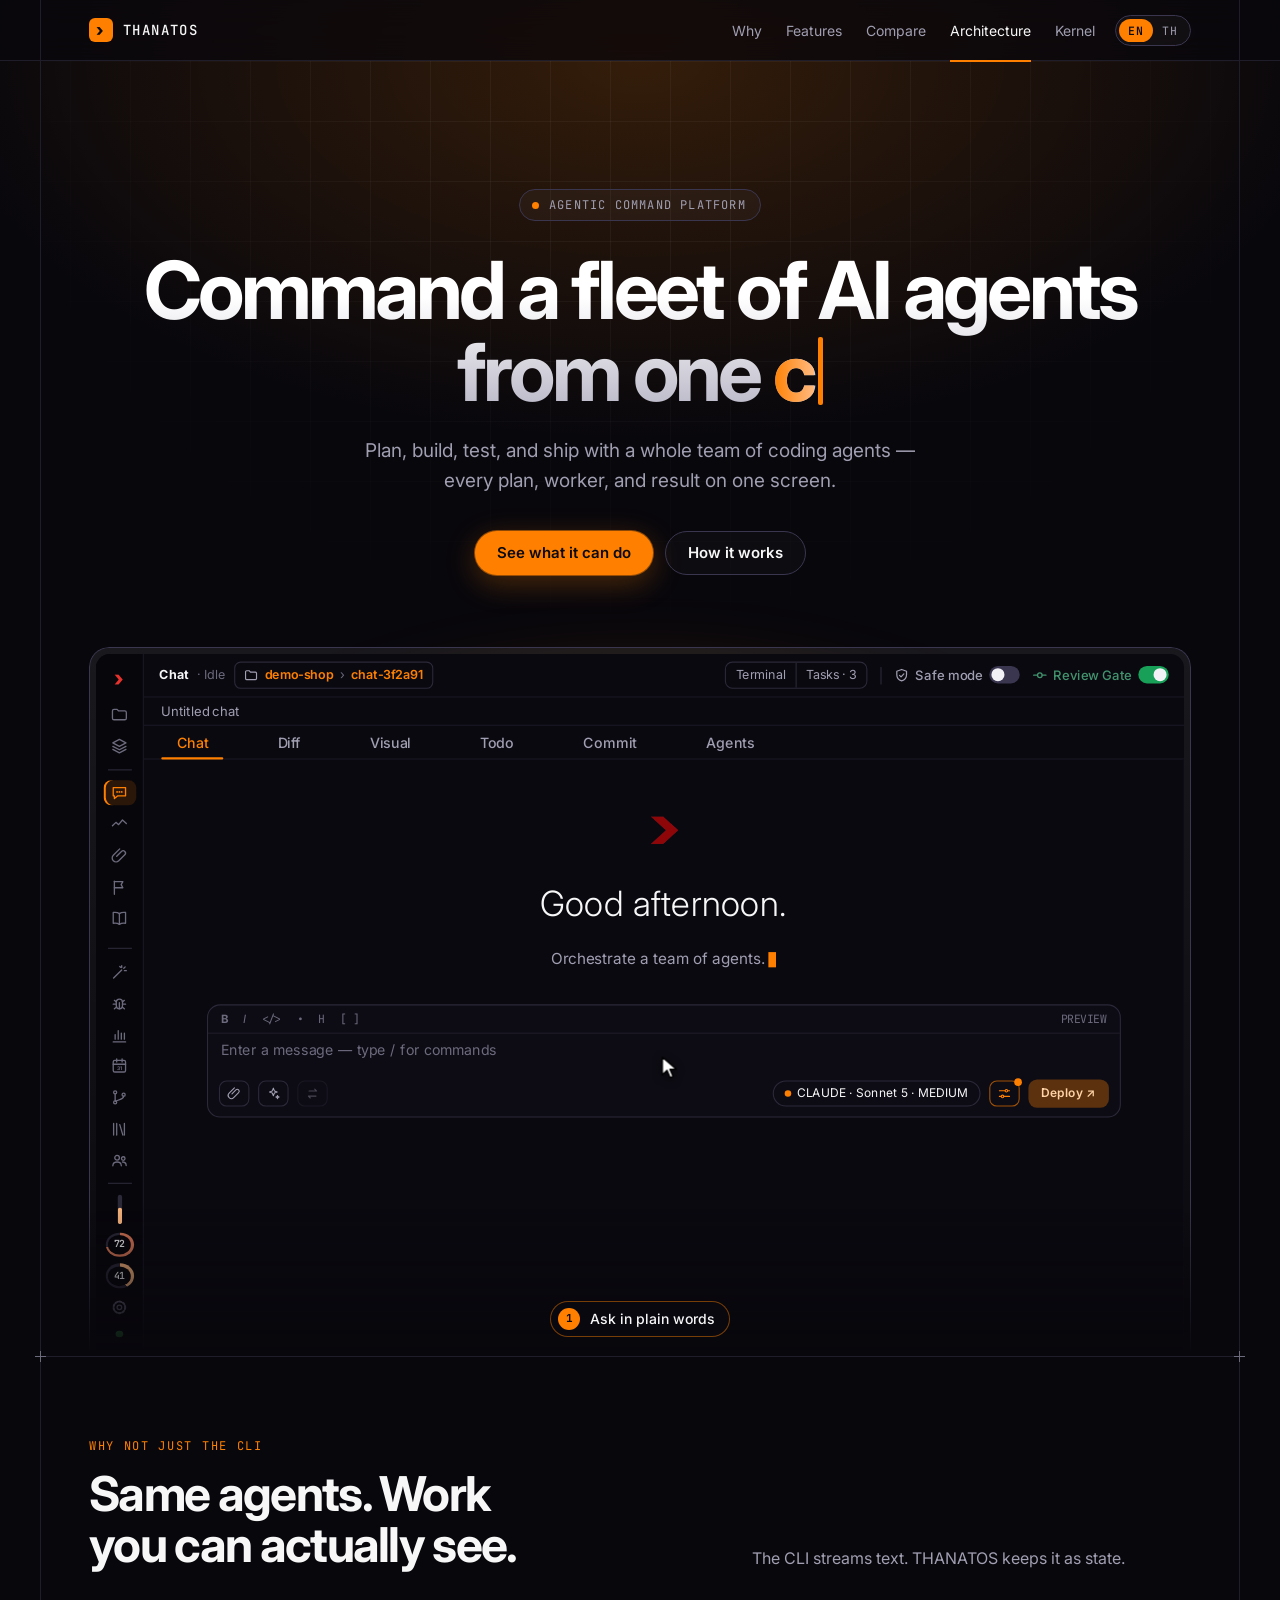
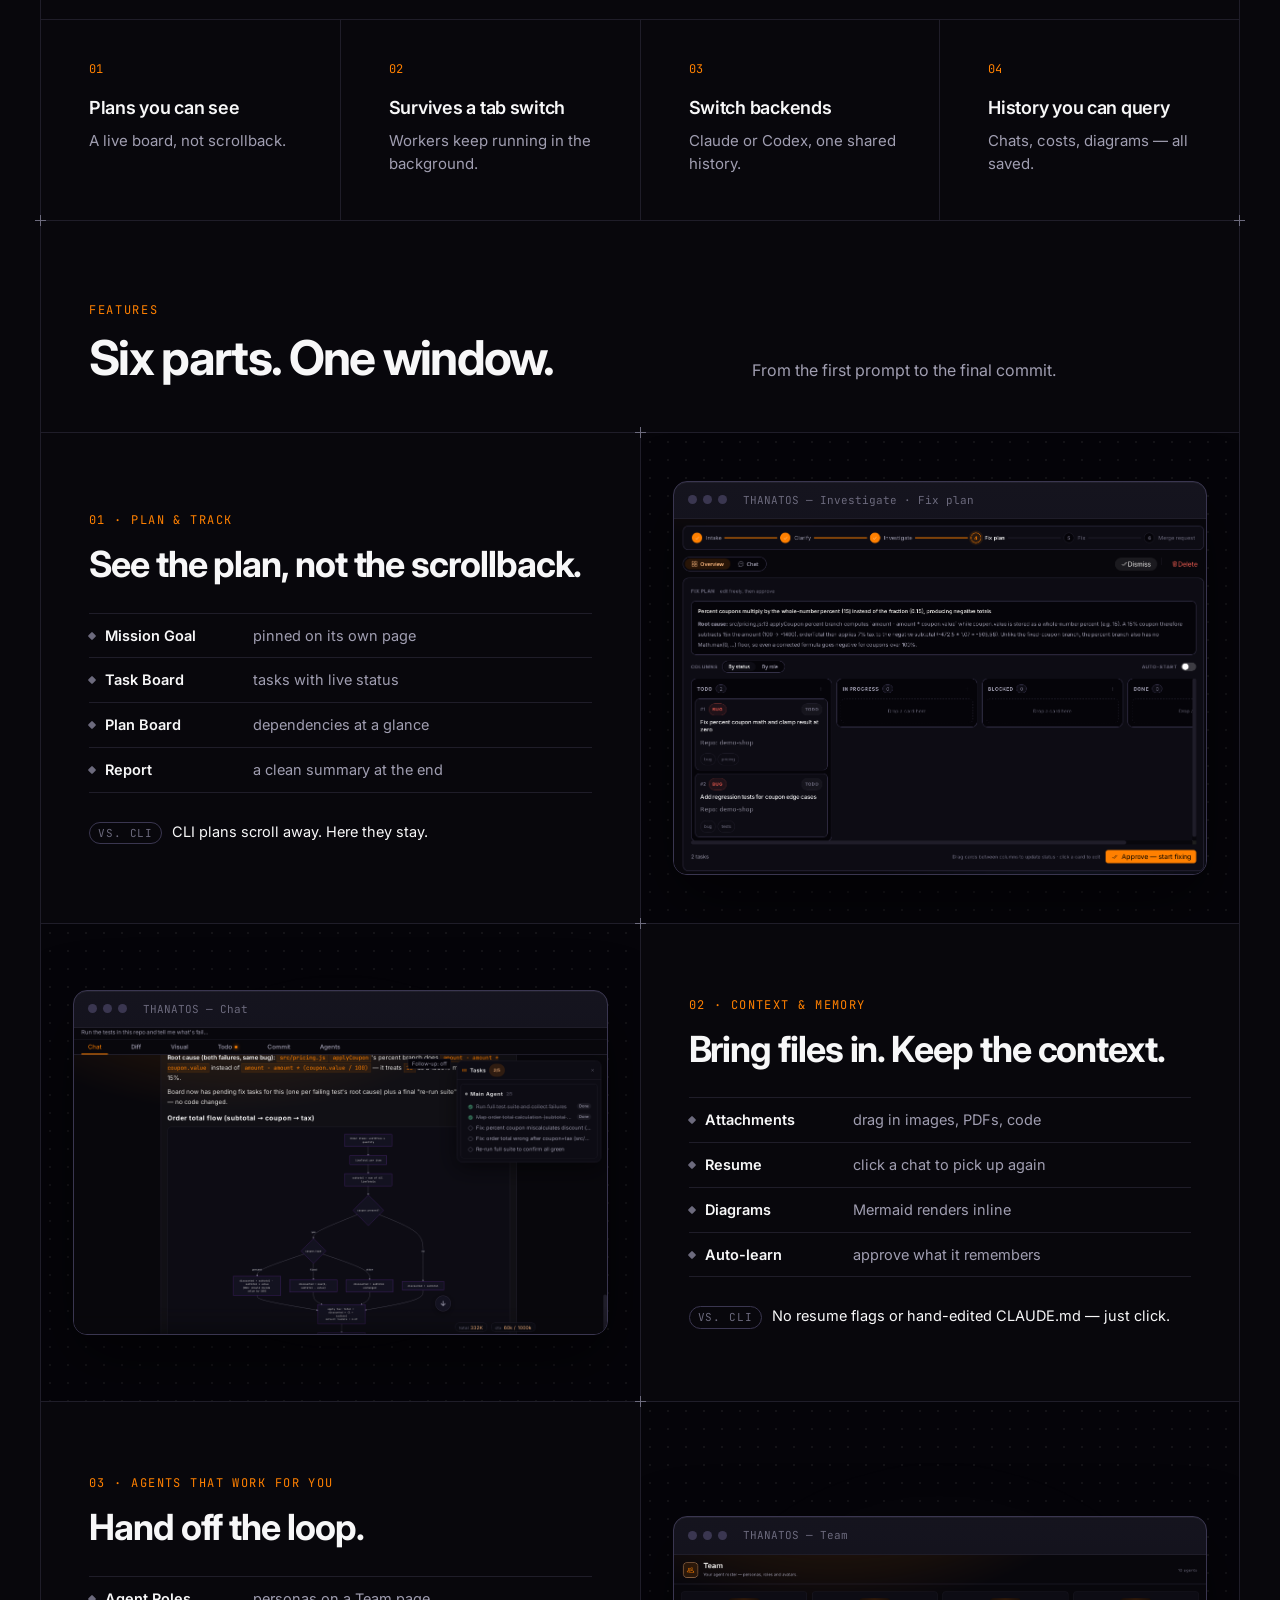
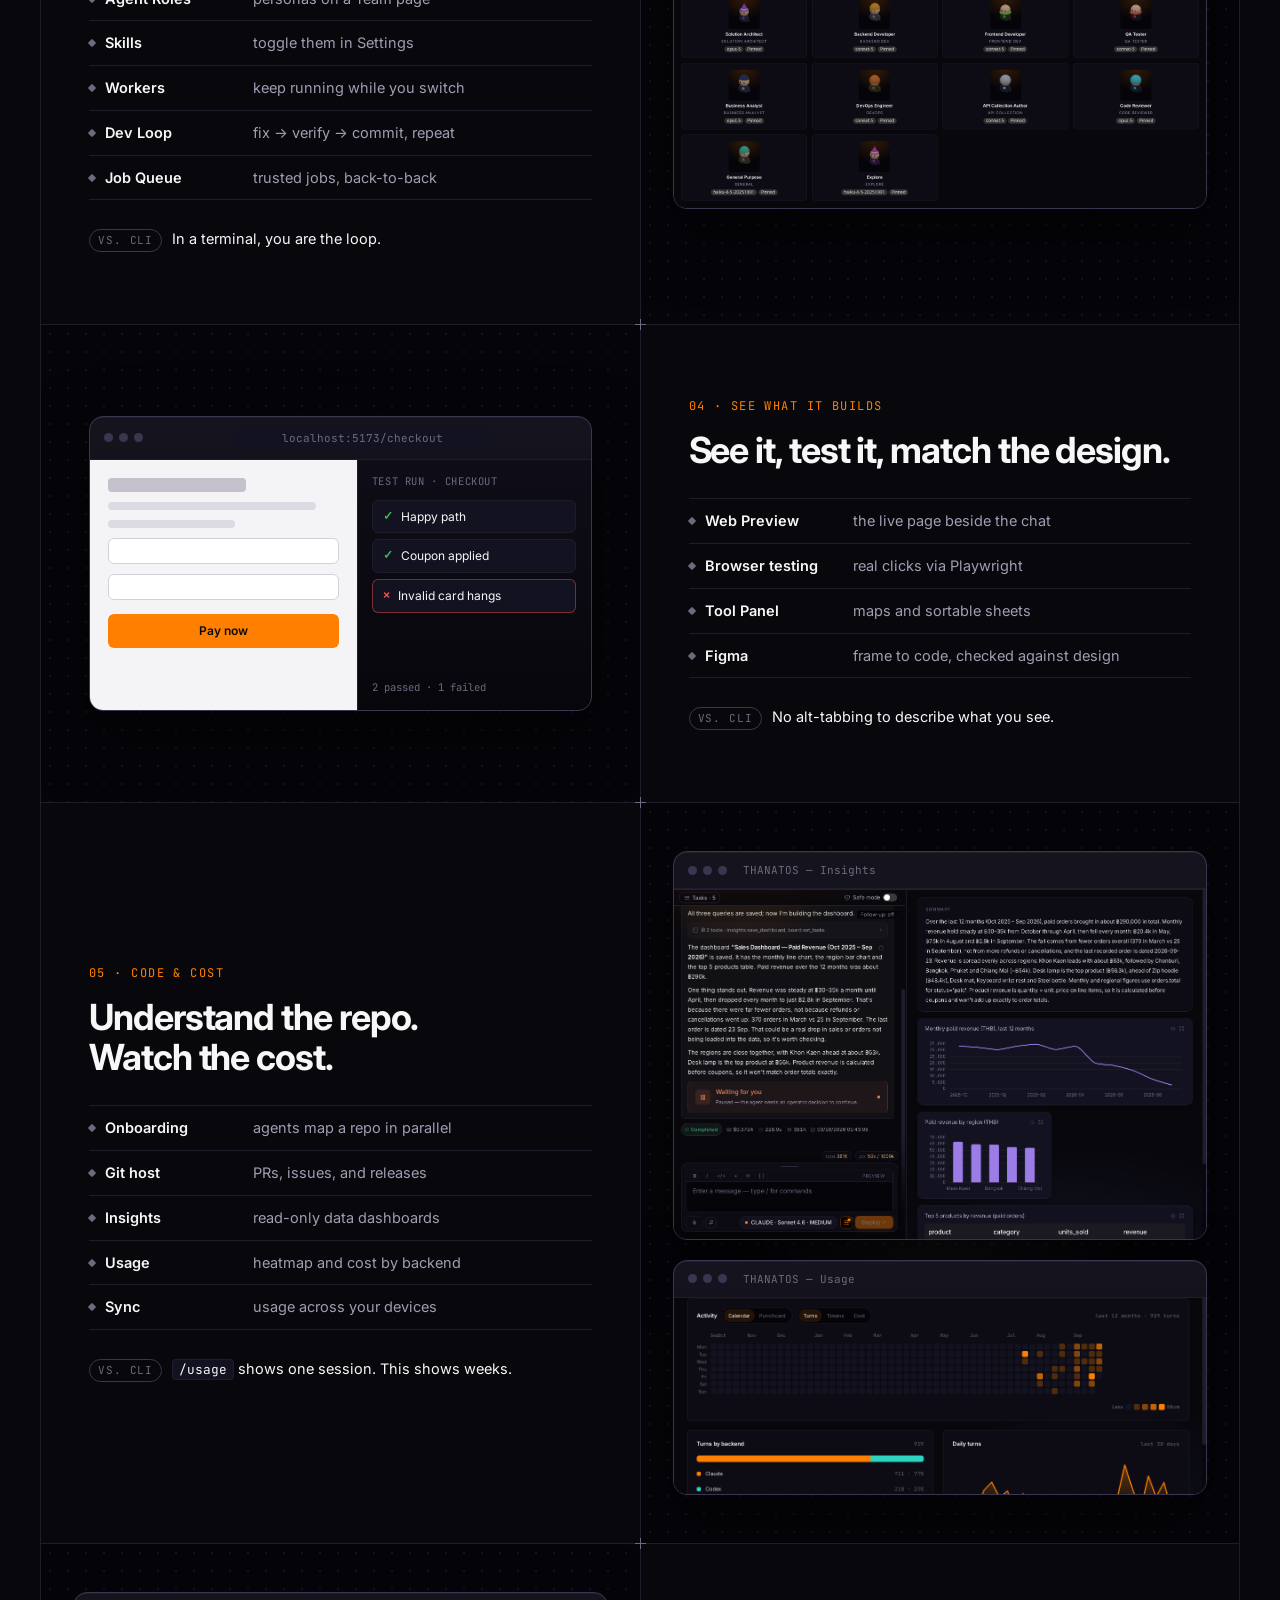
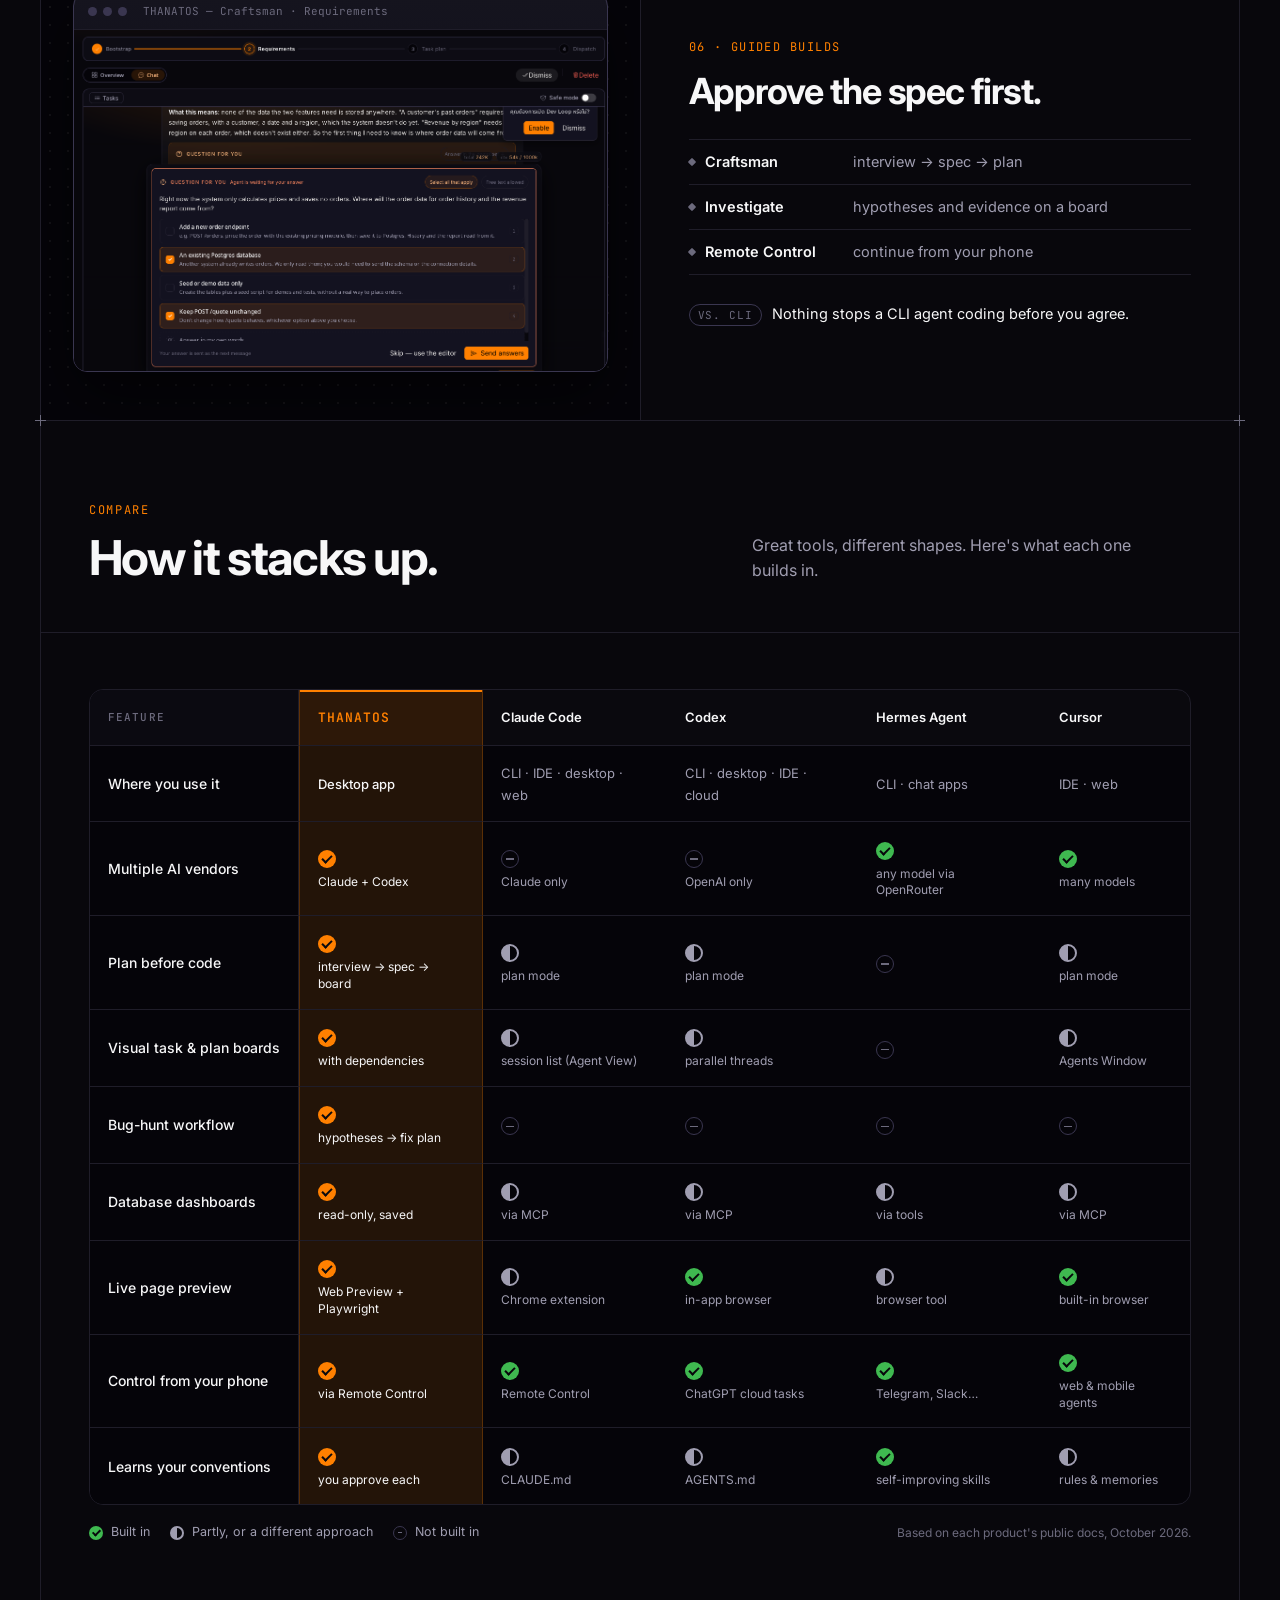
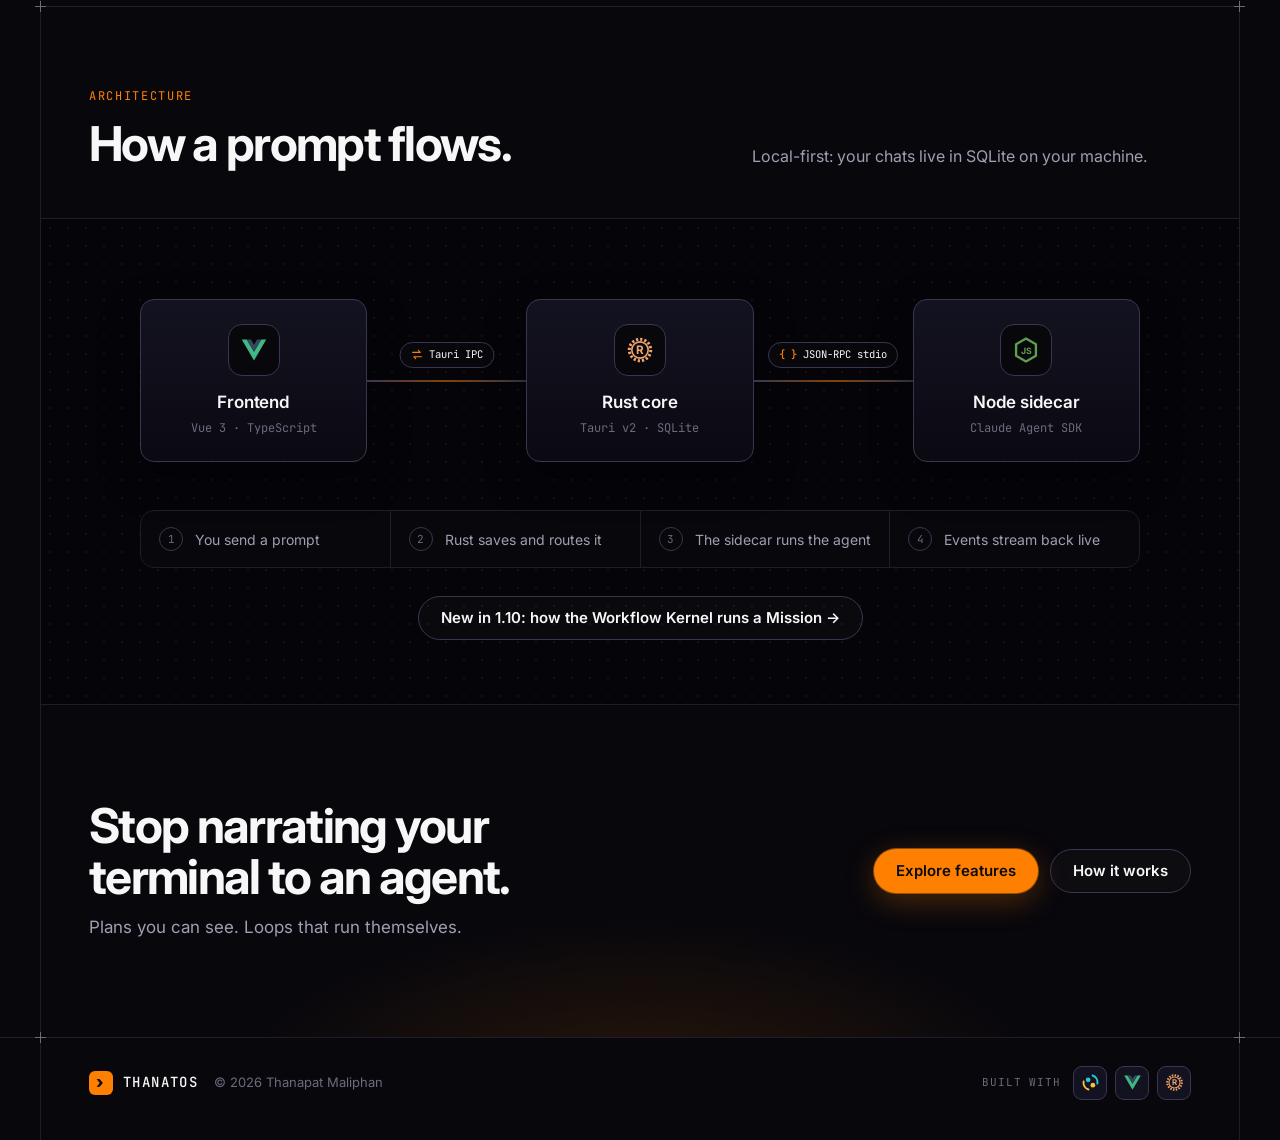
<file: index.html>
<!doctype html>
<html lang="en">
<head>
  <meta charset="utf-8">
  <meta name="viewport" content="width=device-width, initial-scale=1">
  <title>THANATOS — Agentic Command Platform</title>
  <meta name="description" content="Command a fleet of AI agents from one cockpit. Plan, build, test, and ship with a whole team of coding agents.">
  <meta property="og:title" content="THANATOS — Agentic Command Platform">
  <meta property="og:description" content="Command a fleet of AI agents from one cockpit.">
  <meta property="og:image" content="assets/og-image.png">
  <link rel="preconnect" href="https://fonts.googleapis.com">
  <link rel="preconnect" href="https://fonts.gstatic.com" crossorigin>
  <link rel="stylesheet" href="https://fonts.googleapis.com/css2?family=Inter:wght@400;500;600;700&family=IBM+Plex+Sans+Thai:wght@400;500;600;700&family=JetBrains+Mono:wght@400;500&display=swap">
  <link rel="stylesheet" href="assets/tokens.css">
  <link rel="stylesheet" href="styles.css">
  <link rel="stylesheet" href="demo.css">
  <script>document.documentElement.classList.add("js");</script>
</head>
<body>
  <div class="page-glow" aria-hidden="true"></div>

  <nav id="site-nav" aria-label="Primary">
    <div class="nav-inner">
      <a class="nav-logo" href="#hero"><span class="nav-mark" aria-hidden="true">›</span>THANATOS</a>
      <button class="nav-toggle" type="button" aria-controls="primary-nav-links" aria-expanded="false" aria-label="Open navigation" data-i18n-aria="nav.menu">
        <span aria-hidden="true"></span><span aria-hidden="true"></span><span aria-hidden="true"></span>
      </button>
      <div class="nav-links" id="primary-nav-links">
        <a href="#why-not-cli" data-i18n="nav.why">Why</a>
        <a href="#features" data-i18n="nav.features">Features</a>
        <a href="#compare" data-i18n="nav.compare">Compare</a>
        <a href="#architecture" data-i18n="nav.arch">Architecture</a>
        <a href="kernel.html" data-i18n="nav.kernel">Kernel</a>
      </div>
      <div class="lang-switch" role="group" aria-label="Language" data-i18n-aria="lang.label">
        <button type="button" data-lang="en" aria-pressed="true">EN</button>
        <button type="button" data-lang="th" aria-pressed="false">TH</button>
      </div>
    </div>
  </nav>

  <main class="frame">

    <section id="hero" class="hero">
      <div class="hero-grid" aria-hidden="true"></div>
      <div class="hero-inner">
        <p class="hero-eyebrow"><span class="pulse-dot" aria-hidden="true"></span><span data-i18n="hero.eyebrow">Agentic Command Platform</span></p>
        <h1 class="hero-title" data-i18n-aria="hero.aria" aria-label="Command a fleet of AI agents from one cockpit.">
          <span aria-hidden="true"><span data-i18n-html="hero.lead">Command a fleet of AI agents<br> from one </span><span class="type-word" data-i18n-words="hero.words" data-words="cockpit.|command center.|mission control.">cockpit.</span><span class="type-caret"></span></span>
        </h1>
        <p class="hero-sub" data-i18n="hero.sub">Plan, build, test, and ship with a whole team of coding agents&nbsp;— every plan, worker, and result on one screen.</p>
        <div class="hero-cta">
          <a class="btn btn-primary" href="#features" data-i18n="hero.cta1">See what it can do</a>
          <a class="btn btn-ghost" href="#architecture" data-i18n="hero.cta2">How it works</a>
        </div>
      </div>
      <div class="hero-shot-cell">
        <div class="demo-caption" aria-hidden="true"><span class="d-step">1</span><span class="d-caption-text"></span></div>
        <div class="hero-shot-wrap">
          <img class="hero-shot" data-i18n-alt="hero.alt" src="assets/screenshots/app-main.png" alt="THANATOS main chat view with the composer, backend picker, and usage panel" loading="eager" width="1500" height="900">
          <div class="demo" role="img" aria-label="Looping demo: chatting with a THANATOS agent. It sets a Mission Goal and Task board, asks a question in the composer, edits the page live in a web panel, asks permission for a shell command, runs freely after Full access is confirmed, and waits at the Review Gate before committing. With Claude's usage nearly full, it hands the chat off to Codex, which builds a payment flow; the goal recheck flags one unfinished item, and when Codex hits its session limit, Auto-continue counts down to resume." data-i18n-aria="demo.aria">
            <div class="demo-stage">
              <div class="d-rail" aria-hidden="true">
                <span class="d-logo">›</span>
                <span class="d-ri"><svg viewBox="0 0 24 24" fill="none" stroke="currentColor" stroke-width="1.7" stroke-linecap="round" stroke-linejoin="round"><path d="M3 7.5a2 2 0 012-2h4l2 2h8a2 2 0 012 2V17a2 2 0 01-2 2H5a2 2 0 01-2-2z"/></svg></span><span class="d-ri"><svg viewBox="0 0 24 24" fill="none" stroke="currentColor" stroke-width="1.7" stroke-linecap="round" stroke-linejoin="round"><path d="M12 3.5l8.5 4.5L12 12.5 3.5 8z"/><path d="M3.5 12.5L12 17l8.5-4.5"/><path d="M3.5 16.5L12 21l8.5-4.5"/></svg></span>
                <span class="d-rdiv"></span>
                <span class="d-ri on"><svg viewBox="0 0 24 24" fill="none" stroke="currentColor" stroke-width="1.7" stroke-linecap="round" stroke-linejoin="round"><path d="M4 5.5h16v10.5H10l-4.5 3.5V16H4z"/><path d="M9 11h.01M12 11h.01M15 11h.01" stroke-width="2.4"/></svg></span><span class="d-ri"><svg viewBox="0 0 24 24" fill="none" stroke="currentColor" stroke-width="1.7" stroke-linecap="round" stroke-linejoin="round"><path d="M3 14l4.5-4.5 3.5 3 5-6 5 4.5"/></svg></span><span class="d-ri"><svg viewBox="0 0 24 24" fill="none" stroke="currentColor" stroke-width="1.7" stroke-linecap="round" stroke-linejoin="round"><path d="M8.5 12.5l6.2-6.2a3 3 0 014.3 4.3l-7.8 7.8a5 5 0 01-7.1-7.1L12.4 3"/></svg></span><span class="d-ri"><svg viewBox="0 0 24 24" fill="none" stroke="currentColor" stroke-width="1.7" stroke-linecap="round" stroke-linejoin="round"><path d="M5.5 21V4"/><path d="M5.5 4.5h11l-2.2 4 2.2 4h-11"/></svg></span><span class="d-ri"><svg viewBox="0 0 24 24" fill="none" stroke="currentColor" stroke-width="1.7" stroke-linecap="round" stroke-linejoin="round"><path d="M12 6.5C10 5 7 4.5 4 5v14c3-.5 6 0 8 1.5 2-1.5 5-2 8-1.5V5c-3-.5-6 0-8 1.5z"/><path d="M12 6.5V20"/></svg></span>
                <span class="d-spacer"></span>
                <span class="d-rdiv"></span>
                <span class="d-ri"><svg viewBox="0 0 24 24" fill="none" stroke="currentColor" stroke-width="1.7" stroke-linecap="round" stroke-linejoin="round"><path d="M4.5 19.5L15 9"/><path d="M15 3.5v2.5M19.5 5l-1.8 1.8M21 10h-2.5M12.5 4.5l1 1"/></svg></span><span class="d-ri"><svg viewBox="0 0 24 24" fill="none" stroke="currentColor" stroke-width="1.7" stroke-linecap="round" stroke-linejoin="round"><path d="M8 10a4 4 0 018 0v4.5a4 4 0 01-8 0z"/><path d="M12 10.5v8M4 12.5h4M16 12.5h4M5.5 7.5L8 9.5M18.5 7.5L16 9.5M5.5 18.5L8 16.5M18.5 18.5L16 16.5"/></svg></span><span class="d-ri"><svg viewBox="0 0 24 24" fill="none" stroke="currentColor" stroke-width="1.7" stroke-linecap="round" stroke-linejoin="round"><path d="M4 20.5h16"/><path d="M6.5 17V11M10.5 17V6M14.5 17v-8M18.5 17V9"/></svg></span><span class="d-ri"><svg viewBox="0 0 24 24" fill="none" stroke="currentColor" stroke-width="1.7" stroke-linecap="round" stroke-linejoin="round"><rect x="4" y="5" width="16" height="15" rx="2"/><path d="M4 10h16M8.5 3v4M15.5 3v4"/><text x="12" y="18" text-anchor="middle" font-size="6.5" font-weight="700" fill="currentColor" stroke="none" font-family="Inter, sans-serif">31</text></svg></span><span class="d-ri"><svg viewBox="0 0 24 24" fill="none" stroke="currentColor" stroke-width="1.7" stroke-linecap="round" stroke-linejoin="round"><circle cx="6.5" cy="5.5" r="2"/><circle cx="6.5" cy="18.5" r="2"/><circle cx="17.5" cy="8.5" r="2"/><path d="M6.5 7.5v9M17.5 10.5c0 4-5 3.5-10.5 6.5"/></svg></span><span class="d-ri"><svg viewBox="0 0 24 24" fill="none" stroke="currentColor" stroke-width="1.7" stroke-linecap="round" stroke-linejoin="round"><path d="M4.5 5v15M8.5 5v15M12.5 6.5l4 13.5M18.5 5v15"/></svg></span><span class="d-ri"><svg viewBox="0 0 24 24" fill="none" stroke="currentColor" stroke-width="1.7" stroke-linecap="round" stroke-linejoin="round"><circle cx="9" cy="8.5" r="3"/><path d="M3.5 19c0-3 2.5-5 5.5-5s5.5 2 5.5 5"/><circle cx="17" cy="9.5" r="2.3"/><path d="M16 14c2.8 0 4.8 1.8 4.8 4.5"/></svg></span>
                <span class="d-rdiv"></span>
                <span class="d-vbar"><i></i></span><span class="d-ring" data-ring="session"><b></b></span><span class="d-ring" data-ring="weekly"><b></b></span>
                <span class="d-ri"><svg viewBox="0 0 24 24" fill="none" stroke="currentColor" stroke-width="1.7" stroke-linecap="round" stroke-linejoin="round"><circle cx="12" cy="12" r="3"/><circle cx="12" cy="12" r="7.5" stroke-width="2.6" stroke-dasharray="2.6 2.3"/></svg></span>
                <span class="d-online"></span>
              </div>
              <div class="d-main">
                <div class="d-header">
                  <span class="d-title"><b>Chat</b><em>· Idle</em><span class="d-chip"><svg viewBox="0 0 16 16"><path d="M1.8 4.2c0-.7.5-1.2 1.2-1.2h3l1.4 1.5H13c.7 0 1.2.5 1.2 1.2v6.1c0 .7-.5 1.2-1.2 1.2H3c-.7 0-1.2-.5-1.2-1.2z" fill="none" stroke="currentColor" stroke-width="1.3"/></svg>demo-shop<i>›</i><span class="d-chip-id">chat-3f2a91</span></span></span>
                  <span class="d-spacer"></span>
                  <span class="d-hud"><span>Terminal</span><span>Tasks · 3</span></span>
                  <span class="d-sep"></span>
                  <span class="d-switchrow" data-toggle="full"><svg viewBox="0 0 16 16"><path d="M8 1.5l5.5 2v4c0 3.4-2.4 6-5.5 7-3.1-1-5.5-3.6-5.5-7v-4z" fill="none" stroke="currentColor" stroke-width="1.4" stroke-linejoin="round"/><path d="M5.6 8.2l1.7 1.7 3.2-3.4" fill="none" stroke="currentColor" stroke-width="1.4" stroke-linecap="round" stroke-linejoin="round"/></svg><span class="d-switch-label" data-off="Safe mode" data-on="Full access">Safe mode</span><span class="d-switch"><i></i></span></span>
                  <span class="d-switchrow on" data-toggle="gate"><svg viewBox="0 0 16 16"><circle cx="8" cy="8" r="2.6" fill="none" stroke="currentColor" stroke-width="1.4"/><path d="M1 8h4.4M10.6 8H15" stroke="currentColor" stroke-width="1.4" stroke-linecap="round"/></svg><span>Review Gate</span><span class="d-switch"><i></i></span></span>
                </div>
                <div class="d-chat-title">Untitled chat</div>
                <div class="d-tabs"><span class="on">Chat</span><span>Diff</span><span>Visual</span><span>Todo</span><span>Commit</span><span>Agents</span></div>
                <div class="d-body">
                  <div class="d-chat">
                    <div class="d-welcome"><img src="assets/stream-mark.png" alt=""><b class="d-greet">Good evening.</b><p>Orchestrate a team of agents.<i></i></p></div>
                    <div class="d-thread"></div>
                    <div class="d-qc">
                      <div class="d-qc-head"><span class="d-qc-ic">?</span><b>QUESTION FOR YOU</b><em>Agent is waiting for your answer</em><span class="d-qc-chip">Select one</span><span class="d-qc-chip soft">Free text allowed</span></div>
                      <div class="d-qc-prompt" data-demo="question"></div>
                      <div class="d-qc-opts">
                        <div class="d-qc-opt"><span class="d-qc-mark"></span><span class="d-qc-body"><b data-demo="opt1"></b><small data-demo="opt1d"></small></span><em>1</em></div>
                        <div class="d-qc-opt pick"><span class="d-qc-mark"></span><span class="d-qc-body"><b data-demo="opt2"></b><small data-demo="opt2d"></small></span><em>2</em></div>
                        <div class="d-qc-opt"><span class="d-qc-mark"></span><span class="d-qc-body"><b data-demo="opt3"></b><small data-demo="opt3d"></small></span><em>3</em></div>
                        <div class="d-qc-opt free"><span class="d-qc-mark pen">✎</span><span class="d-qc-body"><b>Answer in my own words…</b></span></div>
                      </div>
                      <div class="d-qc-foot"><span>Your answer is sent as the next message</span><span class="d-spacer"></span><span class="d-skip">Skip — use the editor</span><span class="d-btn">➤ Send answers</span></div>
                    </div>
                    <div class="d-limit"><div class="d-limit-text"><strong class="d-limit-count">Resumes in 4:59</strong><span>codex · gpt-5.6-sol · +1 minute safety buffer</span></div><div class="d-limit-actions"><span>Resume now</span><span>Change route…</span><span>Cancel auto-resume</span></div></div>
                    <div class="d-composer">
                      <div class="d-toolbar"><b>B</b><i>I</i><span>&lt;/&gt;</span><span>•</span><span>H</span><span>[ ]</span><span class="d-spacer"></span><span>PREVIEW</span></div>
                      <div class="d-input"><span class="d-placeholder">Enter a message — type / for commands</span><span class="d-typed"></span><span class="d-caret"></span></div>
                      <div class="d-composer-bar"><span class="d-icon-btn"><svg viewBox="0 0 24 24" fill="none" stroke="currentColor" stroke-width="1.7" stroke-linecap="round" stroke-linejoin="round"><path d="M8.5 12.5l6.2-6.2a3 3 0 014.3 4.3l-7.8 7.8a5 5 0 01-7.1-7.1L12.4 3"/></svg></span><span class="d-icon-btn"><svg viewBox="0 0 24 24" fill="none" stroke="currentColor" stroke-width="1.7" stroke-linecap="round" stroke-linejoin="round"><path d="M12 3.5l1.7 4.3 4.3 1.7-4.3 1.7L12 15.5l-1.7-4.3L6 9.5l4.3-1.7z"/><path d="M18.5 15l.7 1.8 1.8.7-1.8.7-.7 1.8-.7-1.8-1.8-.7 1.8-.7z"/></svg></span><span class="d-icon-btn dim" data-handoff><svg viewBox="0 0 24 24" fill="none" stroke="currentColor" stroke-width="1.7" stroke-linecap="round" stroke-linejoin="round"><path d="M6.5 8h12l-3-3"/><path d="M17.5 16h-12l3 3"/></svg></span><span class="d-spacer"></span><span class="d-model"><i></i><span class="d-model-text">CLAUDE · Sonnet 5 · MEDIUM</span></span><span class="d-icon-btn accent"><svg viewBox="0 0 24 24" fill="none" stroke="currentColor" stroke-width="1.7" stroke-linecap="round" stroke-linejoin="round"><path d="M4 7.5h9M17 7.5h3M4 16.5h3M11 16.5h9"/><circle cx="15" cy="7.5" r="2"/><circle cx="9" cy="16.5" r="2"/></svg><i></i></span><span class="d-send">Deploy ↗</span></div>
                    </div>
                  </div>
                  <aside class="d-panel">
                    <div class="d-panel-head"><svg viewBox="0 0 16 16"><circle cx="8" cy="8" r="6" fill="none" stroke="currentColor" stroke-width="1.3"/><path d="M2 8h12M8 2c2 2 2 10 0 12M8 2c-2 2-2 10 0 12" fill="none" stroke="currentColor" stroke-width="1.1"/></svg><b>pricing.html</b><span class="d-spacer"></span><span class="d-x">×</span></div>
                    <div class="d-panel-tool"><span>preview/pricing.html</span><span class="d-spacer"></span><span class="d-reload">↻</span><span class="d-reload">↗</span></div>
                    <div class="d-page">
                      <div class="pg-nav"><b>demo-shop</b><span></span><span></span><span></span></div>
                      <div class="pg-hero"><h4>Simple pricing</h4><p>Pay for what you ship. Cancel anytime.</p></div>
                      <div class="pg-cards">
                        <div class="pg-card c1"><b>Free</b><strong>$0</strong><span></span><span></span><span></span><em>Start</em></div>
                        <div class="pg-card c2"><i>Most popular</i><b>Pro</b><strong>$19</strong><span></span><span></span><span></span><em>Upgrade</em></div>
                        <div class="pg-card c3"><b>Team</b><strong>$49</strong><span></span><span></span><span></span><em>Contact</em></div>
                      </div>
                      <div class="pg-checkout">
                        <div class="pg-co-card">
                          <div class="pg-co-head"><b>Checkout · Pro</b><small>Test mode</small></div>
                          <div class="pg-co-price">$19<small> / month</small></div>
                          <label>Card number<span>4242 4242 4242 4242</span></label>
                          <div class="pg-co-row"><label>Expiry<span>12 / 28</span></label><label>CVC<span>123</span></label></div>
                          <em class="pg-co-pay">Pay $19</em>
                          <div class="pg-co-ok"><span>✓</span><b>Payment successful</b><small>Pro plan is active · receipt sent</small></div>
                        </div>
                      </div>
                    </div>
                  </aside>
                </div>
              </div>
              <div class="d-modal" data-modal="perm">
                <div class="d-modal-card">
                  <div class="d-modal-head"><svg viewBox="0 0 16 16"><path d="M8 1.5l5.5 2v4c0 3.4-2.4 6-5.5 7-3.1-1-5.5-3.6-5.5-7v-4z" fill="none" stroke="currentColor" stroke-width="1.4" stroke-linejoin="round"/><path d="M5.6 8.2l1.7 1.7 3.2-3.4" fill="none" stroke="currentColor" stroke-width="1.4" stroke-linecap="round" stroke-linejoin="round"/></svg><b>Permission request</b></div>
                  <div class="d-modal-rows">
                    <div><span>Tool</span><em class="d-pill">Bash</em></div>
                    <div><span>Target</span><code>$ npx prettier --write preview/pricing.html</code></div>
                    <div><span>Detail</span><code class="d-dim">Format the generated page</code></div>
                  </div>
                  <label class="d-check"><i></i>Auto-allow <b>Bash</b> for the rest of this session</label>
                  <div class="d-modal-actions"><span class="d-deny">× DENY</span><span class="d-allow">✓ ALLOW</span></div>
                </div>
              </div>
              <div class="d-modal" data-modal="bypass">
                <div class="d-modal-card d-bypass">
                  <div class="d-bypass-title">Enable full access</div>
                  <div class="d-bypass-icon"><svg viewBox="0 0 16 16"><path d="M8 1.5l5.5 2v4c0 3.4-2.4 6-5.5 7-3.1-1-5.5-3.6-5.5-7v-4z" fill="none" stroke="currentColor" stroke-width="1.4" stroke-linejoin="round"/><path d="M5.6 8.2l1.7 1.7 3.2-3.4" fill="none" stroke="currentColor" stroke-width="1.4" stroke-linecap="round" stroke-linejoin="round"/></svg></div>
                  <p class="d-bypass-text" data-demo="bypassText"></p>
                  <p class="d-bypass-sub" data-demo="bypassSub"></p>
                  <p class="d-bypass-sub d-tip" data-demo="bypassTip"></p>
                  <div class="d-modal-actions"><span class="d-cancel">Cancel</span><span class="d-confirm">Confirm full access</span></div>
                </div>
              </div>
              <div class="d-modal" data-modal="gate">
                <div class="d-modal-card">
                  <div class="d-modal-head"><svg viewBox="0 0 16 16"><circle cx="8" cy="8" r="2.6" fill="none" stroke="currentColor" stroke-width="1.4"/><path d="M1 8h4.4M10.6 8H15" stroke="currentColor" stroke-width="1.4" stroke-linecap="round"/></svg><b>Agent wants to commit</b></div>
                  <div class="d-modal-rows">
                    <div><span>Command</span><code>git commit -m "feat: add pricing page"</code></div>
                  </div>
                  <p class="d-modal-hint">Review Gate is on for this chat — the agent is paused until you approve or reject this commit. Reject with a reason to send it back for revision.</p>
                  <div class="d-modal-actions"><span class="d-ghost"><svg viewBox="0 0 16 16"><path d="M1.5 8S4 3.5 8 3.5 14.5 8 14.5 8 12 12.5 8 12.5 1.5 8 1.5 8z" fill="none" stroke="currentColor" stroke-width="1.3"/><circle cx="8" cy="8" r="2" fill="none" stroke="currentColor" stroke-width="1.3"/></svg>REVIEW IN DIFF TAB</span><span class="d-allow">✓ APPROVE</span></div>
                </div>
              </div>
              <div class="d-modal" data-modal="handoff">
                <div class="d-modal-card d-handoff">
                  <div class="d-ho-header"><span class="d-ho-ic"><svg viewBox="0 0 24 24" fill="none" stroke="currentColor" stroke-width="1.8" stroke-linecap="round" stroke-linejoin="round"><path d="M6.5 8h12l-3-3"/><path d="M17.5 16h-12l3 3"/></svg></span><span class="d-ho-txt"><b>Switch backend</b><small>Claude → Codex — continue this chat in a new provider session.</small></span></div>
                  <p class="d-ho-copy">Switch to <strong>Codex</strong> using a compact handoff brief. Any running turn will stop first; completed work and the working directory stay intact.</p>
                  <div class="d-ho-config">
                    <div class="d-ho-heading"><span>Target configuration</span><span class="d-ho-summary"></span></div>
                    <div class="d-ho-row"><span>Model</span><span class="d-ho-select"><span class="d-ho-value"></span><i>⌄</i>
                      <span class="d-ho-menu"><span>GPT-5.6 Terra</span><span>GPT-5.6 Sol</span><span>GPT-5.6 Luna</span><span>GPT-5.5</span><span>GPT-5.4 Mini</span></span></span></div>
                    <div class="d-ho-row"><span>Effort</span><span class="d-ho-efforts"><span data-effort="low">LOW</span><span data-effort="medium">MEDIUM</span><span data-effort="high">HIGH</span><span data-effort="xhigh">XHIGH</span><span data-effort="max">MAX</span></span></div>
                  </div>
                  <div class="d-modal-actions"><span class="d-ho-wait">✕ Wait / stop</span><span class="d-ho-go">▶ <span class="d-ho-go-text">Continue with Codex</span></span></div>
                </div>
              </div>
              <div class="d-rtip"></div>
              <div class="d-toast"></div>
              <div class="d-cursor"></div>
            </div>
          </div>
        </div>
      </div>
    </section>

    <section id="why-not-cli">
      <header class="section-head">
        <div>
          <p class="section-eyebrow reveal" data-i18n="why.eyebrow">Why not just the CLI</p>
          <h2 class="section-title reveal" data-i18n="why.title">Same agents. Work you can actually see.</h2>
        </div>
        <p class="section-desc reveal" data-i18n="why.desc">The CLI streams text. THANATOS keeps it as state.</p>
      </header>
      <div class="bento bento-4">
        <div class="bento-cell reveal">
          <span class="cell-num">01</span>
          <h3 data-i18n="why.1.t">Plans you can see</h3>
          <p data-i18n="why.1.d">A live board, not scrollback.</p>
        </div>
        <div class="bento-cell reveal">
          <span class="cell-num">02</span>
          <h3 data-i18n="why.2.t">Survives a tab switch</h3>
          <p data-i18n="why.2.d">Workers keep running in the background.</p>
        </div>
        <div class="bento-cell reveal">
          <span class="cell-num">03</span>
          <h3 data-i18n="why.3.t">Switch backends</h3>
          <p data-i18n="why.3.d">Claude or Codex, one shared history.</p>
        </div>
        <div class="bento-cell reveal">
          <span class="cell-num">04</span>
          <h3 data-i18n="why.4.t">History you can query</h3>
          <p data-i18n="why.4.d">Chats, costs, diagrams — all saved.</p>
        </div>
      </div>
    </section>

    <section id="features">
      <header class="section-head">
        <div>
          <p class="section-eyebrow reveal" data-i18n="features.eyebrow">Features</p>
          <h2 class="section-title reveal" data-i18n="features.title">Six parts. One window.</h2>
        </div>
        <p class="section-desc reveal" data-i18n="features.desc">From the first prompt to the final commit.</p>
      </header>

      <div class="feature-rows">

        <article class="feature-row">
          <div class="feature-text reveal">
            <p class="feature-num" data-i18n="f1.num">01 · Plan &amp; track</p>
            <h3 class="feature-title" data-i18n="f1.title">See the plan, not the scrollback.</h3>
            <ul class="feature-list">
              <li><strong>Mission Goal</strong><span data-i18n="f1.i1">pinned on its own page</span></li>
              <li><strong>Task Board</strong><span data-i18n="f1.i2">tasks with live status</span></li>
              <li><strong>Plan Board</strong><span data-i18n="f1.i3">dependencies at a glance</span></li>
              <li><strong>Report</strong><span data-i18n="f1.i4">a clean summary at the end</span></li>
            </ul>
            <p class="feature-vs"><span class="vs-pill" data-i18n="vs">vs. CLI</span><span data-i18n="f1.vs">CLI plans scroll away. Here they stay.</span></p>
          </div>
          <div class="feature-visual">
            <div class="mock mock-shot reveal">
              <div class="mock-bar"><i></i><i></i><i></i><span>THANATOS — Investigate · Fix plan</span></div>
              <img data-i18n-alt="f1.alt" src="assets/screenshots/app-investigate.png" alt="Investigate fix plan: the root cause in src/pricing.js and a board with two bug cards in Todo, waiting for approval" loading="lazy" width="1133" height="755">
            </div>
          </div>
        </article>

        <article class="feature-row">
          <div class="feature-text reveal">
            <p class="feature-num" data-i18n="f2.num">02 · Context &amp; memory</p>
            <h3 class="feature-title" data-i18n="f2.title">Bring files in. Keep the context.</h3>
            <ul class="feature-list">
              <li><strong>Attachments</strong><span data-i18n="f2.i1">drag in images, PDFs, code</span></li>
              <li><strong>Resume</strong><span data-i18n="f2.i2">click a chat to pick up again</span></li>
              <li><strong>Diagrams</strong><span data-i18n="f2.i3">Mermaid renders inline</span></li>
              <li><strong>Auto-learn</strong><span data-i18n="f2.i4">approve what it remembers</span></li>
            </ul>
            <p class="feature-vs"><span class="vs-pill" data-i18n="vs">vs. CLI</span><span data-i18n="f2.vs">No resume flags or hand-edited CLAUDE.md — just click.</span></p>
          </div>
          <div class="feature-visual">
            <div class="mock mock-shot reveal">
              <div class="mock-bar"><i></i><i></i><i></i><span>THANATOS — Chat</span></div>
              <img data-i18n-alt="f2.alt" src="assets/screenshots/app-chat-diagram.png" alt="A chat where the agent explains the failing tests and renders a Mermaid flowchart of the order-total calculation, with the task board beside it" loading="lazy" width="1148" height="660">
            </div>
          </div>
        </article>

        <article class="feature-row">
          <div class="feature-text reveal">
            <p class="feature-num" data-i18n="f3.num">03 · Agents that work for you</p>
            <h3 class="feature-title" data-i18n="f3.title">Hand off the loop.</h3>
            <ul class="feature-list">
              <li><strong>Agent Roles</strong><span data-i18n="f3.i1">personas on a Team page</span></li>
              <li><strong>Skills</strong><span data-i18n="f3.i2">toggle them in Settings</span></li>
              <li><strong>Workers</strong><span data-i18n="f3.i3">keep running while you switch</span></li>
              <li><strong>Dev Loop</strong><span data-i18n="f3.i4">fix → verify → commit, repeat</span></li>
              <li><strong>Job Queue</strong><span data-i18n="f3.i5">trusted jobs, back-to-back</span></li>
            </ul>
            <p class="feature-vs"><span class="vs-pill" data-i18n="vs">vs. CLI</span><span data-i18n="f3.vs">In a terminal, you are the loop.</span></p>
          </div>
          <div class="feature-visual">
            <div class="mock mock-shot reveal">
              <div class="mock-bar"><i></i><i></i><i></i><span>THANATOS — Team</span></div>
              <img data-i18n-alt="f3.alt" src="assets/screenshots/app-team.png" alt="Team view: ten agent roles such as Solution Architect, Backend Developer, QA Tester, and Code Reviewer, each with an avatar and model" loading="lazy" width="1448" height="690">
            </div>
          </div>
        </article>

        <article class="feature-row">
          <div class="feature-text reveal">
            <p class="feature-num" data-i18n="f4.num">04 · See what it builds</p>
            <h3 class="feature-title" data-i18n="f4.title">See it, test it, match the design.</h3>
            <ul class="feature-list">
              <li><strong>Web Preview</strong><span data-i18n="f4.i1">the live page beside the chat</span></li>
              <li><strong>Browser testing</strong><span data-i18n="f4.i2">real clicks via Playwright</span></li>
              <li><strong>Tool Panel</strong><span data-i18n="f4.i3">maps and sortable sheets</span></li>
              <li><strong>Figma</strong><span data-i18n="f4.i4">frame to code, checked against design</span></li>
            </ul>
            <p class="feature-vs"><span class="vs-pill" data-i18n="vs">vs. CLI</span><span data-i18n="f4.vs">No alt-tabbing to describe what you see.</span></p>
          </div>
          <div class="feature-visual" aria-hidden="true">
            <div class="mock reveal">
              <div class="mock-bar"><i></i><i></i><i></i><span class="url-pill">localhost:5173/checkout</span></div>
              <div class="browser">
                <div class="page">
                  <div class="sk sk-title"></div>
                  <div class="sk sk-line"></div>
                  <div class="sk sk-line short"></div>
                  <div class="sk-field"></div>
                  <div class="sk-field"></div>
                  <div class="sk-btn" data-i18n="f4.pay">Pay now</div>
                </div>
                <div class="tests">
                  <div class="tests-head" data-i18n="f4.tests">Test run · checkout</div>
                  <div class="test pass" data-i18n="f4.t1">Happy path</div>
                  <div class="test pass" data-i18n="f4.t2">Coupon applied</div>
                  <div class="test fail" data-i18n="f4.t3">Invalid card hangs</div>
                  <div class="tests-foot" data-i18n="f4.tfoot">2 passed · 1 failed</div>
                </div>
              </div>
            </div>
          </div>
        </article>

        <article class="feature-row">
          <div class="feature-text reveal">
            <p class="feature-num" data-i18n="f5.num">05 · Code &amp; cost</p>
            <h3 class="feature-title" data-i18n="f5.title">Understand the repo. Watch the cost.</h3>
            <ul class="feature-list">
              <li><strong>Onboarding</strong><span data-i18n="f5.i1">agents map a repo in parallel</span></li>
              <li><strong>Git host</strong><span data-i18n="f5.i2">PRs, issues, and releases</span></li>
              <li><strong>Insights</strong><span data-i18n="f5.i3">read-only data dashboards</span></li>
              <li><strong>Usage</strong><span data-i18n="f5.i4">heatmap and cost by backend</span></li>
              <li><strong>Sync</strong><span data-i18n="f5.i5">usage across your devices</span></li>
            </ul>
            <p class="feature-vs"><span class="vs-pill" data-i18n="vs">vs. CLI</span><span data-i18n-html="f5.vs"><code>/usage</code> shows one session. This shows weeks.</span></p>
          </div>
          <div class="feature-visual">
            <div class="shot-stack">
              <div class="mock mock-shot reveal">
                <div class="mock-bar"><i></i><i></i><i></i><span>THANATOS — Insights</span></div>
                <img data-i18n-alt="f5.alt1" src="assets/screenshots/app-insights.png" alt="Insights: the agent explains a year of sales next to a saved dashboard with a summary, a monthly revenue line chart, revenue by region, and top products" loading="lazy" width="1197" height="785">
              </div>
              <div class="mock mock-shot reveal">
                <div class="mock-bar"><i></i><i></i><i></i><span>THANATOS — Usage</span></div>
                <img data-i18n-alt="f5.alt2" src="assets/screenshots/app-usage.png" alt="Usage view: a 12-month activity heatmap, turns split by backend between Claude and Codex, and a daily-turns chart" loading="lazy" width="1148" height="422">
              </div>
            </div>
          </div>
        </article>

        <article class="feature-row">
          <div class="feature-text reveal">
            <p class="feature-num" data-i18n="f6.num">06 · Guided builds</p>
            <h3 class="feature-title" data-i18n="f6.title">Approve the spec first.</h3>
            <ul class="feature-list">
              <li><strong>Craftsman</strong><span data-i18n="f6.i1">interview → spec → plan</span></li>
              <li><strong>Investigate</strong><span data-i18n="f6.i2">hypotheses and evidence on a board</span></li>
              <li><strong>Remote Control</strong><span data-i18n="f6.i3">continue from your phone</span></li>
            </ul>
            <p class="feature-vs"><span class="vs-pill" data-i18n="vs">vs. CLI</span><span data-i18n="f6.vs">Nothing stops a CLI agent coding before you agree.</span></p>
          </div>
          <div class="feature-visual">
            <div class="mock mock-shot reveal">
              <div class="mock-bar"><i></i><i></i><i></i><span>THANATOS — Craftsman · Requirements</span></div>
              <img data-i18n-alt="f6.alt" src="assets/screenshots/app-craftsman-question.png" alt="Craftsman interview: the agent asks where order data will come from, with multiple-choice answers before any planning starts" loading="lazy" width="1133" height="725">
            </div>
          </div>
        </article>

      </div>
    </section>

    <section id="compare">
      <header class="section-head">
        <div>
          <p class="section-eyebrow reveal" data-i18n="cmp.eyebrow">Compare</p>
          <h2 class="section-title reveal" data-i18n="cmp.title">How it stacks up.</h2>
        </div>
        <p class="section-desc reveal" data-i18n="cmp.desc">Great tools, different shapes. Here's what each one builds in.</p>
      </header>
      <div class="cmp-cell">
        <p class="cmp-swipe" aria-hidden="true" data-i18n="cmp.swipe">Swipe to compare →</p>
        <div class="cmp-scroll reveal" tabindex="0" role="region" aria-label="Feature comparison table" data-i18n-aria="cmp.region">
          <table class="cmp">
            <caption class="sr-only" data-i18n="cmp.caption">THANATOS compared with Claude Code, Codex, Hermes Agent, and Cursor</caption>
            <thead>
              <tr>
                <th scope="col" class="cmp-feature-h" data-i18n="cmp.h.feature">Feature</th>
                <th scope="col" class="cmp-us">THANATOS</th>
                <th scope="col">Claude Code</th>
                <th scope="col">Codex</th>
                <th scope="col">Hermes Agent</th>
                <th scope="col">Cursor</th>
              </tr>
            </thead>
            <tbody>
              <tr>
                <th scope="row" data-i18n="cmp.r.ui">Where you use it</th>
                <td class="cmp-us"><span class="cmp-text" data-i18n="cmp.ui.us">Desktop app</span></td>
                <td><span class="cmp-text">CLI · IDE · desktop · web</span></td>
                <td><span class="cmp-text">CLI · desktop · IDE · cloud</span></td>
                <td><span class="cmp-text" data-i18n="cmp.ui.hermes">CLI · chat apps</span></td>
                <td><span class="cmp-text">IDE · web</span></td>
              </tr>
              <tr>
                <th scope="row" data-i18n="cmp.r.vendors">Multiple AI vendors</th>
                <td class="cmp-us"><span class="mark yes"><span class="sr-only" data-i18n="cmp.yes">Yes</span></span><small>Claude + Codex</small></td>
                <td><span class="mark no"><span class="sr-only" data-i18n="cmp.no">No</span></span><small data-i18n="cmp.claude.only">Claude only</small></td>
                <td><span class="mark no"><span class="sr-only" data-i18n="cmp.no">No</span></span><small data-i18n="cmp.openai.only">OpenAI only</small></td>
                <td><span class="mark yes"><span class="sr-only" data-i18n="cmp.yes">Yes</span></span><small data-i18n="cmp.any.model">any model via OpenRouter</small></td>
                <td><span class="mark yes"><span class="sr-only" data-i18n="cmp.yes">Yes</span></span><small data-i18n="cmp.many.models">many models</small></td>
              </tr>
              <tr>
                <th scope="row" data-i18n="cmp.r.plan">Plan before code</th>
                <td class="cmp-us"><span class="mark yes"><span class="sr-only" data-i18n="cmp.yes">Yes</span></span><small data-i18n="cmp.plan.us">interview → spec → board</small></td>
                <td><span class="mark part"><span class="sr-only" data-i18n="cmp.part">Partly</span></span><small>plan mode</small></td>
                <td><span class="mark part"><span class="sr-only" data-i18n="cmp.part">Partly</span></span><small>plan mode</small></td>
                <td><span class="mark no"><span class="sr-only" data-i18n="cmp.no">No</span></span></td>
                <td><span class="mark part"><span class="sr-only" data-i18n="cmp.part">Partly</span></span><small>plan mode</small></td>
              </tr>
              <tr>
                <th scope="row" data-i18n="cmp.r.boards">Visual task &amp; plan boards</th>
                <td class="cmp-us"><span class="mark yes"><span class="sr-only" data-i18n="cmp.yes">Yes</span></span><small data-i18n="cmp.boards.us">with dependencies</small></td>
                <td><span class="mark part"><span class="sr-only" data-i18n="cmp.part">Partly</span></span><small data-i18n="cmp.boards.cc">session list (Agent View)</small></td>
                <td><span class="mark part"><span class="sr-only" data-i18n="cmp.part">Partly</span></span><small data-i18n="cmp.boards.codex">parallel threads</small></td>
                <td><span class="mark no"><span class="sr-only" data-i18n="cmp.no">No</span></span></td>
                <td><span class="mark part"><span class="sr-only" data-i18n="cmp.part">Partly</span></span><small>Agents Window</small></td>
              </tr>
              <tr>
                <th scope="row" data-i18n="cmp.r.bugs">Bug-hunt workflow</th>
                <td class="cmp-us"><span class="mark yes"><span class="sr-only" data-i18n="cmp.yes">Yes</span></span><small data-i18n="cmp.bugs.us">hypotheses → fix plan</small></td>
                <td><span class="mark no"><span class="sr-only" data-i18n="cmp.no">No</span></span></td>
                <td><span class="mark no"><span class="sr-only" data-i18n="cmp.no">No</span></span></td>
                <td><span class="mark no"><span class="sr-only" data-i18n="cmp.no">No</span></span></td>
                <td><span class="mark no"><span class="sr-only" data-i18n="cmp.no">No</span></span></td>
              </tr>
              <tr>
                <th scope="row" data-i18n="cmp.r.data">Database dashboards</th>
                <td class="cmp-us"><span class="mark yes"><span class="sr-only" data-i18n="cmp.yes">Yes</span></span><small data-i18n="cmp.data.us">read-only, saved</small></td>
                <td><span class="mark part"><span class="sr-only" data-i18n="cmp.part">Partly</span></span><small data-i18n="cmp.via.mcp">via MCP</small></td>
                <td><span class="mark part"><span class="sr-only" data-i18n="cmp.part">Partly</span></span><small data-i18n="cmp.via.mcp">via MCP</small></td>
                <td><span class="mark part"><span class="sr-only" data-i18n="cmp.part">Partly</span></span><small data-i18n="cmp.via.tools">via tools</small></td>
                <td><span class="mark part"><span class="sr-only" data-i18n="cmp.part">Partly</span></span><small data-i18n="cmp.via.mcp">via MCP</small></td>
              </tr>
              <tr>
                <th scope="row" data-i18n="cmp.r.browser">Live page preview</th>
                <td class="cmp-us"><span class="mark yes"><span class="sr-only" data-i18n="cmp.yes">Yes</span></span><small>Web Preview + Playwright</small></td>
                <td><span class="mark part"><span class="sr-only" data-i18n="cmp.part">Partly</span></span><small data-i18n="cmp.browser.cc">Chrome extension</small></td>
                <td><span class="mark yes"><span class="sr-only" data-i18n="cmp.yes">Yes</span></span><small data-i18n="cmp.browser.inapp">in-app browser</small></td>
                <td><span class="mark part"><span class="sr-only" data-i18n="cmp.part">Partly</span></span><small data-i18n="cmp.browser.tool">browser tool</small></td>
                <td><span class="mark yes"><span class="sr-only" data-i18n="cmp.yes">Yes</span></span><small data-i18n="cmp.browser.builtin">built-in browser</small></td>
              </tr>
              <tr>
                <th scope="row" data-i18n="cmp.r.remote">Control from your phone</th>
                <td class="cmp-us"><span class="mark yes"><span class="sr-only" data-i18n="cmp.yes">Yes</span></span><small data-i18n="cmp.remote.us">via Remote Control</small></td>
                <td><span class="mark yes"><span class="sr-only" data-i18n="cmp.yes">Yes</span></span><small>Remote Control</small></td>
                <td><span class="mark yes"><span class="sr-only" data-i18n="cmp.yes">Yes</span></span><small data-i18n="cmp.remote.codex">ChatGPT cloud tasks</small></td>
                <td><span class="mark yes"><span class="sr-only" data-i18n="cmp.yes">Yes</span></span><small data-i18n="cmp.remote.hermes">Telegram, Slack…</small></td>
                <td><span class="mark yes"><span class="sr-only" data-i18n="cmp.yes">Yes</span></span><small data-i18n="cmp.remote.cursor">web &amp; mobile agents</small></td>
              </tr>
              <tr>
                <th scope="row" data-i18n="cmp.r.memory">Learns your conventions</th>
                <td class="cmp-us"><span class="mark yes"><span class="sr-only" data-i18n="cmp.yes">Yes</span></span><small data-i18n="cmp.memory.us">you approve each</small></td>
                <td><span class="mark part"><span class="sr-only" data-i18n="cmp.part">Partly</span></span><small>CLAUDE.md</small></td>
                <td><span class="mark part"><span class="sr-only" data-i18n="cmp.part">Partly</span></span><small>AGENTS.md</small></td>
                <td><span class="mark yes"><span class="sr-only" data-i18n="cmp.yes">Yes</span></span><small data-i18n="cmp.memory.hermes">self-improving skills</small></td>
                <td><span class="mark part"><span class="sr-only" data-i18n="cmp.part">Partly</span></span><small data-i18n="cmp.memory.cursor">rules &amp; memories</small></td>
              </tr>
            </tbody>
          </table>
        </div>
        <div class="cmp-foot">
          <ul class="cmp-legend">
            <li><span class="mark yes" aria-hidden="true"></span><span data-i18n="cmp.legend.yes">Built in</span></li>
            <li><span class="mark part" aria-hidden="true"></span><span data-i18n="cmp.legend.part">Partly, or a different approach</span></li>
            <li><span class="mark no" aria-hidden="true"></span><span data-i18n="cmp.legend.no">Not built in</span></li>
          </ul>
          <p class="cmp-note" data-i18n="cmp.note">Based on each product's public docs, October 2026.</p>
        </div>
      </div>
    </section>

    <section id="architecture">
      <header class="section-head">
        <div>
          <p class="section-eyebrow reveal" data-i18n="arch.eyebrow">Architecture</p>
          <h2 class="section-title reveal" data-i18n="arch.title">How a prompt flows.</h2>
        </div>
        <p class="section-desc reveal" data-i18n="arch.desc">Local-first: your chats live in SQLite on your machine.</p>
      </header>

      <div class="flow-cell">
        <div class="flow" data-i18n-aria="arch.aria" aria-label="Frontend sends a prompt over Tauri IPC to the Rust core, which forwards it over JSON-RPC stdio to the Node.js sidecar; events stream back the same way." role="img">
          <div class="flow-node node-a">
            <div class="flow-icon">
              <svg viewBox="0 0 24 24" aria-hidden="true"><path fill="#41b883" d="M1.5 3h4.3L12 13.6 18.2 3h4.3L12 21z"/><path fill="#35495e" d="M5.8 3h3.6L12 7.4 14.6 3h3.6L12 13.6z"/></svg>
            </div>
            <h3>Frontend</h3>
            <p class="flow-stack">Vue 3 · TypeScript</p>
          </div>

          <div class="flow-wire wire-1">
            <span class="wire-label"><svg viewBox="0 0 24 24" aria-hidden="true"><path d="M4 8h14l-3.5-3.5M20 16H6l3.5 3.5" fill="none" stroke="currentColor" stroke-width="2" stroke-linecap="round" stroke-linejoin="round"/></svg>Tauri IPC</span>
            <span class="packet fwd"></span>
            <span class="packet back"></span>
          </div>

          <div class="flow-node node-b">
            <div class="flow-icon">
              <svg viewBox="0 0 24 24" aria-hidden="true"><circle cx="12" cy="12" r="9.2" fill="none" stroke="currentColor" stroke-width="2.6" stroke-dasharray="1.9 1.7"/><circle cx="12" cy="12" r="7" fill="none" stroke="currentColor" stroke-width="1.4"/><text x="12" y="15.6" text-anchor="middle" font-size="10" font-weight="700" font-family="Inter, sans-serif" fill="currentColor">R</text></svg>
            </div>
            <h3>Rust core</h3>
            <p class="flow-stack">Tauri v2 · SQLite</p>
          </div>

          <div class="flow-wire wire-2">
            <span class="wire-label"><span class="braces" aria-hidden="true">{ }</span>JSON-RPC stdio</span>
            <span class="packet fwd"></span>
            <span class="packet back"></span>
          </div>

          <div class="flow-node node-c">
            <div class="flow-icon">
              <svg viewBox="0 0 24 24" aria-hidden="true"><path d="M12 2.2l8.5 4.9v9.8L12 21.8l-8.5-4.9V7.1z" fill="none" stroke="#5fa04e" stroke-width="2" stroke-linejoin="round"/><text x="12" y="15.2" text-anchor="middle" font-size="7.5" font-weight="700" font-family="Inter, sans-serif" fill="#5fa04e">JS</text></svg>
            </div>
            <h3>Node sidecar</h3>
            <p class="flow-stack">Claude Agent SDK</p>
          </div>
        </div>

        <ol class="flow-steps">
          <li class="reveal"><span class="step-num">1</span><span data-i18n="arch.s1">You send a prompt</span></li>
          <li class="reveal"><span class="step-num">2</span><span data-i18n="arch.s2">Rust saves and routes it</span></li>
          <li class="reveal"><span class="step-num">3</span><span data-i18n="arch.s3">The sidecar runs the agent</span></li>
          <li class="reveal"><span class="step-num">4</span><span data-i18n="arch.s4">Events stream back live</span></li>
        </ol>
        <p class="flow-more reveal"><a class="btn btn-ghost" href="kernel.html" data-i18n="arch.kernel">New in 1.10: how the Workflow Kernel runs a Mission →</a></p>
      </div>
    </section>

    <section id="cta" class="cta">
      <div class="cta-text reveal">
        <h2 data-i18n="cta.title">Stop narrating your terminal to an agent.</h2>
        <p data-i18n="cta.sub">Plans you can see. Loops that run themselves.</p>
      </div>
      <div class="cta-actions reveal">
        <a class="btn btn-primary" href="#features" data-i18n="cta.btn1">Explore features</a>
        <a class="btn btn-ghost" href="#architecture" data-i18n="cta.btn2">How it works</a>
      </div>
    </section>

  </main>

  <footer>
    <div class="footer-inner">
      <div class="footer-brand">
        <span class="nav-logo"><span class="nav-mark" aria-hidden="true">›</span>THANATOS</span>
        <span class="footer-copy">© <span data-current-year>2026</span> Thanapat Maliphan</span>
      </div>
      <div class="footer-stack">
        <span class="footer-stack-label" data-i18n="footer.built">Built with</span>
        <ul class="stack-icons">
          <li title="Tauri v2">
            <svg viewBox="0 0 24 24" role="img" aria-label="Tauri v2"><path d="M14.6 3.2a8.8 8.8 0 0 1 6.1 10.2" fill="none" stroke="#24c8db" stroke-width="2.4" stroke-linecap="round"/><path d="M9.4 20.8a8.8 8.8 0 0 1-6.1-10.2" fill="none" stroke="#ffc131" stroke-width="2.4" stroke-linecap="round"/><circle cx="9" cy="8.6" r="3" fill="#24c8db"/><circle cx="15" cy="15.4" r="3" fill="#ffc131"/></svg>
          </li>
          <li title="Vue 3">
            <svg viewBox="0 0 24 24" role="img" aria-label="Vue 3"><path fill="#41b883" d="M1.5 3h4.3L12 13.6 18.2 3h4.3L12 21z"/><path fill="#35495e" d="M5.8 3h3.6L12 7.4 14.6 3h3.6L12 13.6z"/></svg>
          </li>
          <li title="Rust">
            <svg viewBox="0 0 24 24" role="img" aria-label="Rust"><circle cx="12" cy="12" r="9.2" fill="none" stroke="#f0a46b" stroke-width="2.6" stroke-dasharray="1.9 1.7"/><circle cx="12" cy="12" r="7" fill="none" stroke="#f0a46b" stroke-width="1.4"/><text x="12" y="15.6" text-anchor="middle" font-size="10" font-weight="700" font-family="Inter, sans-serif" fill="#f0a46b">R</text></svg>
          </li>
        </ul>
      </div>
    </div>
  </footer>

  <script src="i18n.js"></script>
  <script src="script.js"></script>
  <script src="demo.js"></script>
</body>
</html>
</file>
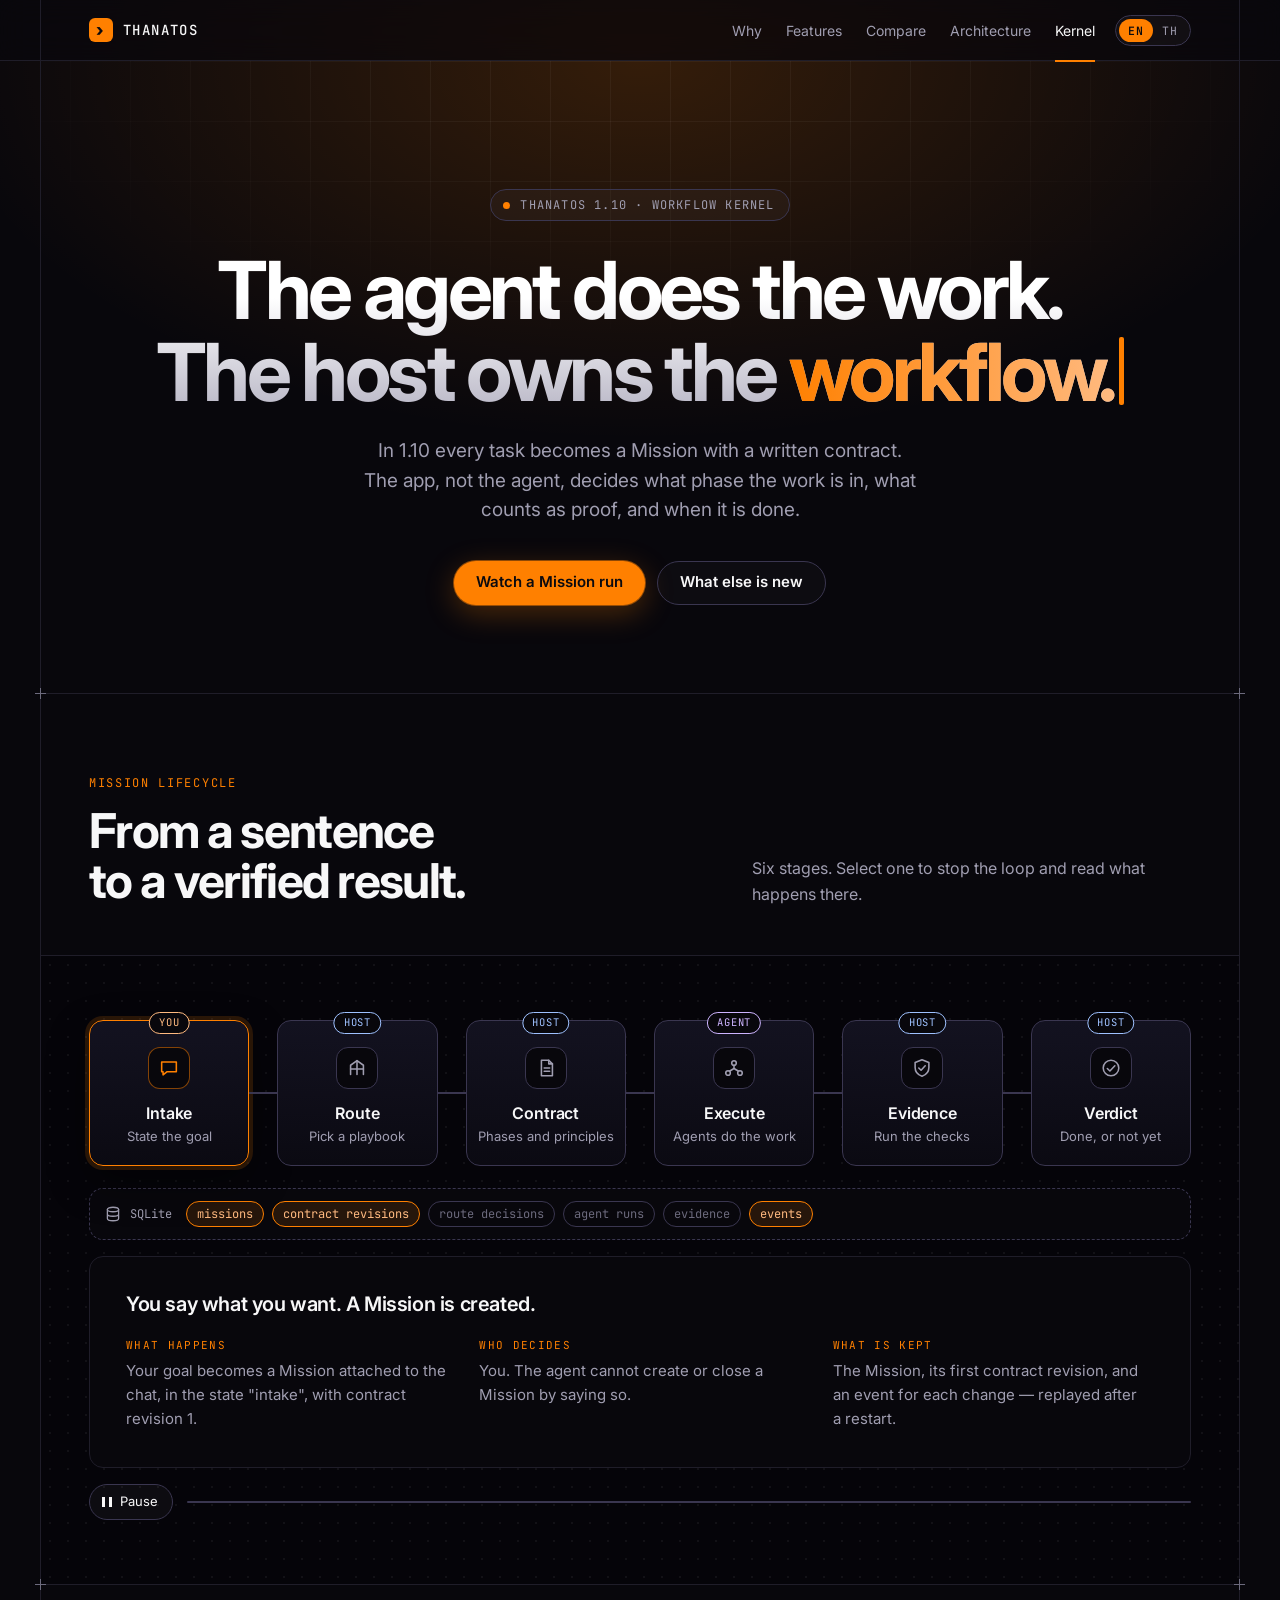
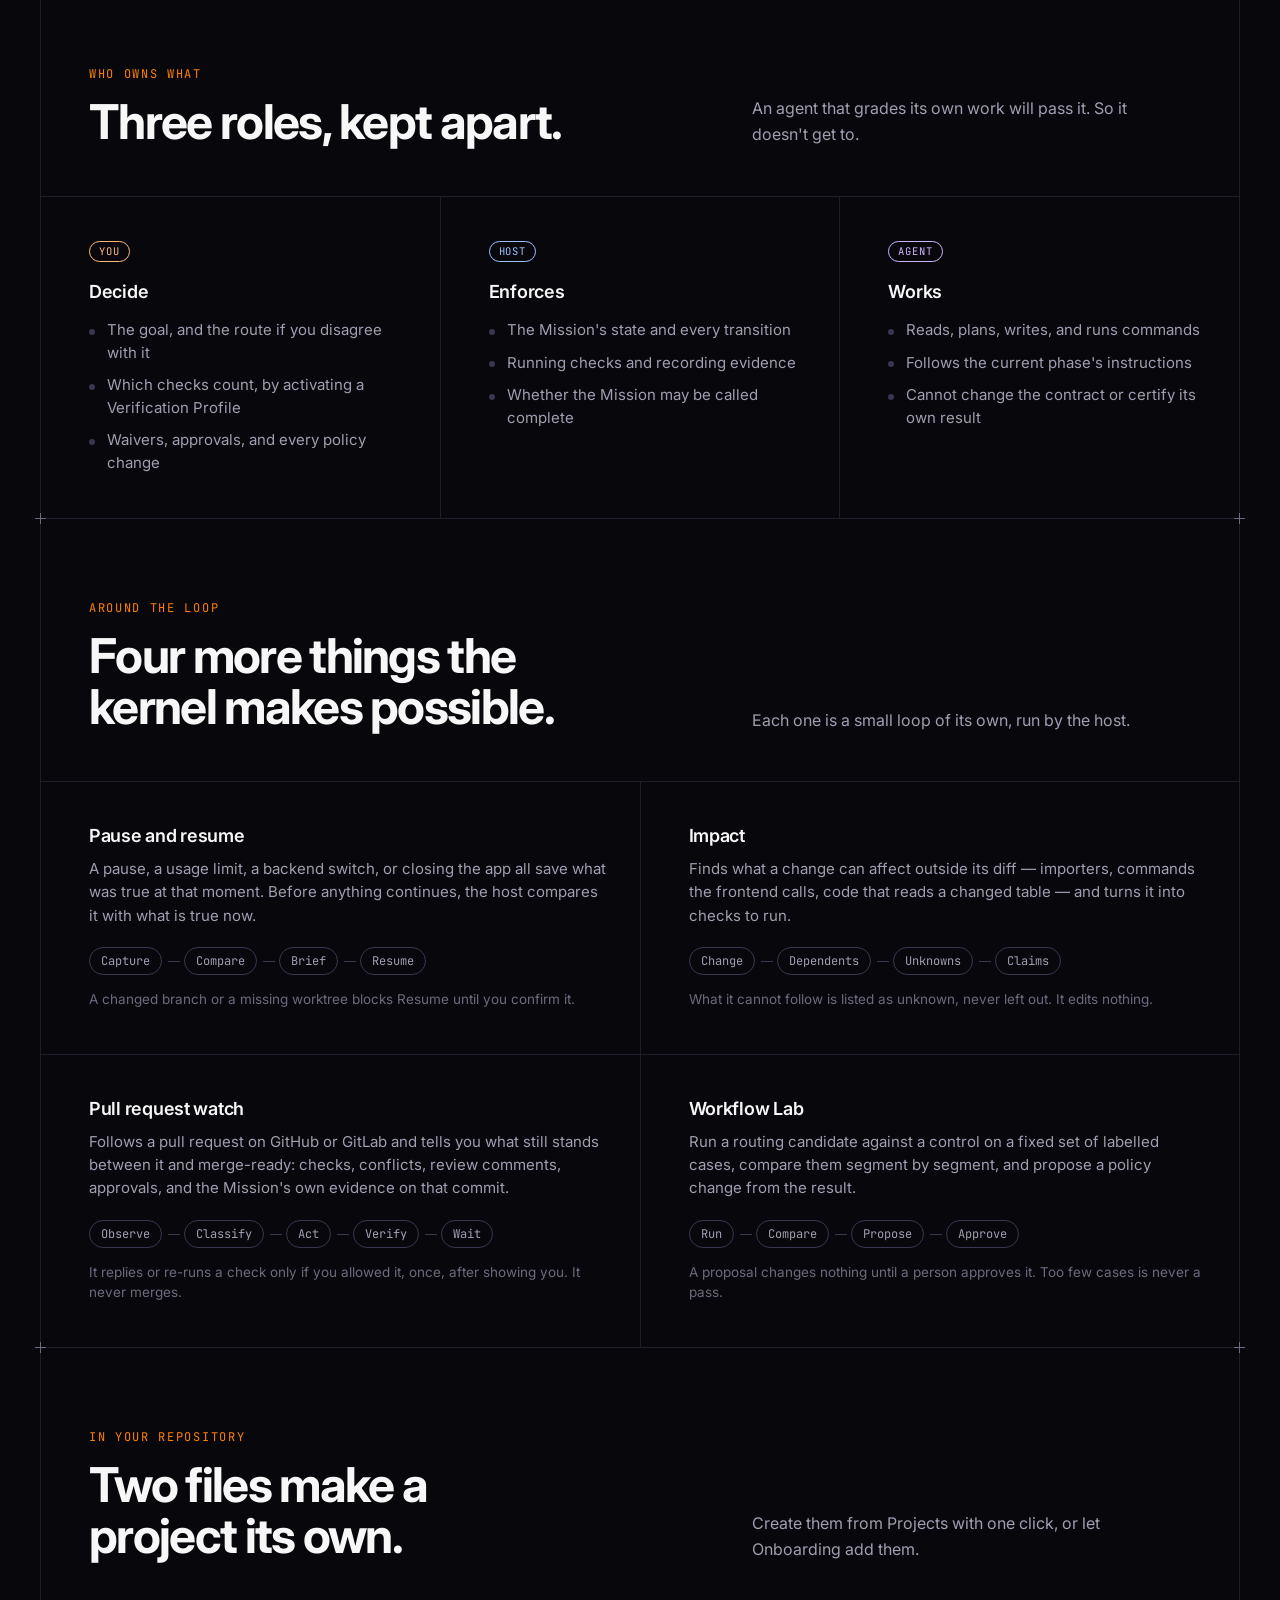
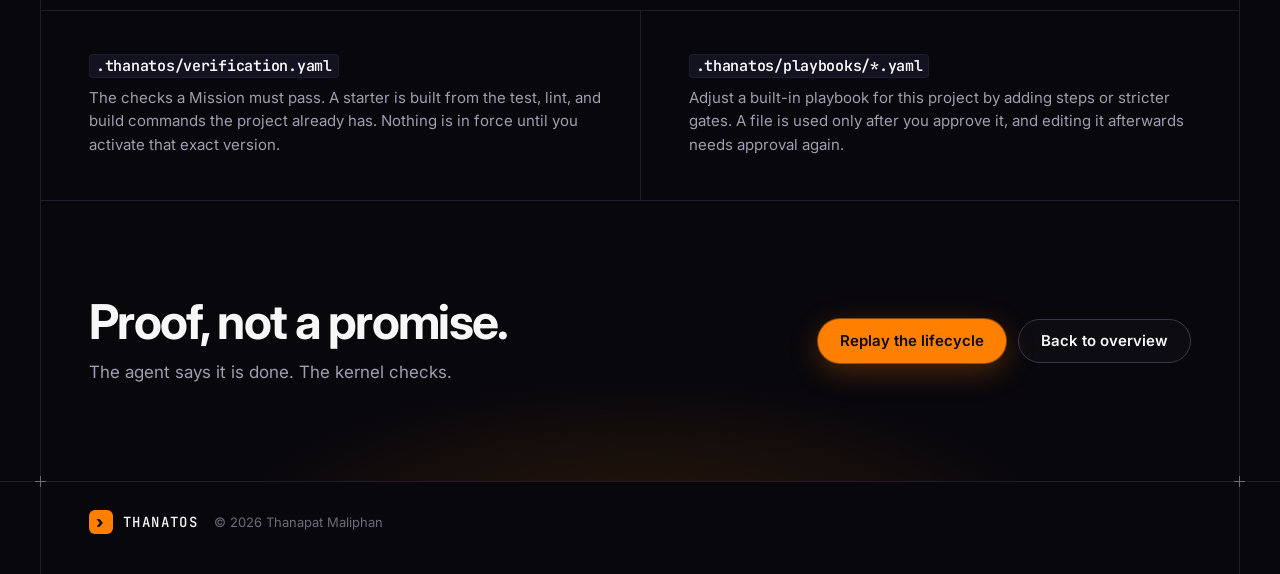
<file: kernel.html>
<!doctype html>
<html lang="en" data-i18n-meta="kernel.meta">
<head>
  <meta charset="utf-8">
  <meta name="viewport" content="width=device-width, initial-scale=1">
  <title>THANATOS 1.10 — Workflow Kernel</title>
  <meta name="description" content="How the THANATOS 1.10 Workflow Kernel works: the host owns the workflow, the agent does the work, and nothing is done until there is evidence.">
  <meta property="og:title" content="THANATOS 1.10 — Workflow Kernel">
  <meta property="og:description" content="The host owns the workflow. The agent does the work.">
  <meta property="og:image" content="assets/og-image.png">
  <link rel="preconnect" href="https://fonts.googleapis.com">
  <link rel="preconnect" href="https://fonts.gstatic.com" crossorigin>
  <link rel="stylesheet" href="https://fonts.googleapis.com/css2?family=Inter:wght@400;500;600;700&family=IBM+Plex+Sans+Thai:wght@400;500;600;700&family=JetBrains+Mono:wght@400;500&display=swap">
  <link rel="stylesheet" href="assets/tokens.css">
  <link rel="stylesheet" href="styles.css">
  <link rel="stylesheet" href="kernel.css">
  <script>document.documentElement.classList.add("js");</script>
</head>
<body>
  <div class="page-glow" aria-hidden="true"></div>

  <nav id="site-nav" aria-label="Primary">
    <div class="nav-inner">
      <a class="nav-logo" href="index.html"><span class="nav-mark" aria-hidden="true">›</span>THANATOS</a>
      <button class="nav-toggle" type="button" aria-controls="primary-nav-links" aria-expanded="false" aria-label="Open navigation" data-i18n-aria="nav.menu">
        <span aria-hidden="true"></span><span aria-hidden="true"></span><span aria-hidden="true"></span>
      </button>
      <div class="nav-links" id="primary-nav-links">
        <a href="index.html#why-not-cli" data-i18n="nav.why">Why</a>
        <a href="index.html#features" data-i18n="nav.features">Features</a>
        <a href="index.html#compare" data-i18n="nav.compare">Compare</a>
        <a href="index.html#architecture" data-i18n="nav.arch">Architecture</a>
        <a href="kernel.html" class="nav-active" aria-current="page" data-i18n="nav.kernel">Kernel</a>
      </div>
      <div class="lang-switch" role="group" aria-label="Language" data-i18n-aria="lang.label">
        <button type="button" data-lang="en" aria-pressed="true">EN</button>
        <button type="button" data-lang="th" aria-pressed="false">TH</button>
      </div>
    </div>
  </nav>

  <main class="frame">

    <section id="kernel-hero" class="hero k-hero">
      <div class="hero-grid" aria-hidden="true"></div>
      <div class="hero-inner">
        <p class="hero-eyebrow"><span class="pulse-dot" aria-hidden="true"></span><span data-i18n="kernel.hero.eyebrow">THANATOS 1.10 · Workflow Kernel</span></p>
        <h1 class="hero-title" data-i18n-aria="kernel.hero.aria" aria-label="The agent does the work. The host owns the workflow, the contract, the evidence, and the verdict.">
          <span aria-hidden="true"><span data-i18n-html="kernel.hero.lead">The agent does the work.<br>The host owns the </span><span class="type-word" data-i18n-words="kernel.hero.words" data-words="workflow.|contract.|evidence.|verdict.">workflow.</span><span class="type-caret"></span></span>
        </h1>
        <p class="hero-sub" data-i18n="kernel.hero.sub">In 1.10 every task becomes a Mission with a written contract. The app, not the agent, decides what phase the work is in, what counts as proof, and when it is done.</p>
        <div class="hero-cta">
          <a class="btn btn-primary" href="#lifecycle" data-i18n="kernel.hero.cta1">Watch a Mission run</a>
          <a class="btn btn-ghost" href="#around" data-i18n="kernel.hero.cta2">What else is new</a>
        </div>
      </div>
    </section>

    <section id="lifecycle">
      <header class="section-head">
        <div>
          <p class="section-eyebrow reveal" data-i18n="kernel.life.eyebrow">Mission lifecycle</p>
          <h2 class="section-title reveal" data-i18n="kernel.life.title">From a sentence to a verified result.</h2>
        </div>
        <p class="section-desc reveal" data-i18n="kernel.life.desc">Six stages. Select one to stop the loop and read what happens there.</p>
      </header>

      <div class="flow-cell k-cell">
        <div class="k-diagram" data-kernel-diagram>
          <div class="k-track" role="tablist" aria-label="Mission lifecycle stages" data-i18n-aria="kernel.life.aria">
            <button type="button" class="k-node is-active" role="tab" id="k-tab-0" aria-controls="k-panel-0" aria-selected="true" data-writes="missions contracts events">
              <span class="k-actor k-you" data-i18n="kernel.actor.you">You</span>
              <span class="k-icon" aria-hidden="true"><svg viewBox="0 0 24 24"><path d="M4 5.5h16v10.5H10l-4.5 3.5V16H4z"/></svg></span>
              <span class="k-name" data-i18n="kernel.s1.name">Intake</span>
              <span class="k-sub" data-i18n="kernel.s1.sub">State the goal</span>
            </button>
            <span class="k-wire" aria-hidden="true"><span class="k-packet"></span></span>
            <button type="button" class="k-node" role="tab" id="k-tab-1" aria-controls="k-panel-1" aria-selected="false" tabindex="-1" data-writes="routes events">
              <span class="k-actor k-host" data-i18n="kernel.actor.host">Host</span>
              <span class="k-icon" aria-hidden="true"><svg viewBox="0 0 24 24"><path d="M5 19V9l7-5 7 5v10"/><path d="M12 4v15M5 13h14"/></svg></span>
              <span class="k-name" data-i18n="kernel.s2.name">Route</span>
              <span class="k-sub" data-i18n="kernel.s2.sub">Pick a playbook</span>
            </button>
            <span class="k-wire" aria-hidden="true"><span class="k-packet"></span></span>
            <button type="button" class="k-node" role="tab" id="k-tab-2" aria-controls="k-panel-2" aria-selected="false" tabindex="-1" data-writes="contracts events">
              <span class="k-actor k-host" data-i18n="kernel.actor.host">Host</span>
              <span class="k-icon" aria-hidden="true"><svg viewBox="0 0 24 24"><path d="M7 3.5h8l4 4V20.5H7z"/><path d="M15 3.5v4h4M10 12h6M10 15.5h6"/></svg></span>
              <span class="k-name" data-i18n="kernel.s3.name">Contract</span>
              <span class="k-sub" data-i18n="kernel.s3.sub">Phases and principles</span>
            </button>
            <span class="k-wire" aria-hidden="true"><span class="k-packet"></span></span>
            <button type="button" class="k-node" role="tab" id="k-tab-3" aria-controls="k-panel-3" aria-selected="false" tabindex="-1" data-writes="runs events">
              <span class="k-actor k-agent" data-i18n="kernel.actor.agent">Agent</span>
              <span class="k-icon" aria-hidden="true"><svg viewBox="0 0 24 24"><circle cx="12" cy="6.5" r="2.5"/><circle cx="5.5" cy="17.5" r="2.5"/><circle cx="18.5" cy="17.5" r="2.5"/><path d="M12 9v3.5M12 12.5l-5 3M12 12.5l5 3"/></svg></span>
              <span class="k-name" data-i18n="kernel.s4.name">Execute</span>
              <span class="k-sub" data-i18n="kernel.s4.sub">Agents do the work</span>
            </button>
            <span class="k-wire" aria-hidden="true"><span class="k-packet"></span></span>
            <button type="button" class="k-node" role="tab" id="k-tab-4" aria-controls="k-panel-4" aria-selected="false" tabindex="-1" data-writes="evidence">
              <span class="k-actor k-host" data-i18n="kernel.actor.host">Host</span>
              <span class="k-icon" aria-hidden="true"><svg viewBox="0 0 24 24"><path d="M12 3l7.5 3v5.5c0 4.5-3 8-7.5 9.5-4.5-1.500-7.500-5-7.500-9.500V6z"/><path d="M8.500 12l2.500 2.500 4.500-5"/></svg></span>
              <span class="k-name" data-i18n="kernel.s5.name">Evidence</span>
              <span class="k-sub" data-i18n="kernel.s5.sub">Run the checks</span>
            </button>
            <span class="k-wire" aria-hidden="true"><span class="k-packet"></span></span>
            <button type="button" class="k-node" role="tab" id="k-tab-5" aria-controls="k-panel-5" aria-selected="false" tabindex="-1" data-writes="missions events">
              <span class="k-actor k-host" data-i18n="kernel.actor.host">Host</span>
              <span class="k-icon" aria-hidden="true"><svg viewBox="0 0 24 24"><circle cx="12" cy="12" r="8.500"/><path d="M8 12.500l2.800 2.800L16.200 9.500"/></svg></span>
              <span class="k-name" data-i18n="kernel.s6.name">Verdict</span>
              <span class="k-sub" data-i18n="kernel.s6.sub">Done, or not yet</span>
            </button>
          </div>

          <div class="k-store" aria-hidden="true">
            <span class="k-store-label"><svg viewBox="0 0 24 24"><ellipse cx="12" cy="6" rx="7.500" ry="3"/><path d="M4.500 6v6c0 1.700 3.400 3 7.500 3s7.500-1.300 7.500-3V6M4.500 12v6c0 1.700 3.400 3 7.500 3s7.500-1.300 7.500-3v-6"/></svg>SQLite</span>
            <span class="k-table" data-table="missions">missions</span>
            <span class="k-table" data-table="contracts">contract revisions</span>
            <span class="k-table" data-table="routes">route decisions</span>
            <span class="k-table" data-table="runs">agent runs</span>
            <span class="k-table" data-table="evidence">evidence</span>
            <span class="k-table" data-table="events">events</span>
          </div>

          <div class="k-panels">
            <div class="k-panel" role="tabpanel" id="k-panel-0" aria-labelledby="k-tab-0" tabindex="0">
              <h3 data-i18n="kernel.s1.title">You say what you want. A Mission is created.</h3>
              <dl>
                <div><dt data-i18n="kernel.k.what">What happens</dt><dd data-i18n="kernel.s1.what">Your goal becomes a Mission attached to the chat, in the state "intake", with contract revision 1.</dd></div>
                <div><dt data-i18n="kernel.k.who">Who decides</dt><dd data-i18n="kernel.s1.who">You. The agent cannot create or close a Mission by saying so.</dd></div>
                <div><dt data-i18n="kernel.k.kept">What is kept</dt><dd data-i18n="kernel.s1.kept">The Mission, its first contract revision, and an event for each change — replayed after a restart.</dd></div>
              </dl>
            </div>
            <div class="k-panel" role="tabpanel" id="k-panel-1" aria-labelledby="k-tab-1" tabindex="0" hidden>
              <h3 data-i18n="kernel.s2.title">The host routes the work to a playbook.</h3>
              <dl>
                <div><dt data-i18n="kernel.k.what">What happens</dt><dd data-i18n="kernel.s2.what">Fixed rules match the goal to one of 20 playbooks: bug fix, feature, investigation, refactoring and more. An unclear goal gets the safe one, Investigation.</dd></div>
                <div><dt data-i18n="kernel.k.who">Who decides</dt><dd data-i18n="kernel.s2.who">The rules, and then you: Change route stays available until the work starts. A route that costs more or reaches further asks you first.</dd></div>
                <div><dt data-i18n="kernel.k.kept">What is kept</dt><dd data-i18n="kernel.s2.kept">The decision, its reasons, and any override you made.</dd></div>
              </dl>
            </div>
            <div class="k-panel" role="tabpanel" id="k-panel-2" aria-labelledby="k-tab-2" tabindex="0" hidden>
              <h3 data-i18n="kernel.s3.title">The route becomes a written contract.</h3>
              <dl>
                <div><dt data-i18n="kernel.k.what">What happens</dt><dd data-i18n="kernel.s3.what">The playbook's phases and the engineering principles that fit this task are written into a new contract revision. The agent is given only the instructions for the current phase.</dd></div>
                <div><dt data-i18n="kernel.k.who">Who decides</dt><dd data-i18n="kernel.s3.who">The host. A revision is never edited; a change is a new revision with a reason.</dd></div>
                <div><dt data-i18n="kernel.k.kept">What is kept</dt><dd data-i18n="kernel.s3.kept">Every revision, in order. Open the Contract button on the Mission bar to read it.</dd></div>
              </dl>
            </div>
            <div class="k-panel" role="tabpanel" id="k-panel-3" aria-labelledby="k-tab-3" tabindex="0" hidden>
              <h3 data-i18n="kernel.s4.title">Agents do the work, inside the contract.</h3>
              <dl>
                <div><dt data-i18n="kernel.k.what">What happens</dt><dd data-i18n="kernel.s4.what">One agent, or a team shape you start yourself: Independent Verifier, Architect Panel, Arena, or Interrogate.</dd></div>
                <div><dt data-i18n="kernel.k.who">Who decides</dt><dd data-i18n="kernel.s4.who">The agent decides how. The host decides who may write: one writer per file, and reviewers are read-only and never see the author's reasoning.</dd></div>
                <div><dt data-i18n="kernel.k.kept">What is kept</dt><dd data-i18n="kernel.s4.kept">Each run with its participants and results — including the ones that failed or timed out.</dd></div>
              </dl>
            </div>
            <div class="k-panel" role="tabpanel" id="k-panel-4" aria-labelledby="k-tab-4" tabindex="0" hidden>
              <h3 data-i18n="kernel.s5.title">The host runs the checks and records the result.</h3>
              <dl>
                <div><dt data-i18n="kernel.k.what">What happens</dt><dd data-i18n="kernel.s5.what">Each claim the Mission must prove is tied to a check from the project's Verification Profile — your tests, lint, build. The host runs it and stores the outcome.</dd></div>
                <div><dt data-i18n="kernel.k.who">Who decides</dt><dd data-i18n="kernel.s5.who">The result of the command. An agent can run commands but cannot record evidence, and "it passed" in chat is not a result.</dd></div>
                <div><dt data-i18n="kernel.k.kept">What is kept</dt><dd data-i18n="kernel.s5.kept">Every attempt, never rewritten. Edit the code after a pass and that evidence turns stale.</dd></div>
              </dl>
            </div>
            <div class="k-panel" role="tabpanel" id="k-panel-5" aria-labelledby="k-tab-5" tabindex="0" hidden>
              <h3 data-i18n="kernel.s6.title">Done means every required claim has fresh evidence.</h3>
              <dl>
                <div><dt data-i18n="kernel.k.what">What happens</dt><dd data-i18n="kernel.s6.what">The Mission can only move to "completed" when nothing required is failed, stale, or missing. Otherwise the Evidence panel lists exactly what blocks it.</dd></div>
                <div><dt data-i18n="kernel.k.who">Who decides</dt><dd data-i18n="kernel.s6.who">The host, from the ledger. You can waive a claim, with a reason that stays on record.</dd></div>
                <div><dt data-i18n="kernel.k.kept">What is kept</dt><dd data-i18n="kernel.s6.kept">The final state, the waivers, and the trail that led there.</dd></div>
              </dl>
            </div>
          </div>

          <div class="k-controls">
            <button type="button" class="k-play" data-kernel-play aria-pressed="true">
              <span class="k-play-icon" aria-hidden="true"></span>
              <span data-kernel-play-label data-pause="Pause" data-play="Play" data-i18n-pause="kernel.life.pause" data-i18n-play="kernel.life.play">Pause</span>
            </button>
            <span class="k-progress" aria-hidden="true"><i></i></span>
          </div>
        </div>
      </div>
    </section>

    <section id="owners">
      <header class="section-head">
        <div>
          <p class="section-eyebrow reveal" data-i18n="kernel.own.eyebrow">Who owns what</p>
          <h2 class="section-title reveal" data-i18n="kernel.own.title">Three roles, kept apart.</h2>
        </div>
        <p class="section-desc reveal" data-i18n="kernel.own.desc">An agent that grades its own work will pass it. So it doesn't get to.</p>
      </header>
      <div class="bento k-own">
        <div class="bento-cell reveal">
          <span class="k-actor k-you" data-i18n="kernel.actor.you">You</span>
          <h3 data-i18n="kernel.own.you.title">Decide</h3>
          <ul>
            <li data-i18n="kernel.own.you.1">The goal, and the route if you disagree with it</li>
            <li data-i18n="kernel.own.you.2">Which checks count, by activating a Verification Profile</li>
            <li data-i18n="kernel.own.you.3">Waivers, approvals, and every policy change</li>
          </ul>
        </div>
        <div class="bento-cell reveal">
          <span class="k-actor k-host" data-i18n="kernel.actor.host">Host</span>
          <h3 data-i18n="kernel.own.host.title">Enforces</h3>
          <ul>
            <li data-i18n="kernel.own.host.1">The Mission's state and every transition</li>
            <li data-i18n="kernel.own.host.2">Running checks and recording evidence</li>
            <li data-i18n="kernel.own.host.3">Whether the Mission may be called complete</li>
          </ul>
        </div>
        <div class="bento-cell reveal">
          <span class="k-actor k-agent" data-i18n="kernel.actor.agent">Agent</span>
          <h3 data-i18n="kernel.own.agent.title">Works</h3>
          <ul>
            <li data-i18n="kernel.own.agent.1">Reads, plans, writes, and runs commands</li>
            <li data-i18n="kernel.own.agent.2">Follows the current phase's instructions</li>
            <li data-i18n="kernel.own.agent.3">Cannot change the contract or certify its own result</li>
          </ul>
        </div>
      </div>
    </section>

    <section id="benchmark" hidden>
      <header class="section-head">
        <div>
          <p class="section-eyebrow reveal" data-i18n="kernel.bench.eyebrow">Benchmark</p>
          <h2 class="section-title reveal" data-i18n="kernel.bench.title">Same tasks, same models, with and without the kernel.</h2>
        </div>
        <p class="section-desc reveal" data-i18n="kernel.bench.desc">Each tool gets the same task and repository. A hidden test suite, not the tool, decides whether the task is done.</p>
      </header>
      <div class="flow-cell k-cell">
        <div class="bm">
          <p class="bm-sample" data-benchmark-sample hidden data-i18n="kernel.bench.sample">Sample data — not measured</p>
          <div class="bm-chart" data-benchmark-chart></div>
          <p class="bm-meta" data-benchmark-meta></p>
        </div>
      </div>
    </section>

    <section id="around">
      <header class="section-head">
        <div>
          <p class="section-eyebrow reveal" data-i18n="kernel.around.eyebrow">Around the loop</p>
          <h2 class="section-title reveal" data-i18n="kernel.around.title">Four more things the kernel makes possible.</h2>
        </div>
        <p class="section-desc reveal" data-i18n="kernel.around.desc">Each one is a small loop of its own, run by the host.</p>
      </header>
      <div class="bento k-around">
        <article class="bento-cell reveal">
          <h3 data-i18n="kernel.a1.title">Pause and resume</h3>
          <p data-i18n="kernel.a1.body">A pause, a usage limit, a backend switch, or closing the app all save what was true at that moment. Before anything continues, the host compares it with what is true now.</p>
          <ol class="k-mini" style="--k-n:4">
            <li data-i18n="kernel.a1.m1">Capture</li><li data-i18n="kernel.a1.m2">Compare</li><li data-i18n="kernel.a1.m3">Brief</li><li data-i18n="kernel.a1.m4">Resume</li>
          </ol>
          <p class="k-note" data-i18n="kernel.a1.note">A changed branch or a missing worktree blocks Resume until you confirm it.</p>
        </article>
        <article class="bento-cell reveal">
          <h3 data-i18n="kernel.a2.title">Impact</h3>
          <p data-i18n="kernel.a2.body">Finds what a change can affect outside its diff — importers, commands the frontend calls, code that reads a changed table — and turns it into checks to run.</p>
          <ol class="k-mini" style="--k-n:4">
            <li data-i18n="kernel.a2.m1">Change</li><li data-i18n="kernel.a2.m2">Dependents</li><li data-i18n="kernel.a2.m3">Unknowns</li><li data-i18n="kernel.a2.m4">Claims</li>
          </ol>
          <p class="k-note" data-i18n="kernel.a2.note">What it cannot follow is listed as unknown, never left out. It edits nothing.</p>
        </article>
        <article class="bento-cell reveal">
          <h3 data-i18n="kernel.a3.title">Pull request watch</h3>
          <p data-i18n="kernel.a3.body">Follows a pull request on GitHub or GitLab and tells you what still stands between it and merge-ready: checks, conflicts, review comments, approvals, and the Mission's own evidence on that commit.</p>
          <ol class="k-mini" style="--k-n:5">
            <li data-i18n="kernel.a3.m1">Observe</li><li data-i18n="kernel.a3.m2">Classify</li><li data-i18n="kernel.a3.m3">Act</li><li data-i18n="kernel.a3.m4">Verify</li><li data-i18n="kernel.a3.m5">Wait</li>
          </ol>
          <p class="k-note" data-i18n="kernel.a3.note">It replies or re-runs a check only if you allowed it, once, after showing you. It never merges.</p>
        </article>
        <article class="bento-cell reveal">
          <h3 data-i18n="kernel.a4.title">Workflow Lab</h3>
          <p data-i18n="kernel.a4.body">Run a routing candidate against a control on a fixed set of labelled cases, compare them segment by segment, and propose a policy change from the result.</p>
          <ol class="k-mini" style="--k-n:4">
            <li data-i18n="kernel.a4.m1">Run</li><li data-i18n="kernel.a4.m2">Compare</li><li data-i18n="kernel.a4.m3">Propose</li><li data-i18n="kernel.a4.m4">Approve</li>
          </ol>
          <p class="k-note" data-i18n="kernel.a4.note">A proposal changes nothing until a person approves it. Too few cases is never a pass.</p>
        </article>
      </div>
    </section>

    <section id="project-files">
      <header class="section-head">
        <div>
          <p class="section-eyebrow reveal" data-i18n="kernel.files.eyebrow">In your repository</p>
          <h2 class="section-title reveal" data-i18n="kernel.files.title">Two files make a project its own.</h2>
        </div>
        <p class="section-desc reveal" data-i18n="kernel.files.desc">Create them from Projects with one click, or let Onboarding add them.</p>
      </header>
      <div class="bento k-files">
        <div class="bento-cell reveal">
          <h3><code>.thanatos/verification.yaml</code></h3>
          <p data-i18n="kernel.files.f1">The checks a Mission must pass. A starter is built from the test, lint, and build commands the project already has. Nothing is in force until you activate that exact version.</p>
        </div>
        <div class="bento-cell reveal">
          <h3><code>.thanatos/playbooks/*.yaml</code></h3>
          <p data-i18n="kernel.files.f2">Adjust a built-in playbook for this project by adding steps or stricter gates. A file is used only after you approve it, and editing it afterwards needs approval again.</p>
        </div>
      </div>
    </section>

    <section id="cta" class="cta">
      <div class="cta-text reveal">
        <h2 data-i18n="kernel.cta.title">Proof, not a promise.</h2>
        <p data-i18n="kernel.cta.sub">The agent says it is done. The kernel checks.</p>
      </div>
      <div class="cta-actions reveal">
        <a class="btn btn-primary" href="#lifecycle" data-i18n="kernel.cta.btn1">Replay the lifecycle</a>
        <a class="btn btn-ghost" href="index.html" data-i18n="kernel.cta.btn2">Back to overview</a>
      </div>
    </section>

  </main>

  <footer>
    <div class="footer-inner">
      <div class="footer-brand">
        <span class="nav-logo"><span class="nav-mark" aria-hidden="true">›</span>THANATOS</span>
        <span class="footer-copy">© <span data-current-year>2026</span> Thanapat Maliphan</span>
      </div>
    </div>
  </footer>

  <script src="i18n.js"></script>
  <script src="script.js"></script>
  <script src="kernel.js"></script>
  <script src="benchmark-data.js"></script>
  <script src="benchmark.js"></script>
</body>
</html>
</file>
<file: assets/tokens.css>
/* Ported from src/styles/tokens.css on 2026-10-02: dark mode surfaces plus
   the "mclaren" accent (data-theme-accent="mclaren": --r-violet-rgb 255 128 0,
   --r-violet-hover #ff9933, --r-violet-soft #ffba80). Re-copy if the app's
   tokens change — presentations/ ships standalone (file:// or static host),
   outside the Vite build root, so it can't import the app's tokens.css. */
:root {
  --bg: #08070c;
  --bg-elevated: #131220;
  --bg-sunken: #050409;
  --border: #1f1d29;
  --border-subtle: #3a3650;
  --text: #f7f7f8;
  --text-dim: #a09eb1;
  --text-faint: #6c6a7d;

  /* McLaren Papaya. #ff8000 on --bg is 7.97:1, so it doubles as text color.
     White on #ff8000 is only 2.52:1 — text sitting ON the accent uses
     --on-accent (7.83:1). */
  --accent: #ff8000;
  --accent-rgb: 255 128 0;
  --accent-dim: #ff9933;
  --accent-text: #ff9933;
  --accent-soft: #ffba80;
  --accent-tint: rgb(var(--accent-rgb) / 0.12);
  --on-accent: #0b0a0f;

  --ok: #3fb950;
  --warn: #d29922;
  --err: #f85149;
  --grid-line: rgba(255, 255, 255, 0.045);

  --font-sans: "Inter", "IBM Plex Sans Thai", "Noto Sans Thai", -apple-system, BlinkMacSystemFont, sans-serif;
  --font-code: "JetBrains Mono", "SF Mono", Consolas, "Liberation Mono", Menlo, monospace;

  --radius-sm: 6px;
  --radius-md: 8px;
  --radius-lg: 14px;
  --dur-hover: 160ms;
  --dur-enter: 280ms;
  --ease-out-expo: cubic-bezier(0.16, 1, 0.3, 1);
  --shadow-float: 0 12px 48px rgba(0, 0, 0, 0.5);
}
</file>
<file: styles.css>
/* =========================================================
   Layout: Vercel-style framed grid. One centered column with
   1px rails, sections divided by 1px rules, "+" crosshairs at
   the intersections, and bento cells that share their borders.
   ========================================================= */

* { box-sizing: border-box; }
html { color-scheme: dark; scroll-behavior: smooth; }
body {
  position: relative;
  margin: 0;
  background: var(--bg);
  color: var(--text);
  font-family: var(--font-sans);
  line-height: 1.5;
  -webkit-font-smoothing: antialiased;
}
img { max-width: 100%; height: auto; display: block; }
code {
  font-family: var(--font-code);
  font-size: 0.88em;
  padding: 1px 6px;
  border-radius: 4px;
  background: var(--bg-elevated);
  border: 1px solid var(--border);
}
:focus-visible { outline: 2px solid var(--accent); outline-offset: 3px; border-radius: 4px; }

:root {
  --frame-w: min(1200px, calc(100% - 24px));
  --cell-pad: 24px;
}
@media (min-width: 768px) {
  :root { --frame-w: min(1200px, calc(100% - 64px)); --cell-pad: 48px; }
}

.page-glow {
  position: absolute;
  top: -320px;
  left: 0;
  right: 0;
  height: 760px;
  background: radial-gradient(ellipse 55% 50% at 50% 50%, rgb(var(--accent-rgb) / 0.18) 0%, transparent 100%);
  pointer-events: none;
  z-index: 0;
  animation: glow-breathe 8s ease-in-out infinite alternate;
}
@keyframes glow-breathe {
  from { opacity: 0.7; }
  to { opacity: 1; }
}

/* ---------- Nav ---------- */
#site-nav {
  position: sticky;
  top: 0;
  z-index: 20;
  background: color-mix(in srgb, var(--bg) 75%, transparent);
  backdrop-filter: blur(14px) saturate(140%);
  -webkit-backdrop-filter: blur(14px) saturate(140%);
  border-bottom: 1px solid var(--border);
}
.nav-inner {
  width: var(--frame-w);
  margin-inline: auto;
  height: 60px;
  display: flex;
  align-items: center;
  justify-content: space-between;
  padding-inline: var(--cell-pad);
  border-inline: 1px solid var(--border);
}
.nav-logo {
  display: inline-flex;
  align-items: center;
  gap: 10px;
  font-family: var(--font-code);
  font-weight: 500;
  font-size: 14px;
  letter-spacing: 0.1em;
  color: var(--text);
  text-decoration: none;
}
.nav-mark {
  display: inline-grid;
  place-items: center;
  width: 24px;
  height: 24px;
  border-radius: 6px;
  background: var(--accent);
  color: var(--on-accent);
  font-family: var(--font-sans);
  font-weight: 800;
  font-size: 17px;
  line-height: 1;
}
.nav-links { display: flex; align-items: center; gap: 24px; font-size: 14px; }
.nav-links a { position: relative; color: var(--text-dim); text-decoration: none; transition: color var(--dur-hover); }
.nav-links a:hover, .nav-links a.nav-active { color: var(--text); }
.nav-links a::after {
  content: "";
  position: absolute;
  left: 0; right: 100%; bottom: -21px;
  height: 2px;
  background: var(--accent);
  transition: right var(--dur-hover) var(--ease-out-expo);
}
.nav-links a:hover::after, .nav-links a.nav-active::after { right: 0; }
.nav-toggle {
  display: none;
  width: 38px;
  height: 38px;
  padding: 9px;
  border: 1px solid var(--border-subtle);
  border-radius: 9px;
  background: rgb(255 255 255 / 0.03);
  color: var(--text);
  cursor: pointer;
}
.nav-toggle span {
  display: block;
  height: 1px;
  margin-block: 4px;
  background: currentColor;
  transition: transform var(--dur-hover), opacity var(--dur-hover);
}
.nav-toggle[aria-expanded="true"] span:nth-child(1) { transform: translateY(5px) rotate(45deg); }
.nav-toggle[aria-expanded="true"] span:nth-child(2) { opacity: 0; }
.nav-toggle[aria-expanded="true"] span:nth-child(3) { transform: translateY(-5px) rotate(-45deg); }
@media (max-width: 400px) {
  .nav-links { gap: 16px; font-size: 13px; }
}
.nav-inner .nav-links { margin-left: auto; }
.lang-switch {
  display: inline-flex;
  margin-left: 20px;
  padding: 3px;
  border-radius: 999px;
  border: 1px solid var(--border-subtle);
  background: rgb(255 255 255 / 0.03);
}
.lang-switch button {
  min-width: 34px;
  padding: 4px 9px;
  border: 0;
  border-radius: 999px;
  background: transparent;
  color: var(--text-dim);
  font-family: var(--font-code);
  font-size: 11.5px;
  letter-spacing: 0.06em;
  cursor: pointer;
  transition: background var(--dur-hover), color var(--dur-hover);
}
.lang-switch button:hover { color: var(--text); }
.lang-switch button[aria-pressed="true"] { background: var(--accent); color: var(--on-accent); font-weight: 600; }
@media (max-width: 560px) {
  .nav-inner { position: relative; }
  .nav-toggle { display: block; margin-left: auto; }
  .nav-links {
    display: none;
    position: absolute;
    top: 60px;
    left: 0;
    right: 0;
    flex-direction: column;
    align-items: stretch;
    gap: 0;
    padding: 8px var(--cell-pad) 12px;
    border: 1px solid var(--border);
    border-top: 0;
    background: color-mix(in srgb, var(--bg) 96%, transparent);
    backdrop-filter: blur(18px) saturate(140%);
  }
  .nav-links.nav-open { display: flex; }
  .nav-links a { min-height: 44px; display: flex; align-items: center; }
  .nav-links a::after { bottom: 4px; }
  .lang-switch { margin-left: 8px; }
}

/* Thai: the tight Latin tracking and line-height crush Thai stacked vowels. */
html[lang="th"] body { line-height: 1.65; }
html[lang="th"] .hero-title { letter-spacing: -0.015em; line-height: 1.22; }
html[lang="th"] .section-title,
html[lang="th"] .feature-title,
html[lang="th"] .cta h2 { letter-spacing: -0.01em; line-height: 1.28; }
html[lang="th"] .hero-eyebrow,
html[lang="th"] .section-eyebrow,
html[lang="th"] .feature-num { letter-spacing: 0.04em; }
html[lang="th"] .feature-list li { grid-template-columns: 10.5em 1fr; }
html[lang="th"] .hero-title,
html[lang="th"] .section-title,
html[lang="th"] .feature-title,
html[lang="th"] .cta h2,
html[lang="th"] .bento-cell h3 { text-wrap: wrap; }

/* ---------- Frame ---------- */
.frame {
  position: relative;
  z-index: 1;
  width: var(--frame-w);
  margin-inline: auto;
  border-inline: 1px solid var(--border);
}
.frame > section { position: relative; scroll-margin-top: 60px; }
.frame > section + section { border-top: 1px solid var(--border); }
.frame > section + section::before,
.frame > section + section::after,
footer .footer-inner::before,
footer .footer-inner::after {
  content: "";
  position: absolute;
  top: -6px;
  width: 11px;
  height: 11px;
  z-index: 3;
  background:
    linear-gradient(var(--text-faint), var(--text-faint)) center / 1px 100% no-repeat,
    linear-gradient(var(--text-faint), var(--text-faint)) center / 100% 1px no-repeat;
}
.frame > section + section::before, footer .footer-inner::before { left: -6px; }
.frame > section + section::after, footer .footer-inner::after { right: -6px; }

/* ---------- Buttons ---------- */
.btn {
  display: inline-flex;
  align-items: center;
  justify-content: center;
  height: 44px;
  padding: 0 22px;
  border-radius: 999px;
  font-weight: 600;
  font-size: 15px;
  text-decoration: none;
  white-space: nowrap;
  transition: background var(--dur-hover), border-color var(--dur-hover), transform var(--dur-hover), box-shadow var(--dur-hover);
}
.btn:hover { transform: translateY(-1px); }
.btn:active { transform: translateY(0); }
.btn-primary {
  background: var(--accent);
  color: var(--on-accent);
  box-shadow: 0 0 0 1px rgb(var(--accent-rgb) / 0.5), 0 8px 30px rgb(var(--accent-rgb) / 0.28);
}
.btn-primary:hover { background: var(--accent-dim); box-shadow: 0 0 0 1px rgb(var(--accent-rgb) / 0.6), 0 12px 40px rgb(var(--accent-rgb) / 0.38); }
.btn-ghost { border: 1px solid var(--border-subtle); color: var(--text); background: rgb(255 255 255 / 0.02); }
.btn-ghost:hover { border-color: var(--text-faint); background: rgb(255 255 255 / 0.06); }

/* ---------- Hero ---------- */
.hero { overflow: hidden; }
.hero-grid {
  position: absolute;
  inset: 0;
  background-image:
    linear-gradient(var(--grid-line) 1px, transparent 1px),
    linear-gradient(90deg, var(--grid-line) 1px, transparent 1px);
  background-size: 60px 60px;
  background-position: center top;
  -webkit-mask-image: radial-gradient(ellipse 75% 60% at 50% 0%, #000 25%, transparent 78%);
  mask-image: radial-gradient(ellipse 75% 60% at 50% 0%, #000 25%, transparent 78%);
  pointer-events: none;
}
.hero-inner {
  position: relative;
  padding: 88px var(--cell-pad) 64px;
  text-align: center;
}
@media (min-width: 768px) {
  .hero-inner { padding-top: 128px; padding-bottom: 72px; }
}
.hero-eyebrow {
  display: inline-flex;
  align-items: center;
  gap: 10px;
  margin: 0 0 28px;
  padding: 6px 14px 6px 12px;
  border-radius: 999px;
  border: 1px solid var(--border-subtle);
  background: rgb(255 255 255 / 0.03);
  font-family: var(--font-code);
  font-size: 12px;
  letter-spacing: 0.1em;
  text-transform: uppercase;
  color: var(--text-dim);
}
.pulse-dot {
  width: 7px;
  height: 7px;
  border-radius: 50%;
  background: var(--accent);
  animation: pulse 2.4s ease-out infinite;
}
@keyframes pulse {
  0% { box-shadow: 0 0 0 0 rgb(var(--accent-rgb) / 0.6); }
  70% { box-shadow: 0 0 0 8px rgb(var(--accent-rgb) / 0); }
  100% { box-shadow: 0 0 0 0 rgb(var(--accent-rgb) / 0); }
}
.hero-title {
  margin: 0 auto 24px;
  max-width: 15em;
  font-size: clamp(36px, 7.2vw, 80px);
  line-height: 1.02;
  font-weight: 700;
  letter-spacing: -0.045em;
  text-wrap: balance;
  background: linear-gradient(180deg, #fff 30%, #b9b7c6 100%);
  -webkit-background-clip: text;
  background-clip: text;
  color: transparent;
}
.type-word {
  background: linear-gradient(90deg, var(--accent) 0%, var(--accent-soft) 100%);
  -webkit-background-clip: text;
  background-clip: text;
  color: transparent;
  white-space: nowrap;
}
.type-caret {
  display: inline-block;
  width: 0.07em;
  height: 0.86em;
  margin-left: 0.05em;
  vertical-align: -0.06em;
  border-radius: 2px;
  background: var(--accent);
  animation: caret-blink 1.05s steps(1) infinite;
}
@keyframes caret-blink { 50% { opacity: 0; } }
.hero-sub {
  max-width: 560px;
  margin: 0 auto 36px;
  color: var(--text-dim);
  font-size: clamp(16px, 2.1vw, 19px);
  line-height: 1.55;
}
.hero-cta { display: flex; gap: 12px; justify-content: center; flex-wrap: wrap; }
@media (max-width: 480px) {
  .hero-cta .btn { width: 100%; max-width: 320px; }
}
.hero-sub, .section-desc, .feature-vs { text-wrap: pretty; }
.feature-title, .flow-node h3, .section-title, .cta h2 { text-wrap: balance; }
.hero-shot-cell {
  position: relative;
  padding: 0 var(--cell-pad);
}
.hero-shot-wrap {
  position: relative;
  padding: 6px;
  border-radius: 20px 20px 0 0;
  border: 1px solid var(--border-subtle);
  border-bottom: 0;
  background: linear-gradient(180deg, rgb(255 255 255 / 0.07), rgb(255 255 255 / 0.01));
  box-shadow: 0 -20px 80px rgb(var(--accent-rgb) / 0.10);
  opacity: 0;
  transform: translateY(24px);
  animation: hero-in 900ms var(--ease-out-expo) 250ms forwards;
}
.hero-shot { border-radius: 14px 14px 0 0; }
@media (min-width: 641px) {
  .hero-shot-wrap { max-height: 600px; overflow: hidden; }
}
@media (max-width: 640px) {
  .hero-shot { aspect-ratio: 4 / 3; object-fit: cover; object-position: 0 0; }
}
.hero-shot-wrap::after {
  content: "";
  position: absolute;
  inset: auto -1px 0 -1px;
  height: 45%;
  background: linear-gradient(transparent, var(--bg));
  pointer-events: none;
}
@keyframes hero-in { to { opacity: 1; transform: none; } }

/* ---------- Section head ---------- */
.section-head {
  display: grid;
  gap: 16px;
  padding: 56px var(--cell-pad) 40px;
  border-bottom: 1px solid var(--border);
}
@media (min-width: 900px) {
  .section-head { grid-template-columns: 1.4fr 1fr; align-items: end; gap: 48px; padding-top: 80px; padding-bottom: 48px; }
}
.section-eyebrow {
  margin: 0 0 14px;
  font-family: var(--font-code);
  font-size: 12px;
  letter-spacing: 0.14em;
  text-transform: uppercase;
  color: var(--accent);
}
.section-title {
  margin: 0;
  font-size: clamp(28px, 4.4vw, 48px);
  line-height: 1.06;
  font-weight: 700;
  letter-spacing: -0.035em;
}
.section-desc { margin: 0; color: var(--text-dim); font-size: 16px; line-height: 1.6; max-width: 26em; }

/* ---------- Bento (shared 1px borders) ---------- */
.bento {
  display: grid;
  gap: 1px;
  background: var(--border);
}
.bento-4 { grid-template-columns: 1fr; }
@media (min-width: 480px) { .bento-4 { grid-template-columns: repeat(2, 1fr); } }
@media (min-width: 1024px) { .bento-4 { grid-template-columns: repeat(4, 1fr); } }
.bento-cell {
  position: relative;
  padding: 28px var(--cell-pad) 32px;
  background: var(--bg);
  transition: background var(--dur-hover);
}
@media (min-width: 480px) and (max-width: 767px) { .bento-cell { padding-inline: 20px; } }
@media (min-width: 768px) { .bento-cell { padding-block: 40px 44px; } }
@media (min-width: 1024px) { .bento-cell { padding-inline: var(--cell-pad) 32px; } }
.bento-cell:hover { background: #0c0b12; }
.bento-cell::before {
  content: "";
  position: absolute;
  inset: 0 0 auto 0;
  height: 1px;
  background: linear-gradient(90deg, transparent, var(--accent), transparent);
  opacity: 0;
  transition: opacity var(--dur-hover);
}
.bento-cell:hover::before { opacity: 1; }
.cell-num { display: block; margin-bottom: 16px; font-family: var(--font-code); font-size: 12px; color: var(--accent); }
.bento-cell h3 { margin: 0 0 8px; font-size: 18px; font-weight: 600; letter-spacing: -0.015em; }
.bento-cell p { margin: 0; color: var(--text-dim); font-size: 15px; line-height: 1.55; }

/* ---------- Feature rows (alternating cells) ---------- */
.feature-rows { display: grid; gap: 1px; background: var(--border); }
.feature-row { position: relative; display: grid; grid-template-columns: 1fr; gap: 1px; background: var(--border); }
@media (min-width: 960px) {
  .feature-row { grid-template-columns: 1fr 1fr; }
  .feature-row:nth-child(even) .feature-visual { order: -1; }
  .feature-row::before {
    content: "";
    position: absolute;
    top: -6px;
    left: calc(50% - 5px);
    width: 11px;
    height: 11px;
    z-index: 3;
    background:
      linear-gradient(var(--text-faint), var(--text-faint)) center / 1px 100% no-repeat,
      linear-gradient(var(--text-faint), var(--text-faint)) center / 100% 1px no-repeat;
  }
}
.feature-text {
  display: flex;
  flex-direction: column;
  justify-content: center;
  padding: 48px var(--cell-pad);
  background: var(--bg);
}
@media (min-width: 960px) { .feature-text { padding-block: 72px; } }
.feature-num {
  margin: 0 0 16px;
  font-family: var(--font-code);
  font-size: 12px;
  letter-spacing: 0.12em;
  text-transform: uppercase;
  color: var(--accent);
}
.feature-title {
  margin: 0 0 12px;
  font-size: clamp(26px, 3vw, 36px);
  line-height: 1.1;
  font-weight: 700;
  letter-spacing: -0.03em;
}
.feature-title { margin-bottom: 28px; }
.feature-list { list-style: none; margin: 0 0 28px; padding: 0; border-top: 1px solid var(--border); }
.feature-list li {
  display: grid;
  grid-template-columns: 10.5em 1fr;
  column-gap: 12px;
  align-items: baseline;
  padding: 11px 0;
  border-bottom: 1px solid var(--border);
  color: var(--text-dim);
  font-size: 14.5px;
}
.feature-list strong { color: var(--text); font-weight: 600; }
.feature-list strong::before {
  content: "";
  display: inline-block;
  width: 6px;
  height: 6px;
  margin-right: 10px;
  border-radius: 1px;
  background: var(--text-faint);
  transform: translateY(-2px) rotate(45deg);
}
@media (max-width: 520px) {
  .feature-list li { grid-template-columns: 1fr; row-gap: 2px; }
  .feature-list li > span { padding-left: 16px; }
}
.feature-vs { margin: 0; font-size: 14.5px; color: var(--text); }
.feature-vs .vs-pill {
  display: inline-block;
  margin-right: 10px;
  padding: 2px 8px;
  border-radius: 999px;
  background: transparent;
  border: 1px solid var(--border-subtle);
  font-family: var(--font-code);
  font-size: 11px;
  letter-spacing: 0.08em;
  text-transform: uppercase;
  color: var(--text-faint);
}

.feature-visual {
  position: relative;
  display: grid;
  place-items: center;
  padding: 40px var(--cell-pad);
  background:
    radial-gradient(circle, rgb(255 255 255 / 0.06) 1px, transparent 1.2px) 0 0 / 18px 18px,
    var(--bg-sunken);
  overflow: hidden;
}
@media (min-width: 960px) { .feature-visual { padding: 64px var(--cell-pad); } }
.feature-visual::before {
  content: "";
  position: absolute;
  inset: 15% 10%;
  background: radial-gradient(ellipse at center, rgb(255 255 255 / 0.05), transparent 70%);
  filter: blur(40px);
}

/* ---------- Mockups ---------- */
.mock {
  position: relative;
  z-index: 1;
  width: 100%;
  max-width: 520px;
  border-radius: var(--radius-lg);
  border: 1px solid var(--border-subtle);
  background: linear-gradient(180deg, #100f1a, #07060b);
  box-shadow: 0 24px 64px rgb(0 0 0 / 0.55), inset 0 1px 0 rgb(255 255 255 / 0.05);
  overflow: hidden;
  font-size: 12px;
  color: var(--text-dim);
}
.mock-bar {
  display: flex;
  align-items: center;
  gap: 6px;
  padding: 10px 14px;
  border-bottom: 1px solid var(--border);
  background: rgb(255 255 255 / 0.02);
}
.mock-bar i { width: 9px; height: 9px; border-radius: 50%; background: var(--border-subtle); }
.mock-bar span {
  margin-left: 10px;
  font-family: var(--font-code);
  font-size: 11px;
  color: var(--text-faint);
  white-space: nowrap;
  overflow: hidden;
  text-overflow: ellipsis;
}
.mock-bar .url-pill {
  flex: 1;
  max-width: 260px;
  margin-inline: auto;
  padding: 3px 12px;
  border-radius: 999px;
  background: var(--bg-elevated);
  text-align: center;
}
.mock-shot { max-width: 100%; }
.shot-stack { position: relative; z-index: 1; display: grid; gap: 20px; width: 100%; }
.mock-shot > img { display: block; width: 100%; height: auto; }
@media (min-width: 960px) {
  .feature-visual:has(.mock-shot) { padding: 48px 32px; }
}
.btn-mini {
  display: inline-block;
  padding: 4px 10px;
  border-radius: 999px;
  background: var(--accent);
  color: var(--on-accent);
  font-weight: 600;
  font-size: 11px;
  white-space: nowrap;
}
.btn-mini.ghost { background: transparent; color: var(--text-dim); border: 1px solid var(--border-subtle); }

/* 04 browser */
.browser { display: grid; grid-template-columns: 1.15fr 1fr; min-height: 250px; }
.page { display: flex; flex-direction: column; gap: 10px; padding: 18px; border-right: 1px solid var(--border); background: #f4f3f6; }
.sk { border-radius: 4px; background: #dcdae2; }
.sk-title { height: 14px; width: 60%; background: #c4c1cc; }
.sk-line { height: 8px; width: 90%; }
.sk-line.short { width: 55%; }
.sk-field { height: 26px; border-radius: 6px; border: 1px solid #d3d0da; background: #fff; }
.sk-btn { margin-top: 4px; padding: 8px; border-radius: 6px; background: var(--accent); color: var(--on-accent); font-weight: 600; text-align: center; }
.tests { display: flex; flex-direction: column; gap: 6px; padding: 14px; }
.tests-head { margin-bottom: 4px; font-family: var(--font-code); font-size: 10.5px; text-transform: uppercase; letter-spacing: 0.06em; color: var(--text-faint); }
.test { display: flex; align-items: center; gap: 8px; padding: 8px 10px; border-radius: var(--radius-sm); border: 1px solid var(--border); background: var(--bg-elevated); color: var(--text); line-height: 1.3; }
.test::before { font-family: var(--font-code); font-weight: 700; }
.test.pass::before { content: "✓"; color: var(--ok); }
.test.fail { border-color: rgb(248 81 73 / 0.45); }
.test.fail::before { content: "✕"; color: var(--err); }
.tests-foot { margin-top: auto; font-family: var(--font-code); font-size: 10.5px; color: var(--text-faint); }

@media (max-width: 520px) {
  .browser { grid-template-columns: 1fr; }
  .page { border-right: 0; border-bottom: 1px solid var(--border); }
}

/* ---------- Comparison table ---------- */
.sr-only {
  position: absolute;
  width: 1px;
  height: 1px;
  padding: 0;
  margin: -1px;
  overflow: hidden;
  clip: rect(0 0 0 0);
  white-space: nowrap;
  border: 0;
}
.cmp-cell { padding: 40px var(--cell-pad) 48px; }
@media (min-width: 900px) { .cmp-cell { padding-block: 56px 64px; } }
.cmp-scroll {
  overflow-x: auto;
  border: 1px solid var(--border);
  border-radius: var(--radius-lg);
  background: var(--bg-sunken);
  -webkit-overflow-scrolling: touch;
  scrollbar-width: thin;
  scrollbar-color: var(--border-subtle) transparent;
}
.cmp-scroll:focus-visible { outline: 2px solid var(--accent); outline-offset: 3px; }
.cmp {
  width: 100%;
  min-width: 860px;
  border-collapse: separate;
  border-spacing: 0;
  font-size: 14px;
}
.cmp th, .cmp td {
  padding: 16px 18px;
  text-align: left;
  vertical-align: middle;
  border-bottom: 1px solid var(--border);
}
.cmp tbody tr:last-child th, .cmp tbody tr:last-child td { border-bottom: 0; }
.cmp thead th {
  padding-block: 18px;
  font-size: 13px;
  font-weight: 600;
  color: var(--text);
  white-space: nowrap;
  background: rgb(255 255 255 / 0.02);
}
.cmp thead .cmp-feature-h {
  font-family: var(--font-code);
  font-size: 11px;
  font-weight: 500;
  letter-spacing: 0.1em;
  text-transform: uppercase;
  color: var(--text-faint);
}
.cmp tbody th {
  font-weight: 500;
  color: var(--text);
  white-space: nowrap;
}
.cmp th:first-child {
  position: sticky;
  left: 0;
  z-index: 1;
  min-width: 200px;
  background: var(--bg-sunken);
  border-right: 1px solid var(--border);
}
.cmp thead th:first-child { background: #0b0a11; }
.cmp tbody tr { transition: background var(--dur-hover); }
.cmp tbody tr:hover td, .cmp tbody tr:hover th { background: #0d0c14; }
.cmp .cmp-us {
  background: var(--accent-tint);
  border-inline: 1px solid rgb(var(--accent-rgb) / 0.25);
}
.cmp thead .cmp-us {
  color: var(--accent);
  font-family: var(--font-code);
  letter-spacing: 0.08em;
  background: rgb(var(--accent-rgb) / 0.16);
  box-shadow: inset 0 2px 0 var(--accent);
}
.cmp tbody tr:hover .cmp-us { background: rgb(var(--accent-rgb) / 0.16); }
.cmp td small {
  display: block;
  margin-top: 6px;
  font-size: 12px;
  line-height: 1.4;
  color: var(--text-dim);
}
.cmp .cmp-us small { color: var(--text); }
.cmp-text { font-size: 13px; color: var(--text-dim); }
.cmp .cmp-us .cmp-text { color: var(--text); font-weight: 500; }
.mark {
  position: relative;
  display: inline-block;
  width: 18px;
  height: 18px;
  border-radius: 50%;
  vertical-align: middle;
}
.mark.yes { background: var(--ok); }
.mark.yes::after {
  content: "";
  position: absolute;
  left: 6px;
  top: 3px;
  width: 4px;
  height: 8px;
  border: solid var(--bg);
  border-width: 0 2px 2px 0;
  transform: rotate(45deg);
}
.cmp-us .mark.yes { background: var(--accent); }
.cmp-us .mark.yes::after { border-color: var(--on-accent); }
.mark.part { border: 2px solid var(--text-dim); background: linear-gradient(90deg, var(--text-dim) 50%, transparent 50%); }
.mark.no { border: 1.5px solid var(--border-subtle); }
.mark.no::after {
  content: "";
  position: absolute;
  left: 4px;
  right: 4px;
  top: 50%;
  height: 1.5px;
  margin-top: -0.75px;
  background: var(--text-faint);
}
.cmp-foot {
  display: flex;
  flex-wrap: wrap;
  align-items: center;
  justify-content: space-between;
  gap: 12px 24px;
  margin-top: 18px;
}
.cmp-legend { display: flex; flex-wrap: wrap; gap: 8px 20px; margin: 0; padding: 0; list-style: none; font-size: 12.5px; color: var(--text-dim); }
.cmp-legend li { display: inline-flex; align-items: center; gap: 8px; }
.cmp-legend .mark { width: 14px; height: 14px; }
.cmp-legend .mark.yes::after { left: 4.5px; top: 2px; width: 3px; height: 6px; }
.cmp-note { margin: 0; font-size: 12px; color: var(--text-faint); }
html[lang="th"] .cmp tbody th { white-space: normal; }
.cmp-swipe { display: none; margin: 0 0 12px; font-size: 12px; color: var(--text-faint); }
@media (max-width: 720px) {
  .cmp-swipe { display: block; }
  .cmp { min-width: 720px; font-size: 13px; }
  .cmp th, .cmp td { padding: 14px 12px; }
  .cmp th:first-child { min-width: 0; width: 120px; white-space: normal; line-height: 1.35; }
  .cmp tbody th { font-size: 12.5px; }
}

/* ---------- Architecture flow ---------- */
.flow-cell {
  --cycle: 4.8s;
  padding: 56px var(--cell-pad) 48px;
  background:
    radial-gradient(circle, rgb(255 255 255 / 0.05) 1px, transparent 1.2px) 0 0 / 18px 18px,
    var(--bg-sunken);
}
@media (min-width: 900px) { .flow-cell { padding-block: 80px 64px; } }
.flow {
  display: grid;
  grid-template-columns: 1fr;
  justify-items: center;
  max-width: 1000px;
  margin: 0 auto;
}
@media (min-width: 900px) {
  .flow { grid-template-columns: 1fr minmax(120px, 0.7fr) 1fr minmax(120px, 0.7fr) 1fr; align-items: center; }
}
.flow-node {
  position: relative;
  width: 100%;
  max-width: 280px;
  padding: 24px 20px;
  border-radius: var(--radius-lg);
  border: 1px solid var(--border-subtle);
  background: linear-gradient(180deg, var(--bg-elevated), #0b0a12);
  text-align: center;
  box-shadow: 0 16px 40px rgb(0 0 0 / 0.45);
  animation: var(--ping) var(--cycle) ease-in-out infinite;
}
.node-a { --ping: ping-ends; }
.node-b { --ping: ping-mid; }
.node-c { --ping: ping-center; }
@keyframes ping-ends {
  0%, 100% { border-color: var(--accent); box-shadow: 0 0 0 4px rgb(var(--accent-rgb) / 0.15), 0 16px 40px rgb(0 0 0 / 0.45); }
  12%, 86% { border-color: var(--border-subtle); box-shadow: 0 16px 40px rgb(0 0 0 / 0.45); }
}
@keyframes ping-mid {
  0%, 18%, 36%, 64%, 82%, 100% { border-color: var(--border-subtle); box-shadow: 0 16px 40px rgb(0 0 0 / 0.45); }
  25%, 75% { border-color: var(--accent); box-shadow: 0 0 0 4px rgb(var(--accent-rgb) / 0.15), 0 16px 40px rgb(0 0 0 / 0.45); }
}
@keyframes ping-center {
  0%, 40%, 62%, 100% { border-color: var(--border-subtle); box-shadow: 0 16px 40px rgb(0 0 0 / 0.45); }
  50% { border-color: var(--accent); box-shadow: 0 0 0 4px rgb(var(--accent-rgb) / 0.15), 0 16px 40px rgb(0 0 0 / 0.45); }
}
.flow-icon {
  display: grid;
  place-items: center;
  width: 52px;
  height: 52px;
  margin: 0 auto 14px;
  border-radius: 14px;
  border: 1px solid var(--border-subtle);
  background: var(--bg);
  color: var(--text);
}
.flow-icon svg { width: 28px; height: 28px; }
.node-b .flow-icon { color: #f0a46b; }
.flow-node h3 { margin: 0 0 4px; font-size: 17px; font-weight: 600; letter-spacing: -0.01em; }
.flow-stack { margin: 0; font-family: var(--font-code); font-size: 12px; color: var(--text-faint); }

/* Wires: vertical on mobile, horizontal on desktop.
   A full-length "carrier" span moves along the wire via transform, and its
   ::before is the visible packet — so motion stays on transform only. */
.flow-wire {
  position: relative;
  width: 2px;
  height: 96px;
  margin: 0 auto;
  background: linear-gradient(180deg, var(--border-subtle), rgb(var(--accent-rgb) / 0.5), var(--border-subtle));
}
@media (min-width: 900px) {
  .flow-wire {
    width: 100%;
    height: 2px;
    background: linear-gradient(90deg, var(--border-subtle), rgb(var(--accent-rgb) / 0.5), var(--border-subtle));
  }
}
.wire-label {
  position: absolute;
  top: 50%;
  left: calc(100% + 10px);
  transform: translateY(-50%);
  display: inline-flex;
  align-items: center;
  gap: 6px;
  padding: 4px 10px;
  border-radius: 999px;
  border: 1px solid var(--border-subtle);
  background: var(--bg);
  font-family: var(--font-code);
  font-size: 10.5px;
  color: var(--text);
  white-space: nowrap;
}
@media (min-width: 900px) {
  .wire-label { top: auto; bottom: 14px; left: 50%; transform: translateX(-50%); }
}
.wire-label svg { width: 13px; height: 13px; color: var(--accent); }
.braces { color: var(--accent); font-weight: 500; }
.packet {
  position: absolute;
  inset: 0;
  opacity: 0;
}
.packet::before {
  content: "";
  position: absolute;
  left: 50%;
  top: 0;
  width: 10px;
  height: 10px;
  margin: -5px 0 0 -5px;
  border-radius: 50%;
  background: var(--accent);
  box-shadow: 0 0 12px 3px rgb(var(--accent-rgb) / 0.7);
}
.packet.back::before { background: #fff; box-shadow: 0 0 12px 3px rgb(255 255 255 / 0.5); }
@media (min-width: 900px) {
  .packet::before { left: 0; top: 50%; }
}
.wire-1 .packet.fwd { animation: w1-fwd var(--cycle) linear infinite; }
.wire-2 .packet.fwd { animation: w2-fwd var(--cycle) linear infinite; }
.wire-2 .packet.back { animation: w2-back var(--cycle) linear infinite; }
.wire-1 .packet.back { animation: w1-back var(--cycle) linear infinite; }

/* Mobile (vertical) timelines */
@keyframes w1-fwd { 0% { opacity: 1; transform: translateY(0); } 25% { opacity: 1; transform: translateY(100%); } 25.1%, 100% { opacity: 0; transform: translateY(100%); } }
@keyframes w2-fwd { 0%, 24.9% { opacity: 0; transform: translateY(0); } 25% { opacity: 1; transform: translateY(0); } 50% { opacity: 1; transform: translateY(100%); } 50.1%, 100% { opacity: 0; transform: translateY(100%); } }
@keyframes w2-back { 0%, 49.9% { opacity: 0; transform: translateY(100%); } 50% { opacity: 1; transform: translateY(100%); } 75% { opacity: 1; transform: translateY(0); } 75.1%, 100% { opacity: 0; transform: translateY(0); } }
@keyframes w1-back { 0%, 74.9% { opacity: 0; transform: translateY(100%); } 75% { opacity: 1; transform: translateY(100%); } 99.9% { opacity: 1; transform: translateY(0); } 100% { opacity: 0; transform: translateY(0); } }

/* Desktop (horizontal) timelines */
@media (min-width: 900px) {
  @keyframes w1-fwd { 0% { opacity: 1; transform: translateX(0); } 25% { opacity: 1; transform: translateX(100%); } 25.1%, 100% { opacity: 0; transform: translateX(100%); } }
  @keyframes w2-fwd { 0%, 24.9% { opacity: 0; transform: translateX(0); } 25% { opacity: 1; transform: translateX(0); } 50% { opacity: 1; transform: translateX(100%); } 50.1%, 100% { opacity: 0; transform: translateX(100%); } }
  @keyframes w2-back { 0%, 49.9% { opacity: 0; transform: translateX(100%); } 50% { opacity: 1; transform: translateX(100%); } 75% { opacity: 1; transform: translateX(0); } 75.1%, 100% { opacity: 0; transform: translateX(0); } }
  @keyframes w1-back { 0%, 74.9% { opacity: 0; transform: translateX(100%); } 75% { opacity: 1; transform: translateX(100%); } 99.9% { opacity: 1; transform: translateX(0); } 100% { opacity: 0; transform: translateX(0); } }
}

.flow-steps {
  list-style: none;
  display: grid;
  grid-template-columns: 1fr;
  gap: 1px;
  max-width: 1000px;
  margin: 48px auto 0;
  padding: 0;
  border: 1px solid var(--border);
  border-radius: var(--radius-lg);
  background: var(--border);
  overflow: hidden;
}
@media (min-width: 640px) { .flow-steps { grid-template-columns: repeat(2, 1fr); } }
@media (min-width: 1200px) { .flow-steps { grid-template-columns: repeat(4, 1fr); } }
.flow-steps li {
  display: flex;
  align-items: center;
  gap: 12px;
  padding: 16px 18px;
  background: var(--bg);
  font-size: 14px;
  color: var(--text-dim);
  animation: step-on var(--cycle) linear infinite;
}
.flow-steps .step-num {
  display: grid;
  place-items: center;
  flex: none;
  width: 24px;
  height: 24px;
  border-radius: 50%;
  background: transparent;
  border: 1px solid var(--border-subtle);
  font-family: var(--font-code);
  font-size: 11px;
  color: var(--text-faint);
  animation: badge-on var(--cycle) linear infinite;
}
/* Step N is lit during its quarter of the cycle, matching the packets:
   1 = Tauri IPC out, 2 = JSON-RPC out, 3 = sidecar responds, 4 = stream back. */
.flow-steps li:nth-child(2), .flow-steps li:nth-child(2) .step-num { animation-delay: calc(var(--cycle) * 0.25); }
.flow-steps li:nth-child(3), .flow-steps li:nth-child(3) .step-num { animation-delay: calc(var(--cycle) * 0.5); }
.flow-steps li:nth-child(4), .flow-steps li:nth-child(4) .step-num { animation-delay: calc(var(--cycle) * 0.75); }
@keyframes step-on {
  0%, 24% { color: var(--text); background: #0d0c14; }
  25%, 100% { color: var(--text-dim); background: var(--bg); }
}
@keyframes badge-on {
  0%, 24% { background: var(--accent); border-color: var(--accent); color: var(--on-accent); }
  25%, 100% { background: transparent; border-color: var(--border-subtle); color: var(--text-faint); }
}

.flow-more { max-width: 1000px; margin: 28px auto 0; text-align: center; }
/* A long label must wrap on a phone instead of widening the page. */
.flow-more .btn { max-width: 100%; white-space: normal; text-align: center; line-height: 1.35; }

/* ---------- CTA ---------- */
.cta {
  display: grid;
  gap: 32px;
  padding: 72px var(--cell-pad);
  background:
    radial-gradient(ellipse 50% 80% at 50% 120%, rgb(var(--accent-rgb) / 0.14), transparent 70%),
    var(--bg);
  overflow: hidden;
}
@media (min-width: 900px) {
  .cta { grid-template-columns: 1.4fr 1fr; align-items: center; padding-block: 96px; }
  .cta-actions { justify-content: flex-end; }
}
.cta h2 { margin: 0 0 12px; font-size: clamp(28px, 4.2vw, 48px); line-height: 1.06; letter-spacing: -0.035em; }
.cta p { margin: 0; color: var(--text-dim); font-size: 17px; }
.cta-actions { display: flex; flex-wrap: wrap; gap: 12px; }

/* ---------- Footer ---------- */
footer { border-top: 1px solid var(--border); }
.footer-inner {
  position: relative;
  width: var(--frame-w);
  margin-inline: auto;
  display: flex;
  flex-wrap: wrap;
  justify-content: space-between;
  align-items: center;
  gap: 12px;
  padding: 28px var(--cell-pad) 40px;
  border-inline: 1px solid var(--border);
}
.footer-brand { display: flex; align-items: center; flex-wrap: wrap; gap: 8px 16px; }
.footer-copy { font-size: 13px; color: var(--text-faint); }
.footer-stack { display: flex; align-items: center; gap: 12px; }
.footer-stack-label { font-family: var(--font-code); font-size: 11px; letter-spacing: 0.08em; text-transform: uppercase; color: var(--text-faint); }
html[lang="th"] .footer-stack-label { letter-spacing: 0.02em; font-family: var(--font-sans); font-size: 12px; }
.stack-icons { display: flex; gap: 8px; margin: 0; padding: 0; list-style: none; }
.stack-icons li {
  display: grid;
  place-items: center;
  width: 34px;
  height: 34px;
  border-radius: 9px;
  border: 1px solid var(--border-subtle);
  background: var(--bg-elevated);
  transition: border-color var(--dur-hover), transform var(--dur-hover);
}
.stack-icons li:hover { border-color: var(--text-faint); transform: translateY(-1px); }
.stack-icons svg { width: 19px; height: 19px; }

/* ---------- Scroll reveal (JS only, so no-JS stays readable) ---------- */
.js .reveal {
  opacity: 0;
  transform: translateY(18px);
  transition: opacity 700ms var(--ease-out-expo), transform 700ms var(--ease-out-expo);
}
.js .reveal.reveal-in { opacity: 1; transform: none; }
.js .feature-visual .reveal { transition-delay: 120ms; }
.js .bento-cell.reveal:nth-child(2), .js .flow-steps li:nth-child(2) { transition-delay: 70ms; }
.js .bento-cell.reveal:nth-child(3), .js .flow-steps li:nth-child(3) { transition-delay: 140ms; }
.js .bento-cell.reveal:nth-child(4), .js .flow-steps li:nth-child(4) { transition-delay: 210ms; }

/* ---------- Reduced motion ---------- */
@media (prefers-reduced-motion: reduce) {
  html { scroll-behavior: auto; }
  .page-glow, .pulse-dot, .type-caret, .log .run, .flow-node, .flow-steps li, .flow-steps .step-num { animation: none; }
  .packet { animation: none !important; opacity: 0; }
  .wire-1 .packet.fwd, .wire-2 .packet.fwd { opacity: 1; transform: translateY(50%); }
  .hero-shot-wrap { animation: none; opacity: 1; transform: none; }
  .js .reveal { opacity: 1; transform: none; transition: none; }
  .btn:hover { transform: none; }
}
@media (prefers-reduced-motion: reduce) and (min-width: 900px) {
  .wire-1 .packet.fwd, .wire-2 .packet.fwd { transform: translateX(50%); }
}
</file>
<file: demo.css>
/* Hero demo player. The stage is a fixed canvas (1000×600, 640×600 on phones)
   scaled to the frame width via --demo-scale (set by demo.js), so layout
   values below are stage pixels. Shown only while demo.js runs (.demo-on);
   otherwise the static screenshot stays. Colours follow the real chat UI:
   Safe mode → "Full access" turns warning-amber, Review Gate on is green. */
.demo { display: none; --stage-w: 1000; --panel-w: 430px; --warn: #d97757; --ok: #42946e; --soft: var(--accent-soft); --line: #1f1d29; --line-2: #2c2939; }
/* The frame keeps the screenshot styling (open bottom) and fades into the page. */
.hero-shot-wrap.demo-on { max-height: none; -webkit-mask-image: linear-gradient(#000 78%, transparent 100%); mask-image: linear-gradient(#000 78%, transparent 100%); }
.hero-shot-wrap.demo-on::after { display: none; }
.hero-shot-wrap.demo-on .hero-shot { display: none; }
.hero-shot-wrap.demo-on .demo {
  display: block;
  position: relative;
  aspect-ratio: 1000 / 640;
  overflow: hidden;
  border-radius: 14px 14px 0 0;
  background: #0a0910;
  text-align: left;
}
.demo-stage {
  position: absolute;
  top: 0;
  left: 0;
  width: calc(var(--stage-w) * 1px);
  height: 640px;
  display: flex;
  transform: scale(var(--demo-scale, 1));
  transform-origin: 0 0;
  font-family: var(--font-sans);
  font-size: 13px;
  line-height: 1.45;
  color: var(--text);
  transition: opacity 500ms ease;
}
.demo.fade .demo-stage { opacity: 0; }
.demo-stage svg { width: 13px; height: 13px; flex: none; }
.d-spacer { flex: 1; }

/* ---------- rail ---------- */
.d-rail { width: 44px; flex: none; display: flex; flex-direction: column; align-items: center; gap: 14px; padding-top: 12px; background: #07060b; border-right: 1px solid #1a1824; }
.d-logo { color: #e5322d; font-weight: 800; font-size: 20px; line-height: 1; margin-bottom: 6px; }
.d-main { flex: 1; min-width: 0; display: flex; flex-direction: column; }

/* ---------- header (HUD) ---------- */
.d-header { height: 40px; flex: none; display: flex; align-items: center; gap: 12px; padding: 0 14px; border-bottom: 1px solid #1a1824; font-size: 12px; white-space: nowrap; }
.d-title { display: inline-flex; align-items: center; gap: 8px; font-size: 11.5px; }
.d-title em { font-style: normal; color: var(--text-faint); }
.d-chip { display: inline-flex; align-items: center; gap: 6px; padding: 3px 8px; border-radius: 6px; border: 1px solid var(--line-2); color: var(--accent); font-weight: 600; }
.d-chip i { font-style: normal; color: var(--text-faint); font-weight: 400; }
.d-chip svg { color: var(--text-dim); }
.d-hud { display: inline-flex; border: 1px solid var(--line-2); border-radius: 7px; overflow: hidden; color: var(--text-dim); font-size: 11.5px; }
.d-hud span { padding: 3px 9px; }
.d-hud span + span { border-left: 1px solid var(--line-2); }
.d-sep { width: 1px; height: 16px; background: var(--line-2); }
.d-switchrow { display: inline-flex; align-items: center; gap: 6px; color: var(--text-dim); font-weight: 500; transition: color 200ms; }
.d-switch { position: relative; width: 28px; height: 16px; border-radius: 99px; background: #3a3650; transition: background 250ms; }
.d-switch i { position: absolute; top: 2px; left: 2px; width: 12px; height: 12px; border-radius: 50%; background: #f2f1f5; transition: transform 250ms var(--ease-out-expo); }
.d-switchrow.on .d-switch { background: #18a058; }
.d-switchrow.on .d-switch i { transform: translateX(12px); }
.d-switchrow[data-toggle="full"].on { color: var(--warn); }
.d-switchrow[data-toggle="gate"].on { color: var(--ok); }
/* Row 2 (.chat-name-bar) and the NTabs line strip, as in MainPanel.vue. */
.d-chat-title { height: 26px; flex: none; overflow: hidden; padding: 0 16px; border-bottom: 1px solid #1a1824; color: var(--text-dim); font-size: 12px; line-height: 25px; white-space: nowrap; text-overflow: ellipsis; }
.d-tabs { height: 31px; flex: none; display: flex; gap: 36px; padding: 0 16px; border-bottom: 1px solid #1a1824; font-size: 13px; font-weight: 500; color: var(--text-dim); }
.d-tabs span { position: relative; display: flex; align-items: center; padding: 0 14px; }
.d-tabs .on { color: var(--accent); }
.d-tabs .on::after { content: ""; position: absolute; left: 0; right: 0; bottom: -1px; height: 2px; border-radius: 1px; background: var(--accent); }

/* ---------- chat ---------- */
.d-body { flex: 1; min-height: 0; display: flex; }
.d-chat { flex: 1; min-width: 0; display: flex; flex-direction: column; padding: 12px 18px var(--cap-gap); }
.d-thread { flex: 1; min-height: 0; overflow: hidden; display: flex; flex-direction: column; gap: 8px; padding-bottom: 8px; }
.d-thread > * { opacity: 0; transform: translateY(8px); transition: opacity 350ms ease, transform 350ms var(--ease-out-expo), border-color 300ms, box-shadow 300ms; }
.d-thread > .in { opacity: 1; transform: none; }
.d-user { align-self: flex-end; max-width: 76%; padding: 9px 13px; border-radius: 12px; background: #1c1a28; border: 1px solid var(--line-2); }
.d-agent { align-self: stretch; max-width: 92%; padding: 10px 12px; border-radius: 12px; background: #100f19; border: 1px solid var(--line); }
.d-agent-head { display: flex; align-items: center; gap: 8px; margin-bottom: 6px; font-size: 10.5px; color: var(--text-dim); }
.d-agent-head b { padding: 2px 8px; border-radius: 99px; background: #1c1a28; color: var(--text); font-weight: 600; letter-spacing: 0.04em; }
.d-agent-head em { font-style: normal; padding: 1px 6px; border-radius: 5px; border: 1px solid var(--line-2); }
.d-time { margin-left: auto; font-family: var(--font-code); font-size: 9.5px; color: var(--text-faint); }
.d-avatar { width: 20px; height: 20px; border-radius: 6px; background:
  radial-gradient(circle at 50% 34%, #57c7b8 0 28%, transparent 29%),
  radial-gradient(ellipse at 50% 92%, #2e5a52 0 38%, transparent 39%),
  #16141f; }
.d-row { display: flex; align-items: center; gap: 7px; margin-bottom: 5px; padding: 5px 9px; border-radius: 7px; border: 1px solid var(--line); background: #0b0a12; font-size: 11px; color: var(--text-dim); }
.d-row[hidden] { display: none; }
.d-thought b { font-weight: 600; color: var(--text); }
.d-thought i { font-style: normal; color: var(--text-faint); font-size: 10px; }
.d-chev { color: var(--text-faint); font-size: 9px; }
.d-dotc { width: 9px; height: 9px; border-radius: 50%; border: 1.5px solid var(--text-faint); }
.d-wrench { width: 10px; height: 10px; border: 1.5px solid var(--text-faint); border-radius: 2px 6px 2px 6px; transform: rotate(45deg); }
.d-tools-text { font-family: var(--font-code); font-size: 10.5px; }
.d-agent p { margin: 2px 0 0; }
.d-think { color: transparent; background: linear-gradient(90deg, #6c6a7d, #d8d6e0, #6c6a7d); background-size: 200% 100%; -webkit-background-clip: text; background-clip: text; animation: d-shimmer 1.2s linear infinite; }
@keyframes d-shimmer { to { background-position: -200% 0; } }
.d-meta { display: flex; align-items: center; gap: 12px; margin: -2px 0 2px 2px; font-family: var(--font-code); font-size: 10px; color: var(--text-faint); }
.d-done { padding: 2px 8px; border-radius: 99px; border: 1px solid rgb(63 185 80 / 0.4); color: var(--ok); font-family: var(--font-sans); font-weight: 500; }

/* ---------- composer ---------- */
.d-composer { flex: none; border-radius: 12px; border: 1px solid var(--line-2); background: #0d0c14; padding: 0 10px 8px; }
.d-toolbar { display: flex; align-items: center; gap: 14px; height: 26px; margin: 0 -10px 6px; padding: 0 12px; border-bottom: 1px solid var(--line); color: var(--text-faint); font-size: 10.5px; font-family: var(--font-code); }
.d-toolbar b, .d-toolbar i { font-family: var(--font-sans); }
.d-input { position: relative; min-height: 32px; font-size: 13px; padding: 0 2px; }
.d-placeholder { position: absolute; inset: 0 auto auto 2px; color: var(--text-faint); transition: opacity 150ms; }
.demo.typing .d-placeholder { opacity: 0; }
.d-caret { display: none; width: 1.5px; height: 15px; margin-left: 1px; vertical-align: -2px; background: var(--accent); animation: caret-blink 1s steps(1) infinite; }
.demo.typing .d-caret { display: inline-block; }
.d-composer-bar { display: flex; align-items: center; gap: 8px; margin-top: 4px; font-size: 11px; }
.d-icon-btn { width: 24px; height: 22px; border-radius: 6px; border: 1px solid var(--line-2); }
.d-model { display: inline-flex; align-items: center; gap: 6px; padding: 3px 10px; border-radius: 99px; border: 1px solid var(--line-2); }
.d-model i { width: 6px; height: 6px; border-radius: 50%; background: var(--accent); }
.d-send { padding: 5px 12px; border-radius: 8px; background: rgb(var(--accent-rgb) / 0.32); color: #ffd3a6; font-weight: 600; transition: background 200ms, color 200ms; }
.demo.typing .d-send { background: var(--accent); color: var(--on-accent); }

/* ---------- web tool panel ---------- */
.d-panel { width: 0; flex: none; overflow: hidden; display: flex; flex-direction: column; border-left: 1px solid transparent; background: #0d0c14; transition: width 650ms var(--ease-out-expo), border-color 300ms; }
.demo.panel-open .d-panel { width: var(--panel-w); border-left-color: var(--line); }
.d-panel-head, .d-panel-tool { width: var(--panel-w); flex: none; display: flex; align-items: center; gap: 8px; padding: 0 12px; }
.d-panel-head { height: 34px; border-bottom: 1px solid var(--line); font-size: 11.5px; }
.d-panel-head svg { color: var(--text-dim); }
.d-panel-tool { height: 28px; color: var(--text-faint); font-family: var(--font-code); font-size: 10px; }
.d-x, .d-reload { color: var(--text-faint); font-size: 12px; }
.d-page { position: relative; width: calc(var(--panel-w) - 24px); margin: 0 12px 12px; flex: 1; border-radius: 6px; background: #fbfaf7; color: #1d1b26; overflow: hidden; padding: 14px 16px; transition: box-shadow 200ms; }
.d-page.flash { box-shadow: inset 0 0 0 2px rgb(63 185 80 / 0.6); }
.d-page > *, .pg-card { opacity: 0; transform: translateY(6px); transition: opacity 400ms ease, transform 400ms var(--ease-out-expo), border-color 300ms, box-shadow 300ms; }
.d-page.p1 .pg-nav, .d-page.p2 .pg-hero, .d-page.p3 .pg-cards, .d-page.p3 .c1, .d-page.p4 .c2, .d-page.p5 .c3 { opacity: 1; transform: none; }
.pg-nav { display: flex; align-items: center; gap: 10px; padding-bottom: 10px; border-bottom: 1px solid #ebe8e1; font-size: 11px; }
.pg-nav b { margin-right: auto; }
.pg-nav span { width: 34px; height: 6px; border-radius: 3px; background: #dcd8cf; }
.pg-hero { text-align: center; padding: 16px 0 12px; }
.pg-hero h4 { margin: 0 0 4px; font-size: 20px; letter-spacing: -0.02em; }
.pg-hero p { margin: 0; font-size: 11px; color: #6d6878; }
.pg-cards { display: grid; grid-template-columns: repeat(3, 1fr); gap: 8px; }
.pg-card { position: relative; display: flex; flex-direction: column; gap: 6px; padding: 12px 10px; border-radius: 10px; border: 1px solid #e3dfd6; background: #fff; }
.pg-card b { font-size: 12px; }
.pg-card strong { font-size: 18px; }
.pg-card span { height: 5px; border-radius: 3px; background: #e9e5dc; }
.pg-card span:nth-of-type(2) { width: 80%; }
.pg-card span:nth-of-type(3) { width: 60%; }
.pg-card em { margin-top: 6px; padding: 5px; border-radius: 6px; background: #1d1b26; color: #fff; font-style: normal; font-size: 10px; text-align: center; }
.pg-card i { position: absolute; top: -8px; left: 50%; transform: translateX(-50%) scale(0.6); padding: 2px 8px; border-radius: 99px; background: var(--accent); color: #fff; font-style: normal; font-size: 9px; font-weight: 700; white-space: nowrap; opacity: 0; transition: opacity 300ms, transform 400ms var(--ease-out-expo); }
.d-page.p6 .c2 { border-color: var(--accent); box-shadow: 0 8px 22px rgb(var(--accent-rgb) / 0.22); transform: translateY(-4px); }
.d-page.p6 .c2 em { background: var(--accent); }
.d-page.p6 .c2 i { opacity: 1; transform: translateX(-50%) scale(1); }

/* ---------- modals ---------- */
.d-modal { position: absolute; inset: 0; z-index: 4; display: grid; place-items: center; background: rgb(5 4 9 / 0.55); opacity: 0; pointer-events: none; transition: opacity 250ms ease; }
.d-modal.show { opacity: 1; }
.d-modal-card { width: 420px; padding: 16px 18px; border-radius: 12px; border: 1px solid rgb(var(--accent-rgb) / 0.55); background: #121019; box-shadow: 0 24px 60px rgb(0 0 0 / 0.6); transform: scale(0.97); transition: transform 300ms var(--ease-out-expo); }
.d-modal.show .d-modal-card { transform: none; }
.d-modal-head { display: flex; align-items: center; gap: 10px; margin-bottom: 12px; color: var(--accent); font-size: 14px; }
.d-modal-head svg { width: 18px; height: 18px; color: var(--warn); }
.d-modal-rows { display: grid; gap: 9px; padding: 10px 12px; border-radius: 8px; border: 1px solid var(--line-2); background: #0d0c14; font-size: 12px; }
.d-modal-rows div { display: flex; align-items: center; gap: 12px; }
.d-modal-rows span { width: 58px; flex: none; color: var(--text-faint); font-size: 11px; }
.d-modal-rows code { font-family: var(--font-code); font-size: 11px; }
.d-dim { color: var(--text-dim); }
.d-pill { font-style: normal; padding: 1px 9px; border-radius: 99px; background: rgb(var(--accent-rgb) / 0.18); color: var(--accent); font-size: 11px; }
.d-check { display: flex; align-items: center; gap: 8px; margin-top: 12px; font-size: 11.5px; color: var(--text-dim); }
.d-check i { width: 13px; height: 13px; border-radius: 3px; border: 1.5px solid #4a475c; }
.d-check b { color: var(--text); }
.d-modal-hint { margin: 10px 2px 0; font-size: 11px; color: var(--text-dim); line-height: 1.5; }
.d-modal-actions { display: flex; justify-content: flex-end; align-items: center; gap: 10px; margin-top: 14px; font-size: 11.5px; font-weight: 600; letter-spacing: 0.03em; }
.d-deny { padding: 6px 12px; border-radius: 8px; color: var(--text-dim); }
.d-ghost { display: inline-flex; align-items: center; gap: 6px; padding: 6px 12px; border-radius: 8px; border: 1px solid var(--line-2); color: var(--text-dim); }
.d-allow { padding: 6px 14px; border-radius: 8px; background: var(--accent); color: var(--on-accent); }
.d-pressed { transform: scale(0.96); filter: brightness(1.1); }
.d-bypass { border-color: var(--line-2); width: 400px; padding: 16px 20px 18px; }
.d-bypass-title { font-size: 15px; font-weight: 600; margin-bottom: 10px; }
.d-bypass-icon { display: grid; place-items: center; margin: 4px 0 8px; color: var(--warn); }
.d-bypass-icon svg { width: 32px; height: 32px; }
.d-bypass-text { margin: 0 0 8px; text-align: center; font-size: 12.5px; }
.d-bypass-sub { margin: 0 0 6px; padding: 7px 10px; border-radius: 7px; border: 1px solid rgb(240 166 74 / 0.25); background: rgb(240 166 74 / 0.06); font-size: 11px; color: var(--text-dim); }
.d-bypass-sub.d-tip { border-color: rgb(74 138 74 / 0.25); background: transparent; color: var(--text-faint); }
.d-cancel { padding: 6px 14px; border-radius: 7px; border: 1px solid var(--line-2); color: var(--text); font-weight: 500; letter-spacing: 0; }
.d-confirm { padding: 6px 14px; border-radius: 7px; background: var(--warn); color: #1a1206; letter-spacing: 0; }

/* ---------- toast, caption, cursor ---------- */
.d-toast { position: absolute; top: 50px; left: 50%; z-index: 5; padding: 7px 14px; border-radius: 99px; background: #1c1a28; border: 1px solid var(--line-2); font-size: 12px; white-space: nowrap; opacity: 0; transform: translate(-50%, -8px); transition: opacity 250ms, transform 300ms var(--ease-out-expo); }
.d-toast.show { opacity: 1; transform: translate(-50%, 0); }
.d-step { display: grid; place-items: center; width: 22px; height: 22px; border-radius: 50%; background: var(--accent); color: var(--on-accent); font-family: var(--font-code); font-size: 11px; font-weight: 700; }
.d-cursor { position: absolute; top: 0; left: 0; width: 18px; height: 22px; margin: -2px 0 0 -3px; z-index: 6; transition-property: transform; transition-timing-function: cubic-bezier(0.45, 0, 0.2, 1); background: url("data:image/svg+xml,%3Csvg xmlns='http://www.w3.org/2000/svg' viewBox='0 0 18 22'%3E%3Cpath d='M2 1.5v16.2l4.3-4 2.9 6.6 2.7-1.2-2.9-6.5H15z' fill='%23fff' stroke='%23000' stroke-width='1.3' stroke-linejoin='round'/%3E%3C/svg%3E") no-repeat; filter: drop-shadow(0 2px 4px rgb(0 0 0 / 0.5)); }
.d-cursor.press { scale: 0.86; }
html[lang="th"] .demo-stage { line-height: 1.6; }

/* Phones: a narrower stage keeps text readable (≈0.55× instead of ≈0.3×). */
@media (max-width: 640px) {
  .demo { --stage-w: 640; --panel-w: 300px; }
  .hero-shot-wrap.demo-on .demo { aspect-ratio: 1 / 1; }
  .d-rail, .d-hud, .d-sep, .d-title em, .d-chip i, .d-chip-id, .d-time, .d-thought i, .d-qc-chip, .d-qc-foot > span:first-child, .d-goal .d-ev, .d-goal th:last-child, .d-model, .d-toolbar { display: none; }
  .d-header { gap: 10px; padding: 0 10px; }
  .d-chip { font-size: 10.5px; }
  .d-tabs { gap: 12px; padding: 0 6px; }
  .d-chat-title { padding: 0 10px; }
  .d-chat { padding: 10px 10px var(--cap-gap); }
  .d-agent { max-width: 100%; }
  .d-composer { padding-top: 8px; }
  .d-modal-card { width: 380px; }
  .pg-card { padding: 10px 7px; }
  .pg-card strong { font-size: 16px; }
  .pg-hero h4 { font-size: 17px; }
}

/* ---------- caption: centred above the frame, never over the demo ---------- */
.demo-caption { display: none; }
/* Floats in the faded strip under the composer: --cap-gap stage px of chat
   padding (room for two lines on phones) + the frame's 6px padding. */
.hero-shot-cell { --cap-gap: 64px; }
@media (max-width: 640px) { .hero-shot-cell { --cap-gap: 100px; } }
.demo-caption.on { position: absolute; z-index: 2; left: 50%; bottom: calc((var(--cap-gap) * var(--demo-scale, 1) + 6px) / 2); translate: -50% 50%; display: flex; justify-content: center; align-items: center; gap: 10px; width: max-content; max-width: calc(100% - 2 * var(--cell-pad)); padding: 6px 14px 6px 7px; border-radius: 99px; border: 1px solid rgb(var(--accent-rgb) / 0.45); background: rgb(10 9 16 / 0.85); font-size: 14px; font-weight: 500; color: var(--text); opacity: 0; transform: translateY(4px); transition: opacity 250ms, transform 300ms var(--ease-out-expo); }
.demo-caption.on.show { opacity: 1; transform: none; }
.demo-caption .d-step { display: grid; place-items: center; width: 22px; height: 22px; border-radius: 50%; background: var(--accent); color: var(--on-accent); font-family: var(--font-code); font-size: 11px; font-weight: 700; }
@media (max-width: 640px) {
  .demo-caption.on { gap: 7px; padding: 4px 12px 4px 4px; font-size: 12px; line-height: 1.35; text-align: center; border-radius: 16px; }
  .demo-caption .d-step { width: 18px; height: 18px; font-size: 10px; }
}
/* The mask that fades the frame also clips its box-shadow, so the glow lives behind it. */
.hero-shot-cell.demo-on::before { content: ""; position: absolute; z-index: 0; inset: -60px 0 25%; background: radial-gradient(50% 45% at 50% 40%, rgb(var(--accent-rgb) / 0.22), rgb(var(--accent-rgb) / 0.06) 60%, transparent 75%); filter: blur(24px); pointer-events: none; }
.hero-shot-cell.demo-on .hero-shot-wrap { z-index: 1; }

/* ---------- blocks inside an agent turn (GoalBlock, BoardBlock, …) ---------- */
.d-agent > .d-goal, .d-agent > .d-board, .d-agent > .d-qblock, .d-agent > .d-signal, .d-agent > .d-review, .d-agent > .d-report { margin-top: 8px; opacity: 0; transform: translateY(6px); transition: opacity 350ms ease, transform 350ms var(--ease-out-expo); }
.d-agent > .in { opacity: 1 !important; transform: none !important; }
.d-goal { border: 1px solid rgb(var(--accent-rgb) / 0.32); border-radius: 8px; background: rgb(var(--accent-rgb) / 0.04); overflow: hidden; }
.d-goal-head, .d-review-head { display: flex; align-items: center; gap: 8px; padding: 7px 12px; border-bottom: 1px solid rgb(var(--accent-rgb) / 0.18); background: rgb(var(--accent-rgb) / 0.07); font-size: 10px; font-weight: 600; letter-spacing: 0.1em; text-transform: uppercase; color: var(--soft); }
.d-goal-head svg, .d-review-head svg, .d-qb-head svg, .d-board-sum svg, .d-sig-ic svg, .d-sig-check svg, .d-copy svg { width: 13px; height: 13px; }
.d-goal-body { padding: 9px 12px; font-size: 11.5px; }
.d-goal-body strong { font-weight: 600; }
.d-goal table { width: 100%; margin-top: 8px; border-collapse: collapse; border: 1px solid rgb(var(--accent-rgb) / 0.18); font-size: 10.5px; }
.d-goal th, .d-goal td { padding: 4px 8px; text-align: left; border-bottom: 1px solid rgb(var(--accent-rgb) / 0.12); }
.d-goal th { color: var(--text-faint); font-weight: 500; }
.d-goal td:first-child { width: 54px; white-space: nowrap; color: var(--text-dim); }
.d-cbx { display: inline-block; width: 10px; height: 10px; margin-right: 6px; vertical-align: -1px; border: 1.3px solid #4a475c; border-radius: 2px; }
.d-goal tr.done .d-cbx { background: var(--ok); border-color: var(--ok); }
.d-goal tr.done td:nth-child(2) { color: var(--text-dim); }
.d-ev { font-family: var(--font-code); color: var(--text-faint); }
.d-board { border: 1px solid var(--line-2); border-radius: 8px; background: rgb(255 255 255 / 0.04); overflow: hidden; }
.d-board-sum { display: flex; align-items: center; gap: 8px; padding: 6px 12px; font-size: 11px; }
.d-board-sum svg { color: var(--soft); }
.d-board-sum b { font-weight: 600; color: var(--text-dim); }
.d-board-sum small { font-size: 10px; color: var(--text-faint); }
.d-chev.open { display: inline-block; transform: rotate(90deg); }
.d-board-chips { margin-left: auto; display: inline-flex; gap: 8px; font-size: 10px; color: var(--text-dim); }
.d-board-chips .st-in_progress { color: var(--accent); }
.d-board-chips .st-completed { color: var(--ok); }
.d-board ul { margin: 0; padding: 2px 12px 8px 30px; list-style: none; display: grid; gap: 3px; font-size: 11px; }
.d-board li { display: flex; align-items: center; gap: 8px; color: var(--text-dim); transition: color 300ms; }
.d-bi { width: 10px; font-size: 10px; color: var(--text-faint); }
.d-board li.st-in_progress { color: var(--text); }
.d-board li.st-in_progress .d-bi { color: var(--accent); }
.d-board li.st-completed { color: var(--text-faint); text-decoration: line-through; text-decoration-color: rgb(66 148 110 / 0.5); }
.d-board li.st-completed .d-bi { color: var(--ok); }
.d-qblock { border: 1px solid rgb(217 119 87 / 0.35); border-radius: 8px; background: rgb(217 119 87 / 0.05); overflow: hidden; transition: opacity 300ms, border-color 300ms; }
.d-qblock.answered { border-color: var(--line-2); background: transparent; }
.d-qb-head { display: flex; align-items: center; gap: 8px; padding: 7px 12px; border-bottom: 1px solid rgb(217 119 87 / 0.2); font-size: 10px; font-weight: 600; letter-spacing: 0.1em; text-transform: uppercase; color: var(--warn); }
.d-qb-head em { margin-left: auto; font-style: normal; text-transform: none; letter-spacing: 0; font-weight: 500; }
.d-qblock.answered .d-qb-head em { color: var(--ok); }
.d-qb-body { padding: 8px 12px; font-size: 11.5px; }
.d-qb-body p { margin: 0 0 6px; }
.d-qb-body ul { margin: 0; padding-left: 16px; display: grid; gap: 2px; font-size: 11px; }
.d-qb-body small { margin-left: 6px; color: var(--text-faint); font-size: 10px; }
.d-qb-meta { margin-top: 6px; font-size: 10px; color: var(--text-faint); }
.d-signal { display: flex; align-items: center; gap: 10px; padding: 9px 12px; border: 1px solid; border-radius: 8px; }
.d-signal.await { background: rgb(217 119 87 / 0.07); border-color: rgb(217 119 87 / 0.28); }
.d-signal.complete { background: rgb(66 148 110 / 0.06); border-color: rgb(66 148 110 / 0.3); }
.d-sig-ic { display: grid; place-items: center; width: 28px; height: 28px; flex: none; border-radius: 7px; }
.d-signal.await .d-sig-ic { background: rgb(217 119 87 / 0.14); color: var(--warn); }
.d-signal.complete .d-sig-ic { background: rgb(66 148 110 / 0.14); color: var(--ok); }
.d-sig-txt { display: flex; flex-direction: column; flex: 1; }
.d-sig-txt b { font-size: 12.5px; font-weight: 600; }
.d-signal.await b { color: var(--warn); }
.d-signal.complete b { color: var(--ok); }
.d-sig-txt small { font-size: 10.5px; color: var(--text-dim); }
.d-sig-pulse { width: 8px; height: 8px; border-radius: 50%; background: var(--warn); box-shadow: 0 0 0 0 rgb(217 119 87 / 0.6); animation: d-pulse 1.6s ease-out infinite; }
@keyframes d-pulse { 70% { box-shadow: 0 0 0 7px rgb(217 119 87 / 0); } 100% { box-shadow: 0 0 0 0 rgb(217 119 87 / 0); } }
.d-sig-check { color: var(--ok); }
.d-review { border: 1px solid rgb(66 148 110 / 0.28); border-radius: 8px; background: rgb(66 148 110 / 0.04); overflow: hidden; }
.d-review .d-review-head { border-bottom-color: rgb(66 148 110 / 0.2); background: rgb(66 148 110 / 0.07); color: var(--text-dim); }
.d-review .d-review-head svg, .d-review .d-review-head em { color: var(--ok); }
.d-review-head em { margin-left: auto; font-style: normal; letter-spacing: 0; text-transform: none; }
.d-review-body { display: flex; align-items: baseline; gap: 8px; padding: 7px 12px; font-size: 11px; }
.d-review-body code { flex: none; padding: 1px 6px; border-radius: 4px; background: rgb(0 0 0 / 0.25); font-family: var(--font-code); font-size: 10px; color: var(--text-faint); }
.d-report { border: 1px solid rgb(var(--accent-rgb) / 0.3); border-radius: 8px; background: rgb(var(--accent-rgb) / 0.03); overflow: hidden; }
.d-report-head { display: flex; align-items: center; gap: 8px; padding: 6px 10px; border-bottom: 1px solid rgb(var(--accent-rgb) / 0.18); background: rgb(var(--accent-rgb) / 0.06); font-size: 11.5px; }
.d-report-chip { padding: 1px 6px; border-radius: 5px; background: rgb(var(--accent-rgb) / 0.14); color: var(--accent); font-size: 10px; font-weight: 600; }
.d-copy { margin-left: auto; display: inline-flex; align-items: center; gap: 5px; padding: 2px 8px; border-radius: 5px; border: 1px solid var(--line-2); color: var(--text-dim); font-size: 10px; }
.d-report ul { margin: 0; padding: 7px 12px 8px 28px; display: grid; gap: 2px; font-size: 11px; }

/* ---------- QuestionComposer: replaces the composer while asking ---------- */
.d-qc { display: none; flex: none; padding: 12px 14px; border: 1px solid var(--warn); border-radius: 8px; background: #131220; }
.demo.asking .d-qc { display: block; animation: d-rise 300ms var(--ease-out-expo); }
.demo.asking .d-composer { display: none; }
@keyframes d-rise { from { opacity: 0; transform: translateY(8px); } }
.d-qc-head { display: flex; align-items: center; gap: 8px; font-size: 10px; white-space: nowrap; }
.d-qc-ic { display: grid; place-items: center; width: 15px; height: 15px; border-radius: 50%; border: 1.5px solid var(--soft); color: var(--soft); font-size: 9px; font-weight: 700; }
.d-qc-head b { color: var(--warn); letter-spacing: 0.1em; font-weight: 600; }
.d-qc-head em { font-style: normal; color: var(--warn); }
.d-qc-chip { padding: 2px 9px; border-radius: 99px; border: 1px solid rgb(var(--accent-rgb) / 0.3); background: rgb(var(--accent-rgb) / 0.08); color: var(--soft); }
.d-qc-chip.soft { border-color: var(--line-2); background: transparent; color: var(--text-faint); }
.d-qc-prompt { margin: 8px 0; font-size: 13px; }
.d-qc-opts { display: grid; gap: 6px; }
.d-qc-opt { display: flex; align-items: center; gap: 10px; padding: 7px 12px; border: 1px solid var(--line-2); border-radius: 8px; background: #131220; transition: border-color 200ms, background 200ms; }
.d-qc-opt.on { border-color: rgb(var(--accent-rgb) / 0.6); background: rgb(var(--accent-rgb) / 0.1); }
.d-qc-mark { display: grid; place-items: center; flex: none; width: 15px; height: 15px; border-radius: 50%; border: 1.5px solid #4a475c; font-size: 10px; color: var(--text-faint); }
.d-qc-mark.pen { border: 0; }
.d-qc-opt.on .d-qc-mark { border-color: var(--accent); background: var(--accent) url("data:image/svg+xml,%3Csvg xmlns='http://www.w3.org/2000/svg' viewBox='0 0 24 24'%3E%3Cpath d='M5 13l4 4L19 7' fill='none' stroke='%23fff' stroke-width='3.2' stroke-linecap='round' stroke-linejoin='round'/%3E%3C/svg%3E") center / 10px no-repeat; }
.d-qc-body { display: flex; flex-direction: column; flex: 1; }
.d-qc-body b { font-size: 12px; font-weight: 500; }
.d-qc-body small { font-size: 10.5px; color: var(--text-faint); }
.d-qc-opt em { font-style: normal; font-family: var(--font-code); font-size: 10px; color: var(--text-faint); }
.d-qc-opt.free b { color: var(--text-dim); }
.d-qc-foot { display: flex; align-items: center; gap: 12px; margin-top: 10px; font-size: 10.5px; color: var(--text-faint); }

/* ---------- rail + composer icons (ionicons-style outlines, as in the app) ---------- */
.d-rail { gap: 6px; padding: 12px 0 12px; }
.d-rail .d-spacer { flex: 1; }
.d-ri { display: grid; place-items: center; width: 30px; height: 26px; border-radius: 7px; color: #6c6a7d; }
.d-ri svg { width: 17px; height: 17px; }
.d-ri.on { color: var(--accent); background: rgb(var(--accent-rgb) / 0.14); box-shadow: inset 2px 0 0 var(--accent); }
.d-rdiv { width: 22px; height: 1px; margin: 4px 0; background: #2c2939; }
.d-ring { position: relative; display: grid; place-items: center; width: 26px; height: 26px; border-radius: 50%; background: conic-gradient(var(--accent) calc(var(--p) * 360deg), #2c2939 0); }
.d-ring::before { content: ""; position: absolute; inset: 2.5px; border-radius: 50%; background: #07060b; }
.d-ring b { position: relative; font-family: var(--font-code); font-size: 9px; font-weight: 600; color: var(--text); }
.d-online { width: 7px; height: 7px; margin-top: 4px; border-radius: 50%; background: #3fb950; }
.d-icon-btn { position: relative; display: grid; place-items: center; width: 28px; height: 24px; border-radius: 7px; border: 1px solid var(--line-2); color: var(--text-dim); }
.d-icon-btn svg { width: 14px; height: 14px; }
.d-icon-btn.dim { opacity: 0.4; }
.d-icon-btn.accent { border-color: rgb(var(--accent-rgb) / 0.6); color: var(--accent); }
.d-icon-btn.accent i { position: absolute; top: -3px; right: -3px; width: 7px; height: 7px; border-radius: 50%; background: var(--accent); }
.d-skip { color: var(--text); font-size: 11.5px; }
.d-btn { padding: 5px 12px; border-radius: 8px; background: var(--accent); color: var(--on-accent); font-weight: 600; font-size: 11.5px; }

/* Fresh chat (ChatWelcome + composerHero): mark, greeting and phrase sit just
   above a composer floated ~30% up; the first message fades them and the
   composer glides to the bottom. */
.d-chat { position: relative; }
.d-composer { transition: transform 600ms var(--ease-out-expo); }
.demo.hero .d-composer { transform: translateY(-150px); }
.d-welcome { position: absolute; left: 0; right: 0; bottom: 350px; display: flex; flex-direction: column; align-items: center; gap: 12px; text-align: center; opacity: 0; pointer-events: none; transition: opacity 300ms; }
.demo.hero .d-welcome { opacity: 1; }
.d-welcome img { width: 44px; height: 44px; opacity: 0.55; margin-bottom: 14px; }
.d-greet { margin-bottom: 8px; font-size: 32px; line-height: 1.25; font-weight: 300; letter-spacing: 0.02em; color: var(--text); }
.d-welcome p { margin: 0; font-size: 14px; color: var(--text-dim); }
.d-welcome i { display: inline-block; width: 7px; height: 1em; margin-left: 3px; vertical-align: text-bottom; background: var(--accent); animation: d-blink 1.1s steps(1) infinite; }
@keyframes d-blink { 50% { opacity: 0; } }
@media (max-width: 640px) { .d-welcome { bottom: 358px; } }
/* Centred columns as in MainPanel.vue: thread rows cap at 800px (768 content)
   and the composer card at 840px. Once the Web panel squeezes the chat they
   simply fill what's left. */
.d-thread { width: 100%; max-width: 768px; margin-inline: auto; }
.d-composer, .d-qc { width: 100%; max-width: 840px; margin-inline: auto; }

/* ---------- usage cluster (IconRail collapsed mode) ----------
   Reset-window bar, Session ring (accent → warning ≥60 → danger ≥85) and
   Weekly ring (accent-soft). Values are driven by demo.js; after the handoff
   they read Codex limits, since the usage source follows the active backend. */
.d-vbar { position: relative; width: 4px; height: 30px; margin-bottom: 2px; border-radius: 3px; background: #2c2939; overflow: hidden; }
.d-vbar i { position: absolute; left: 0; right: 0; bottom: 0; height: var(--h, 40%); border-radius: 3px; background: var(--soft); transition: height 800ms ease; }
.d-ring { --c: var(--accent); background: conic-gradient(var(--c) calc(var(--p, 0) * 360deg), #2c2939 0); transition: --p 800ms ease; }
.d-ring[data-ring="weekly"] { --c: var(--soft); }
.d-ring.warn { --c: var(--warn); }
.d-ring.danger { --c: #e85a4f; }
@property --p { syntax: "<number>"; inherits: true; initial-value: 0; }
.d-rtip { position: absolute; z-index: 3; padding: 5px 9px; border-radius: 6px; background: #2a2735; color: var(--text); font-size: 11px; white-space: nowrap; box-shadow: 0 6px 18px rgb(0 0 0 / 0.5); opacity: 0; transform: translateY(-50%) translateX(-4px); pointer-events: none; transition: opacity 180ms, transform 220ms var(--ease-out-expo); }
.d-rtip.show { opacity: 1; transform: translateY(-50%); }

/* ---------- Backend Handoff modal (BackendHandoffModal.vue) ---------- */
.d-handoff { width: 520px; padding: 20px 26px; border-color: var(--warn); display: flex; flex-direction: column; gap: 12px; }
.d-ho-header { display: flex; align-items: center; gap: 12px; }
.d-ho-ic { width: 32px; height: 32px; flex: none; display: grid; place-items: center; border-radius: 8px; background: rgb(217 119 87 / 0.14); color: var(--warn); }
.d-ho-ic svg { width: 17px; height: 17px; }
.d-ho-txt { display: flex; flex-direction: column; gap: 1px; min-width: 0; }
.d-ho-txt b { font-size: 14px; font-weight: 600; letter-spacing: -0.01em; color: var(--warn); }
.d-ho-txt small { font-size: 11px; color: var(--text-dim); }
.d-ho-copy { margin: 0; font-size: 12px; line-height: 1.5; color: var(--text-dim); }
.d-ho-copy strong { color: var(--text); }
.d-ho-config { display: flex; flex-direction: column; gap: 10px; padding: 12px; border: 1px solid var(--line-2); border-radius: 8px; background: #0b0a11; }
.d-ho-heading { display: flex; justify-content: space-between; gap: 12px; font-size: 11px; font-weight: 600; color: var(--text); }
.d-ho-summary { color: var(--text-dim); font-weight: 400; white-space: nowrap; }
.d-ho-summary.bump { animation: d-bump 400ms ease; }
@keyframes d-bump { 40% { color: var(--accent); } }
.d-ho-row { display: grid; grid-template-columns: 64px minmax(0, 1fr); align-items: center; gap: 10px; font-size: 11px; color: var(--text-dim); }
.d-ho-select { position: relative; display: flex; align-items: center; height: 26px; padding: 0 10px; border-radius: 4px; border: 1px solid var(--line-2); background: #14121c; color: var(--text); font-size: 11.5px; transition: border-color 200ms; }
.d-ho-select.open { border-color: var(--accent); }
.d-ho-select > i { margin-left: auto; font-style: normal; color: var(--text-dim); }
.d-ho-menu { position: absolute; top: calc(100% + 4px); left: 0; right: 0; z-index: 2; display: flex; flex-direction: column; padding: 4px; border-radius: 6px; border: 1px solid var(--line-2); background: #1a1824; box-shadow: 0 12px 30px rgb(0 0 0 / 0.55); opacity: 0; transform: translateY(-4px); pointer-events: none; transition: opacity 150ms, transform 200ms var(--ease-out-expo); }
.d-ho-select.open .d-ho-menu { opacity: 1; transform: none; }
.d-ho-menu span { padding: 5px 8px; border-radius: 4px; }
.d-ho-menu span.on { color: var(--accent); background: rgb(var(--accent-rgb) / 0.1); }
.d-ho-efforts { display: flex; }
.d-ho-efforts span { flex: 1; height: 26px; display: grid; place-items: center; border: 1px solid var(--line-2); margin-left: -1px; font-size: 10.5px; color: var(--text); transition: color 200ms, border-color 200ms, background 200ms; }
.d-ho-efforts span:first-child { margin-left: 0; border-radius: 4px 0 0 4px; }
.d-ho-efforts span:last-child { border-radius: 0 4px 4px 0; }
.d-ho-efforts span.on { position: relative; border-color: var(--accent); color: var(--accent); background: rgb(var(--accent-rgb) / 0.08); }
.d-ho-wait { display: inline-flex; align-items: center; gap: 6px; padding: 6px 12px; border-radius: 8px; color: var(--text-dim); font-weight: 500; letter-spacing: 0; }
.d-ho-go { display: inline-flex; align-items: center; gap: 6px; padding: 6px 14px; border-radius: 8px; background: var(--accent); color: #fff; font-weight: 500; letter-spacing: 0; }
.d-ho-go.busy { opacity: 0.6; }

/* ---------- handoff receipt (BackendHandoffNudge.vue) ---------- */
.d-receipt { flex: none; overflow: hidden; border: 1px solid var(--line-2); border-radius: 10px; background: #100f19; animation: d-rise 350ms var(--ease-out-expo); }
.d-rc-alert { display: flex; align-items: center; gap: 8px; padding: 7px 14px; border-bottom: 1px solid rgb(217 119 87 / 0.2); background: rgb(217 119 87 / 0.08); color: var(--warn); font-size: 11px; }
.d-rc-alert small { margin-left: auto; color: #6f6c80; font-size: 11px; }
.d-rc-route { display: grid; grid-template-columns: minmax(0, 1fr) 44px minmax(0, 1fr); }
.d-rc-route > div { display: grid; gap: 6px; padding: 12px 14px; min-width: 0; }
.d-rc-route .tgt { background: rgb(var(--accent-rgb) / 0.05); }
.d-rc-route small { color: #6f6c80; font-size: 8.5px; letter-spacing: 0.09em; text-transform: uppercase; }
.d-rc-route b { display: flex; align-items: center; gap: 8px; font-size: 13px; font-weight: 600; }
.d-rc-route b i { width: 8px; height: 8px; border-radius: 50%; background: var(--warn); }
.d-rc-route .tgt b i { background: var(--accent); box-shadow: 0 0 0 3px rgb(var(--accent-rgb) / 0.16); }
.d-rc-route span { color: var(--text-dim); font-size: 11px; white-space: nowrap; overflow: hidden; text-overflow: ellipsis; }
.d-rc-route span strong { color: var(--text); font-weight: 600; }
.d-rc-arrow { display: grid !important; place-items: center; padding: 0 !important; border-inline: 1px solid var(--line-2); color: #6f6c80; }
.d-rc-foot { display: flex; gap: 12px; padding: 7px 14px; border-top: 1px solid var(--line-2); color: #6f6c80; font-size: 10px; }
.d-rc-foot :last-child { margin-left: auto; }
.d-rc-ctx { display: flex; align-items: center; gap: 8px; min-height: 30px; padding: 0 14px; border-top: 1px solid var(--line-2); background: #0b0a11; color: var(--text-dim); font-size: 10px; }
.d-rc-ctx::before { content: "›"; color: #6f6c80; font-size: 15px; line-height: 1; }
.d-rc-ctx b { color: var(--text); font-weight: 600; }
.d-rc-ctx em { margin-left: auto; font-style: normal; color: #6f6c80; }

/* ---------- checkout states in the preview page ---------- */
.d-page > .pg-checkout { position: absolute; inset: 0; display: grid; place-items: center; background: rgb(29 27 38 / 0.35); transform: none; pointer-events: none; transition: opacity 300ms ease; }
.d-page.p7 > .pg-checkout { opacity: 1; }
.pg-co-card { position: relative; width: 78%; display: flex; flex-direction: column; gap: 7px; padding: 14px; border-radius: 10px; background: #fff; box-shadow: 0 16px 40px rgb(0 0 0 / 0.25); transform: translateY(10px) scale(0.97); transition: transform 400ms var(--ease-out-expo); overflow: hidden; }
.d-page.p7 .pg-co-card { transform: none; }
.pg-co-head { display: flex; align-items: center; justify-content: space-between; font-size: 11.5px; }
.pg-co-head small { padding: 1px 6px; border-radius: 4px; background: #fff3e6; color: #b45a00; font-size: 9px; font-weight: 600; }
.pg-co-price { font-size: 20px; font-weight: 700; }
.pg-co-price small { font-size: 10px; font-weight: 400; color: #6d6878; }
.pg-co-card label { display: flex; flex-direction: column; gap: 3px; font-size: 9px; color: #6d6878; }
.pg-co-card label span { padding: 5px 7px; border-radius: 5px; border: 1px solid #e3dfd6; color: #1d1b26; font-family: var(--font-code); font-size: 10px; }
.pg-co-row { display: grid; grid-template-columns: 1fr 1fr; gap: 6px; }
.pg-co-pay { margin-top: 3px; padding: 6px; border-radius: 6px; background: var(--accent); color: #fff; font-style: normal; font-size: 10.5px; font-weight: 600; text-align: center; }
.pg-co-ok { position: absolute; inset: 0; display: flex; flex-direction: column; align-items: center; justify-content: center; gap: 4px; background: #fff; opacity: 0; transition: opacity 350ms ease; }
.pg-co-ok span { display: grid; place-items: center; width: 30px; height: 30px; border-radius: 50%; background: #42946e; color: #fff; font-size: 15px; transform: scale(0.6); transition: transform 450ms var(--ease-out-expo); }
.pg-co-ok b { font-size: 13px; }
.pg-co-ok small { font-size: 9.5px; color: #6d6878; }
.d-page.p8 .pg-co-ok { opacity: 1; }
.d-page.p8 .pg-co-ok span { transform: none; }

/* ---------- Mission Contract recheck (GoalBlock statuses + SignalBlock "recheck") ---------- */
.d-goal tr.done td:nth-child(2) { text-decoration: line-through; text-decoration-color: rgb(66 148 110 / 0.5); }
.d-goal tr.done .d-ev { color: var(--ok); }
.d-goal tr.in_progress td:nth-child(2) { color: var(--text); font-weight: 500; }
.d-signal.recheck { background: rgb(217 119 87 / 0.07); border-color: rgb(217 119 87 / 0.28); }
.d-signal.recheck .d-sig-ic { background: rgb(217 119 87 / 0.14); color: var(--warn); }
.d-signal.recheck b { color: var(--warn); }
/* App-injected turn: same bubble, quiet "Auto" chip above it (UserBubble.vue). */
.d-msg.d-auto { display: flex; flex-direction: column; align-items: flex-end; gap: 6px; max-width: 70%; padding: 0; border: 0; background: none; }
.d-auto-chip { padding: 1px 6px; border-radius: 4px; border: 1px solid var(--line-2); background: rgb(255 255 255 / 0.04); color: #6f6c80; font-size: 10px; }
.d-auto > div { padding: 9px 13px; border-radius: 12px; border: 1px solid var(--line-2); background: #1c1a28; font-size: 11.5px; line-height: 1.55; }
/* TurnFooter error state + its error box. */
.d-fail { padding: 2px 8px; border-radius: 99px; border: 1px solid rgb(232 90 79 / 0.28); background: rgb(232 90 79 / 0.1); color: #e85a4f; font-family: var(--font-sans); font-weight: 500; }
.d-errbox { flex: none; margin: -2px 0 2px; padding: 8px 12px; border-radius: 8px; border: 1px solid rgb(232 90 79 / 0.1); background: rgb(232 90 79 / 0.03); font-size: 11.5px; color: var(--text); }

/* ---------- LimitRecoveryBanner (composer strip, wait_and_continue) ---------- */
.d-limit { display: none; flex: none; align-items: center; justify-content: space-between; gap: 12px; width: 100%; max-width: 840px; margin: 0 auto 8px; padding: 9px 12px; border: 1px solid var(--line-2); border-radius: 8px; background: #16141f; color: var(--text-dim); font-size: 11px; }
.demo.limited .d-limit { display: flex; animation: d-rise 300ms var(--ease-out-expo); }
.d-limit-text { display: flex; align-items: baseline; flex-wrap: wrap; gap: 6px; }
.d-limit-text strong { color: var(--text); font-weight: 600; font-variant-numeric: tabular-nums; }
.d-limit-actions { display: flex; gap: 10px; flex: none; color: var(--accent); }
.d-limit-actions span:last-child { color: #6f6c80; }
@media (max-width: 640px) {
  .d-limit-actions span:nth-child(2) { display: none; }
}
.d-ring.full b { font-size: 7.5px; letter-spacing: -0.03em; }
</file>
<file: kernel.css>
/* =========================================================
   kernel.html — the 1.10 Workflow Kernel page. Layout, nav,
   bento and reveal come from styles.css; this file adds the
   interactive lifecycle diagram and the small loop chips.
   Every animation is off under prefers-reduced-motion, and
   the page reads fully without JS (all panels are shown).
   ========================================================= */

:root {
  --k-step: 4200ms;
  /* Who acts at a stage. Each is ≥ 7:1 on --bg-elevated. */
  --k-you: var(--accent-soft);
  --k-host: #9ec1ff;
  --k-agent: #cdb4ff;
}

.k-hero .hero-inner { padding-bottom: 56px; }
@media (min-width: 768px) { .k-hero .hero-inner { padding-bottom: 88px; } }

.k-cell { padding-block: 40px 48px; }
@media (min-width: 900px) { .k-cell { padding-block: 64px; } }
.k-diagram { max-width: 1104px; margin: 0 auto; }

/* ---------- Who acts ---------- */
.k-actor {
  display: inline-block;
  padding: 2px 9px;
  border-radius: 999px;
  border: 1px solid currentColor;
  font-family: var(--font-code);
  font-size: 10.5px;
  letter-spacing: 0.08em;
  text-transform: uppercase;
  line-height: 1.5;
}
.k-you { color: var(--k-you); }
.k-host { color: var(--k-host); }
.k-agent { color: var(--k-agent); }
html[lang="th"] .k-actor { letter-spacing: 0.02em; }

/* ---------- Track: a column on phones, a row from 1000px ---------- */
.k-track { display: grid; grid-template-columns: 1fr; }
.k-node {
  display: grid;
  grid-template-columns: auto 1fr;
  grid-template-areas: "icon name" "icon sub";
  align-items: center;
  column-gap: 14px;
  width: 100%;
  padding: 14px 16px;
  border-radius: var(--radius-lg);
  border: 1px solid var(--border-subtle);
  background: linear-gradient(180deg, var(--bg-elevated), #0b0a12);
  color: var(--text);
  font: inherit;
  text-align: left;
  cursor: pointer;
  position: relative;
  transition: border-color var(--dur-enter), box-shadow var(--dur-enter), transform var(--dur-hover);
}
.k-node .k-actor { position: absolute; top: -9px; right: 14px; background: var(--bg); }
.k-icon {
  grid-area: icon;
  display: grid;
  place-items: center;
  width: 42px;
  height: 42px;
  border-radius: 12px;
  border: 1px solid var(--border-subtle);
  background: var(--bg);
  color: var(--text-dim);
  transition: color var(--dur-enter), border-color var(--dur-enter);
}
.k-icon svg, .k-store-label svg {
  width: 22px;
  height: 22px;
  fill: none;
  stroke: currentColor;
  stroke-width: 1.7;
  stroke-linecap: round;
  stroke-linejoin: round;
}
.k-name { grid-area: name; font-size: 16px; font-weight: 600; letter-spacing: -0.01em; }
.k-sub { grid-area: sub; font-size: 13px; color: var(--text-dim); }
.k-node:hover { border-color: var(--text-faint); }
.k-node.is-done { border-color: rgb(var(--accent-rgb) / 0.35); }
.k-node.is-done .k-icon { color: var(--accent-soft); }
.k-node.is-active {
  border-color: var(--accent);
  box-shadow: 0 0 0 4px rgb(var(--accent-rgb) / 0.15), 0 16px 40px rgb(0 0 0 / 0.45);
}
.k-node.is-active .k-icon { color: var(--accent); border-color: rgb(var(--accent-rgb) / 0.5); }

.k-wire {
  position: relative;
  justify-self: start;
  width: 2px;
  height: 26px;
  margin-left: 36px;
  background: var(--border-subtle);
  transition: background var(--dur-enter);
}
.k-wire.is-done { background: rgb(var(--accent-rgb) / 0.55); }
.k-packet {
  position: absolute;
  left: -3px;
  top: -4px;
  width: 8px;
  height: 8px;
  border-radius: 50%;
  background: var(--accent);
  box-shadow: 0 0 12px rgb(var(--accent-rgb) / 0.9);
  opacity: 0;
}
/* The packet leaves in the last third of a stage, so it arrives as the next
   stage lights up. */
.is-playing .k-wire.is-flowing .k-packet { animation: k-flow-y var(--k-step) linear both; }
@keyframes k-flow-y {
  0%, 66% { opacity: 0; transform: translateY(0); }
  68% { opacity: 1; transform: translateY(0); }
  100% { opacity: 1; transform: translateY(26px); }
}

@media (min-width: 1000px) {
  .k-track { grid-template-columns: repeat(5, minmax(0, 1fr) 28px) minmax(0, 1fr); align-items: stretch; }
  .k-node {
    grid-template-columns: 1fr;
    grid-template-areas: "icon" "name" "sub";
    justify-items: center;
    row-gap: 2px;
    padding: 26px 10px 18px;
    text-align: center;
  }
  .k-node .k-actor { right: auto; left: 50%; transform: translateX(-50%); }
  .k-icon { margin-bottom: 10px; }
  .k-wire { align-self: center; justify-self: stretch; width: auto; height: 2px; margin: 0; }
  .k-packet { left: -4px; top: -3px; }
  .is-playing .k-wire.is-flowing .k-packet { animation-name: k-flow-x; }
  @keyframes k-flow-x {
    0%, 66% { opacity: 0; transform: translateX(0); }
    68% { opacity: 1; transform: translateX(0); }
    100% { opacity: 1; transform: translateX(28px); }
  }
}

/* ---------- Store: which tables the active stage writes ---------- */
.k-store {
  display: flex;
  flex-wrap: wrap;
  align-items: center;
  gap: 8px;
  margin-top: 22px;
  padding: 12px 14px;
  border: 1px dashed var(--border-subtle);
  border-radius: var(--radius-lg);
  background: var(--bg);
}
.k-store-label {
  display: inline-flex;
  align-items: center;
  gap: 8px;
  margin-right: 6px;
  font-family: var(--font-code);
  font-size: 12px;
  color: var(--text-dim);
}
.k-store-label svg { width: 18px; height: 18px; }
.k-table {
  padding: 3px 10px;
  border-radius: 999px;
  border: 1px solid var(--border-subtle);
  font-family: var(--font-code);
  font-size: 12px;
  color: var(--text-faint);
  transition: color var(--dur-enter), border-color var(--dur-enter), background var(--dur-enter);
}
.k-table.is-writing {
  color: var(--accent-soft);
  border-color: var(--accent);
  background: var(--accent-tint);
}

/* ---------- Detail panel ---------- */
.k-panels {
  margin-top: 16px;
  border: 1px solid var(--border);
  border-radius: var(--radius-lg);
  background: var(--bg);
}
.k-panel { padding: 24px 22px 26px; }
.k-panel[hidden] { display: none; }
.k-panel h3 { margin: 0 0 18px; font-size: 20px; font-weight: 600; letter-spacing: -0.02em; text-wrap: balance; }
.k-panel dl { display: grid; gap: 18px; margin: 0; }
.k-panel dt {
  margin-bottom: 6px;
  font-family: var(--font-code);
  font-size: 11px;
  letter-spacing: 0.12em;
  text-transform: uppercase;
  color: var(--accent);
}
.k-panel dd { margin: 0; color: var(--text-dim); font-size: 15px; line-height: 1.6; text-wrap: pretty; }
html[lang="th"] .k-panel dt { letter-spacing: 0.03em; }
html[lang="th"] .k-panel h3 { line-height: 1.4; }
@media (min-width: 900px) {
  .k-panel { padding: 32px 36px 36px; }
  .k-panel dl { grid-template-columns: repeat(3, 1fr); gap: 32px; }
}
.js .k-panel:not([hidden]) { animation: k-panel-in var(--dur-enter) var(--ease-out-expo); }
@keyframes k-panel-in { from { opacity: 0; transform: translateY(6px); } }

/* Without JS every stage is readable, one after another. */
html:not(.js) .k-panel[hidden] { display: block; border-top: 1px solid var(--border); }
html:not(.js) .k-controls { display: none; }

/* ---------- Play / pause and the stage timer ---------- */
.k-controls { display: flex; align-items: center; gap: 14px; margin-top: 16px; }
.k-play {
  display: inline-flex;
  align-items: center;
  gap: 8px;
  padding: 7px 14px 7px 12px;
  border-radius: 999px;
  border: 1px solid var(--border-subtle);
  background: rgb(255 255 255 / 0.03);
  color: var(--text);
  font: inherit;
  font-size: 13px;
  cursor: pointer;
  transition: border-color var(--dur-hover), background var(--dur-hover);
}
.k-play:hover { border-color: var(--text-faint); background: rgb(255 255 255 / 0.06); }
.k-play-icon { width: 10px; height: 10px; border-inline: 3px solid currentColor; }
.k-play[aria-pressed="false"] .k-play-icon {
  width: 0;
  height: 0;
  border-block: 5px solid transparent;
  border-inline: 0;
  border-left: 9px solid currentColor;
}
.k-progress { flex: 1; height: 2px; border-radius: 2px; background: var(--border-subtle); overflow: hidden; }
.k-progress i { display: block; width: 100%; height: 100%; background: var(--accent); transform: scaleX(0); transform-origin: left; }
.is-playing .k-progress i { animation: k-progress var(--k-step) linear both; }
@keyframes k-progress { to { transform: scaleX(1); } }

/* ---------- Who owns what ---------- */
.k-own { grid-template-columns: 1fr; }
@media (min-width: 900px) { .k-own { grid-template-columns: repeat(3, 1fr); } }
.k-own .k-actor { margin-bottom: 16px; }
.k-own ul { margin: 14px 0 0; padding: 0; list-style: none; display: grid; gap: 10px; }
.k-own li { position: relative; padding-left: 18px; color: var(--text-dim); font-size: 15px; line-height: 1.5; }
.k-own li::before { content: ""; position: absolute; left: 0; top: 0.62em; width: 6px; height: 6px; border-radius: 50%; background: var(--border-subtle); }

/* ---------- Around the loop ---------- */
.k-around, .k-files { grid-template-columns: 1fr; }
@media (min-width: 768px) { .k-around, .k-files { grid-template-columns: repeat(2, 1fr); } }
.k-mini {
  display: flex;
  flex-wrap: wrap;
  align-items: center;
  gap: 6px 0;
  margin: 20px 0 14px;
  padding: 0;
  list-style: none;
  font-family: var(--font-code);
  font-size: 12px;
}
.k-mini li {
  display: inline-flex;
  align-items: center;
  padding: 4px 11px;
  border-radius: 999px;
  border: 1px solid var(--border-subtle);
  color: var(--text-dim);
  animation: k-mini-on calc(var(--k-n) * 1.5s) linear infinite;
}
.k-mini li + li { margin-left: 22px; position: relative; }
.k-mini li + li::before { content: ""; position: absolute; left: -17px; top: 50%; width: 12px; height: 1px; background: var(--border-subtle); }
.k-mini li:nth-child(2) { animation-delay: 1.5s; }
.k-mini li:nth-child(3) { animation-delay: 3s; }
.k-mini li:nth-child(4) { animation-delay: 4.5s; }
.k-mini li:nth-child(5) { animation-delay: 6s; }
/* Each chip is lit for one slot of its loop: 1/4 or 1/5 of the cycle. */
@keyframes k-mini-on {
  0%, 19% { color: var(--on-accent); background: var(--accent); border-color: var(--accent); }
  20%, 100% { color: var(--text-dim); background: transparent; border-color: var(--border-subtle); }
}
.k-note { margin-top: 0; font-size: 13.5px !important; color: var(--text-faint) !important; }
.k-files h3 code { font-size: 15px; }

/* ---------- Benchmark bar chart ---------- */
.bm { max-width: 960px; margin: 0 auto; position: relative; }
.bm-sample {
  margin: 0 0 20px;
  padding: 8px 14px;
  border: 1px dashed var(--warn);
  border-radius: var(--radius-md);
  color: var(--warn);
  font-family: var(--font-code);
  font-size: 13px;
  letter-spacing: 0.08em;
  text-transform: uppercase;
  text-align: center;
}
html[lang="th"] .bm-sample { letter-spacing: 0.02em; }
.bm-chart { display: grid; gap: 16px; }
.bm-metric {
  padding: 22px 22px 20px;
  border: 1px solid var(--border);
  border-radius: var(--radius-lg);
  background: var(--bg);
}
@media (min-width: 900px) { .bm-metric { padding: 28px 32px 26px; } }
.bm-metric h3 { margin: 0 0 4px; font-size: 18px; font-weight: 600; letter-spacing: -0.015em; }
.bm-note { margin: 0 0 18px; color: var(--text-faint); font-size: 13.5px; }
.bm-rows { display: grid; gap: 10px; }
.bm-row { display: grid; grid-template-columns: 1fr; gap: 4px 14px; align-items: center; }
@media (min-width: 640px) { .bm-row { grid-template-columns: 150px 1fr 56px; } }
.bm-tool { font-size: 14px; color: var(--text-dim); }
.bm-row.is-us .bm-tool { color: var(--text); font-weight: 600; }
.bm-track { height: 14px; border-radius: 999px; background: var(--bg-elevated); overflow: hidden; }
.bm-bar {
  display: block;
  height: 100%;
  width: calc(var(--bm-value) * 1%);
  border-radius: 999px;
  background: var(--border-subtle);
  transform: scaleX(0);
  transform-origin: left;
  transition: transform 900ms var(--ease-out-expo);
}
.bm-row.is-us .bm-bar { background: var(--accent); }
.bm-chart.is-in .bm-bar { transform: scaleX(1); }
.bm-row:nth-child(2) .bm-bar { transition-delay: 90ms; }
.bm-row:nth-child(3) .bm-bar { transition-delay: 180ms; }
.bm-value { font-family: var(--font-code); font-size: 14px; color: var(--text); }
@media (min-width: 640px) { .bm-value { text-align: right; } }
.bm-delta { margin: 16px 0 0; font-family: var(--font-code); font-size: 13px; color: var(--text-dim); }
.bm-delta.is-better { color: var(--ok); }
.bm-delta.is-worse { color: var(--err); }
.bm-meta { margin: 18px 0 0; color: var(--text-faint); font-size: 13px; }
.bm-meta a { color: var(--accent-text); }

@media (prefers-reduced-motion: reduce) {
  .bm-bar { transition: none; transform: none; }
  .k-packet, .k-progress i, .k-mini li, .js .k-panel:not([hidden]) { animation: none !important; }
  .k-node, .k-wire, .k-table { transition: none; }
}
</file>
